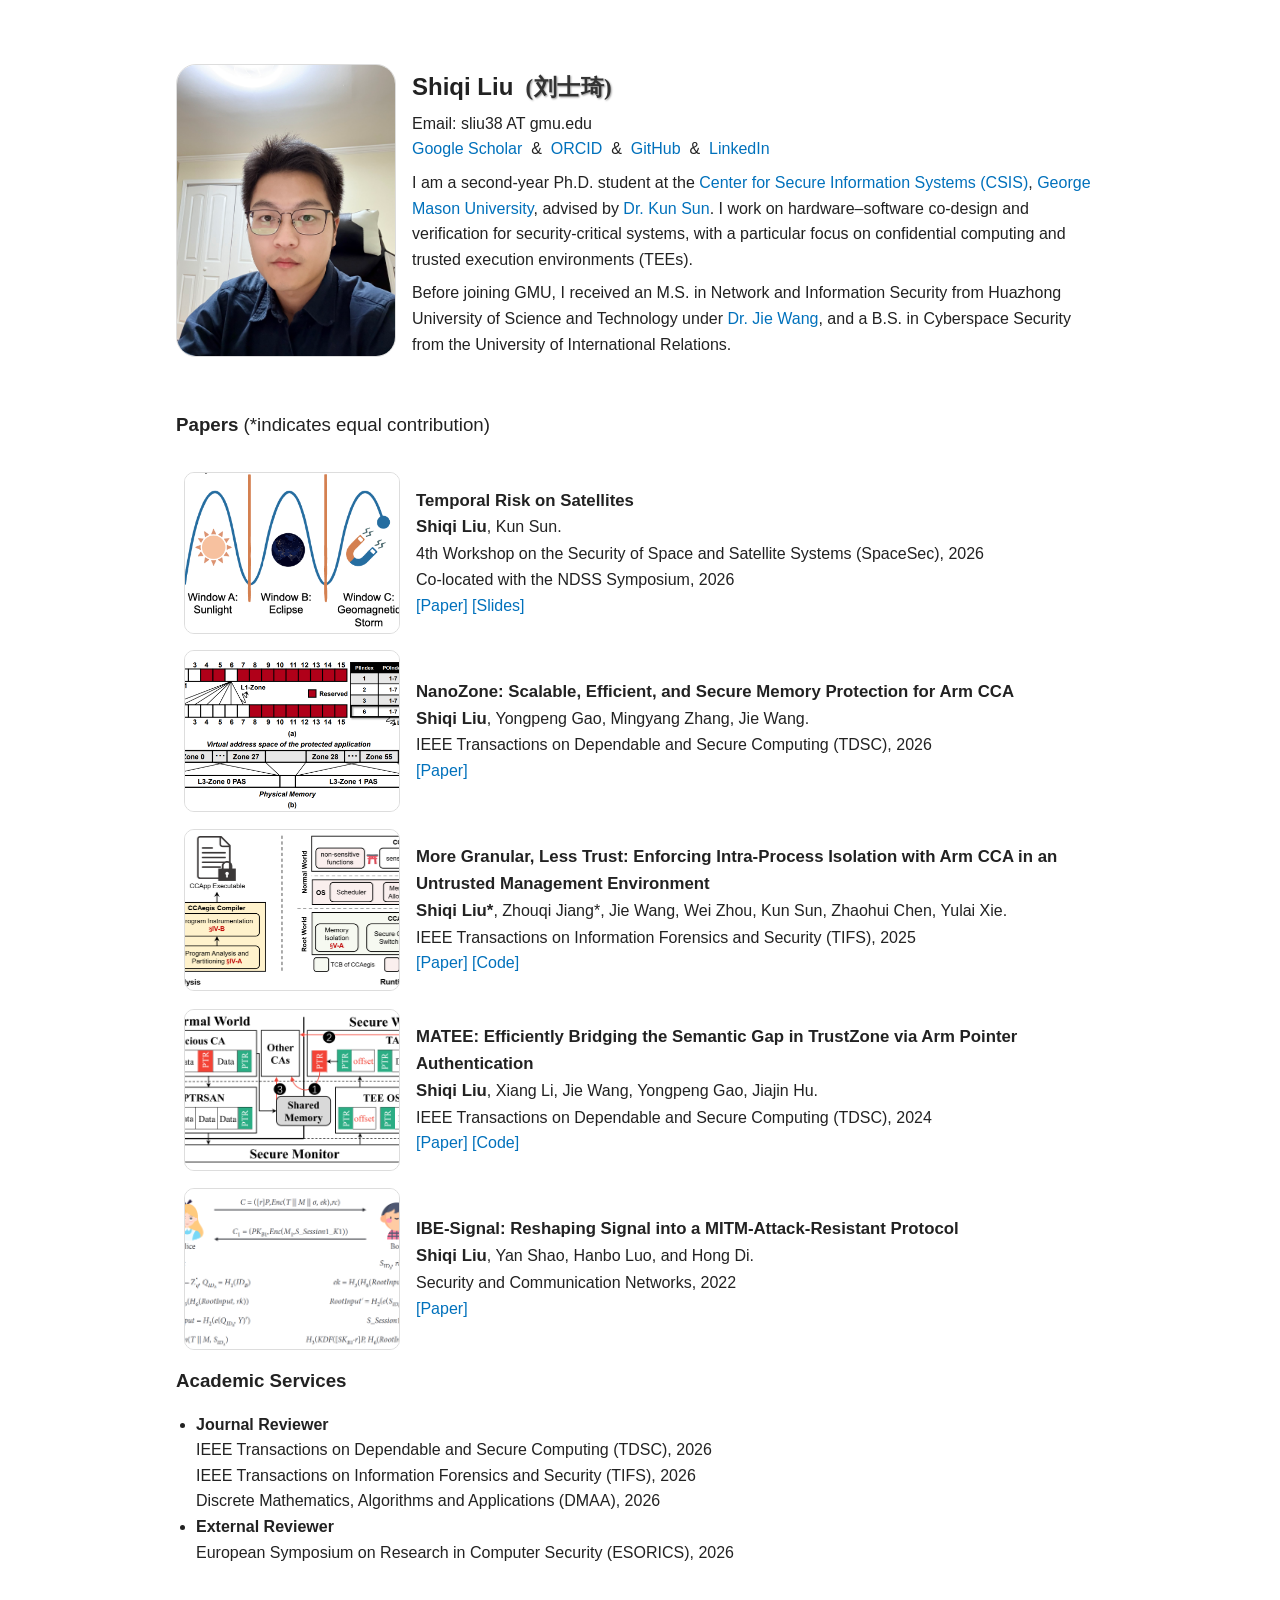
<file: index.html>
<!DOCTYPE html>
<html lang="en">

<head>
  <meta charset="utf-8">
  <title>Shiqi Liu's Homepage</title>
  <meta name="viewport" content="width=device-width, initial-scale=1">
  <meta name="description"
  content="Shiqi Liu — Ph.D. student at CSIS, George Mason University. Research focuses on program verification, with an emphasis on security patch verification, and interests in systems security, including confidential computing, trusted execution environments (TEEs), and software–hardware co-design.">
  <link href="res/css/site.css" rel="stylesheet">
</head>

<body>

  <div class="header">
    <div class="container">
      <div class="content-div"></div>
      <div class="row align-items-center">
        <div class="col-md-3 align-column-center">
          <img class="img-fluid avatar" src="res/figs/resume.jpg"
            style="border-radius:20px;border:1px solid #ddd;margin-bottom:5px" alt="profile" loading="lazy">
        </div>
        <div class="col-md-9">
          <h2> Shiqi Liu <span class="zh-name" lang="zh-Hans">(刘士琦)</span> </h2>
          Email: sliu38 AT gmu.edu<br>
          <a href="https://scholar.google.com/citations?user=Jdgy_5MAAAAJ&hl=en" target="_blank" rel="noopener"> Google
            Scholar </a>
          &nbsp;&amp;&nbsp; <a href="https://orcid.org/0000-0002-9164-8069" target="_blank" rel="noopener"> ORCID </a>
          &nbsp;&amp;&nbsp; <a href="https://github.com/erhade" target="_blank" rel="noopener"> GitHub </a>
          &nbsp;&amp;&nbsp; <a href="https://www.linkedin.com/in/shiqi-liu-83b3a9381/" target="_blank" rel="noopener">
            LinkedIn </a>

          <div class="small-div"></div>
          I am a second-year Ph.D. student at the <a href="https://csis.gmu.edu/" target="_blank" rel="noopener">Center
            for Secure
            Information Systems (CSIS)</a>, <a href="https://www.gmu.edu/" target="_blank" rel="noopener"> George Mason
            University</a>,
          advised by <a href="https://csis.gmu.edu/ksun/" target="_blank" rel="noopener"> Dr. Kun Sun</a>. 
          I work on hardware–software co-design and verification for security-critical systems, 
          with a particular focus on confidential computing and trusted execution environments (TEEs).

          <div class="small-div"></div>
          Before joining GMU, I received an M.S. in Network and Information Security from Huazhong University of Science
          and Technology under <a href="http://faculty.hust.edu.cn/wangjie123/zh_CN/index.htm" target="_blank"
            rel="noopener"> Dr. Jie
            Wang</a>, and a B.S. in Cyberspace Security from the University of International
          Relations.
        </div>
      </div>
    </div>
  </div>

  <!-- 
  <div class="container">
    <h3> Activities </h3>
    <ul>
      <li>Talk</li>
      <li class="no-bullet">
        <details>
          <summary>Show more...</summary>
          <ul>
            <li>Reviewing: XYZ.</li>
          </ul>
        </details>
      </li>
    </ul>
  </div> -->

  <div class="container">
    <h3> Papers <span class="" style="font-weight:normal">(*indicates equal contribution)</span></h3>
    <div class="small-div"></div>

    <div class="row align-items-center paper-wrap">
      <div class="col-md-3 align-column-center">
        <a href="res/files/temporal.pdf" target="_blank" rel="noopener">
          <img class="paper-thumb" src="res/figs/spacesec-temporal.png" alt="spacesec-temporal" loading="lazy">
        </a>
      </div>

      <div class="col-md-9">
        <div class="paper">
          <b>Temporal Risk on Satellites</b><br>
          <b>Shiqi Liu</b>, Kun Sun.<br>
          4th Workshop on the Security of Space and Satellite Systems (SpaceSec), 2026<br>
          Co-located with the NDSS Symposium, 2026<br>
          <a href="res/files/temporal.pdf">[Paper]</a>
          <a href="res/files/temporal-slide.pdf">[Slides]</a>
        </div>
      </div>
    </div>

    <div class="row align-items-center paper-wrap">
      <div class="col-md-3 align-column-center">
        <a href="res/files/NanoZone.pdf" target="_blank" rel="noopener">
          <img class="paper-thumb" src="res/figs/nanozone.png" alt="NanoZone" loading="lazy">
        </a>
      </div>

      <div class="col-md-9">
        <div class="paper">
          <b>NanoZone: Scalable, Efficient, and Secure Memory Protection for Arm CCA</b><br>
          <b>Shiqi Liu</b>, Yongpeng Gao, Mingyang Zhang, Jie Wang.<br>
          IEEE Transactions on Dependable and Secure Computing (TDSC), 2026<br>
          <a href="res/files/NanoZone.pdf">[Paper]</a>
        </div>
      </div>
    </div>

    <div class="row align-items-center paper-wrap">
      <div class="col-md-3 align-column-center">
        <a href="https://doi.org/10.1109/tifs.2025.3634981" target="_blank" rel="noopener">
          <img class="paper-thumb" src="res/figs/ccaegis.png" alt="CCAegis" loading="lazy">
        </a>
      </div>

      <div class="col-md-9">
        <div class="paper">
          <b>More Granular, Less Trust: Enforcing Intra-Process Isolation with Arm CCA in an Untrusted Management Environment</b><br>
          <b>Shiqi Liu*</b>, Zhouqi Jiang*, Jie Wang, Wei Zhou, Kun Sun, Zhaohui Chen, Yulai Xie.<br>
          IEEE Transactions on Information Forensics and Security (TIFS), 2025<br>
          <a href="res/files/CCAegis.pdf">[Paper]</a> <a
            href="https://github.com/erhade/CCAegis">[Code]</a>
        </div>
      </div>
    </div>

    <div class="row align-items-center paper-wrap">
      <div class="col-md-3 align-column-center">
        <a href="https://doi.org/10.1109/TDSC.2024.3445296" target="_blank" rel="noopener">
          <img class="paper-thumb" src="res/figs/matee.png" alt="MATEE" loading="lazy">
        </a>
      </div>

      <div class="col-md-9">
        <div class="paper">
          <b>MATEE: Efficiently Bridging the Semantic Gap in TrustZone via Arm Pointer Authentication</b><br>
          <b>Shiqi Liu</b>, Xiang Li, Jie Wang, Yongpeng Gao, Jiajin Hu.<br>
          IEEE Transactions on Dependable and Secure Computing (TDSC), 2024<br>
          <a href="res/files/MATEE.pdf">[Paper]</a> <a
            href="https://github.com/erhade/MaTEE">[Code]</a>
        </div>
      </div>
    </div>

    <div class="row align-items-center paper-wrap">
      <div class="col-md-3 align-column-center">
        <a href="https://onlinelibrary.wiley.com/doi/epdf/10.1155/2022/8653453" target="_blank" rel="noopener">
          <img class="paper-thumb" src="res/figs/ibe-signal.png" alt="IBE-Signal" loading="lazy">
        </a>
      </div>

      <div class="col-md-9">
        <div class="paper">
          <b>IBE-Signal: Reshaping Signal into a MITM-Attack-Resistant Protocol</b><br>
          <b>Shiqi Liu</b>, Yan Shao, Hanbo Luo, and Hong Di.<br>
          Security and Communication Networks, 2022<br>
          <a href="https://onlinelibrary.wiley.com/doi/epdf/10.1155/2022/8653453">[Paper]</a>
        </div>
      </div>
    </div>
  </div>

  <div class="container">
    <h3> Academic Services </h3>
    <ul>
      <li>
        <b>Journal Reviewer</b><br>
        IEEE Transactions on Dependable and Secure Computing (TDSC), 2026 <br>
        IEEE Transactions on Information Forensics and Security (TIFS), 2026 <br>
        Discrete Mathematics, Algorithms and Applications (DMAA), 2026 <br>
      </li>
      <li>
        <b>External Reviewer</b><br>
        European Symposium on Research in Computer Security (ESORICS), 2026 <br>
      </li>
    </ul>

    <div class="section-div"></div>
  </div>

</body>

</html>
</file>
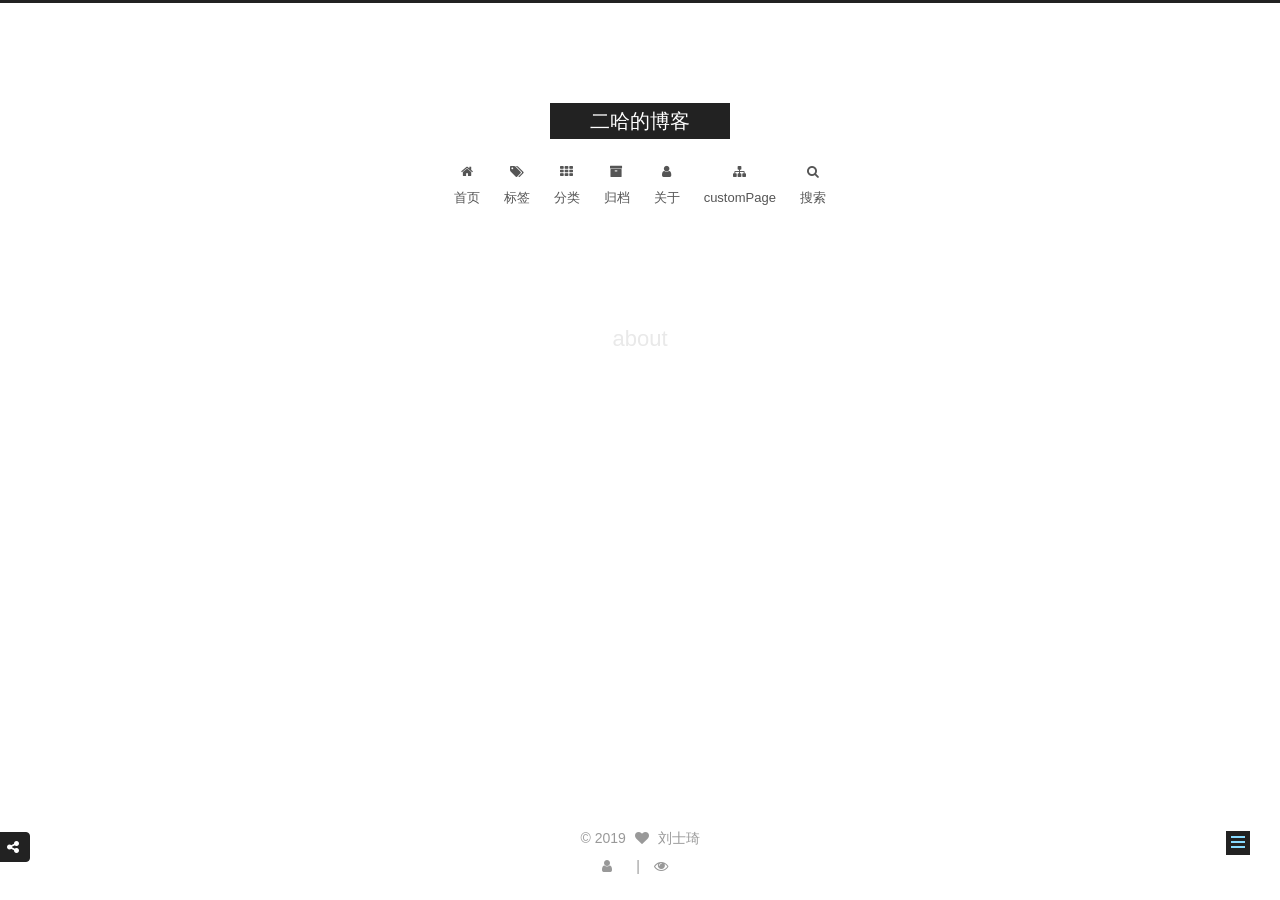
<file: about/index.html>
<!DOCTYPE html>



  


<html class="theme-next muse use-motion" lang="zh-Hans">
<head>
  <meta charset="UTF-8"/>
<meta http-equiv="X-UA-Compatible" content="IE=edge" />
<meta name="viewport" content="width=device-width, initial-scale=1, maximum-scale=1"/>
<meta name="theme-color" content="#222">









<meta http-equiv="Cache-Control" content="no-transform" />
<meta http-equiv="Cache-Control" content="no-siteapp" />
















  
  
  <link href="/lib/fancybox/source/jquery.fancybox.css?v=2.1.5" rel="stylesheet" type="text/css" />







<link href="/lib/font-awesome/css/font-awesome.min.css?v=4.6.2" rel="stylesheet" type="text/css" />

<link href="/css/main.css?v=5.1.4" rel="stylesheet" type="text/css" />


  <link rel="apple-touch-icon" sizes="180x180" href="/images/apple-touch-icon-next.png?v=5.1.4">


  <link rel="icon" type="image/png" sizes="32x32" href="/images/32bitbug_favicon.ico?v=5.1.4">


  <link rel="icon" type="image/png" sizes="16x16" href="/images/16bitbug_favicon.ico?v=5.1.4">


  <link rel="mask-icon" href="/images/logo.svg?v=5.1.4" color="#222">





  <meta name="keywords" content="Hexo, NexT" />





  <link rel="alternate" href="/atom.xml" title="二哈的博客" type="application/atom+xml" />






<meta property="og:type" content="website">
<meta property="og:title" content="about">
<meta property="og:url" content="http:&#x2F;&#x2F;www.liuerha.com&#x2F;about&#x2F;index.html">
<meta property="og:site_name" content="二哈的博客">
<meta property="og:locale" content="zh-Hans">
<meta property="og:updated_time" content="2019-11-03T12:18:12.390Z">
<meta name="twitter:card" content="summary">



<script type="text/javascript" id="hexo.configurations">
  var NexT = window.NexT || {};
  var CONFIG = {
    root: '/',
    scheme: 'Muse',
    version: '5.1.4',
    sidebar: {"position":"left","display":"post","offset":12,"b2t":false,"scrollpercent":false,"onmobile":false},
    fancybox: true,
    tabs: true,
    motion: {"enable":true,"async":false,"transition":{"post_block":"fadeIn","post_header":"slideDownIn","post_body":"slideDownIn","coll_header":"slideLeftIn","sidebar":"slideUpIn"}},
    duoshuo: {
      userId: '0',
      author: '博主'
    },
    algolia: {
      applicationID: '',
      apiKey: '',
      indexName: '',
      hits: {"per_page":10},
      labels: {"input_placeholder":"Search for Posts","hits_empty":"We didn't find any results for the search: ${query}","hits_stats":"${hits} results found in ${time} ms"}
    }
  };
</script>



  <link rel="canonical" href="http://www.liuerha.com/about/"/>





  <title>about | 二哈的博客</title>
  





  <script type="text/javascript">
    var _hmt = _hmt || [];
    (function() {
      var hm = document.createElement("script");
      hm.src = "https://hm.baidu.com/hm.js?0987e8380bbc6dc6765ae0ee131109b0";
      var s = document.getElementsByTagName("script")[0];
      s.parentNode.insertBefore(hm, s);
    })();
  </script>




</head>

<body itemscope itemtype="http://schema.org/WebPage" lang="zh-Hans">

  
  
    
  

  <div class="container sidebar-position-left page-post-detail">
    <div class="headband"></div>

    <header id="header" class="header" itemscope itemtype="http://schema.org/WPHeader">
      <div class="header-inner"><div class="site-brand-wrapper">
  <div class="site-meta ">
    

    <div class="custom-logo-site-title">
      <a href="/"  class="brand" rel="start">
        <span class="logo-line-before"><i></i></span>
        <span class="site-title">二哈的博客</span>
        <span class="logo-line-after"><i></i></span>
      </a>
    </div>
      
        <p class="site-subtitle"></p>
      
  </div>

  <div class="site-nav-toggle">
    <button>
      <span class="btn-bar"></span>
      <span class="btn-bar"></span>
      <span class="btn-bar"></span>
    </button>
  </div>
</div>

<nav class="site-nav">
  

  
    <ul id="menu" class="menu">
      
        
        <li class="menu-item menu-item-home">
          <a href="/%20" rel="section">
            
              <i class="menu-item-icon fa fa-fw fa-home"></i> <br />
            
            首页
          </a>
        </li>
      
        
        <li class="menu-item menu-item-tags">
          <a href="/tags/%20" rel="section">
            
              <i class="menu-item-icon fa fa-fw fa-tags"></i> <br />
            
            标签
          </a>
        </li>
      
        
        <li class="menu-item menu-item-categories">
          <a href="/categories/%20" rel="section">
            
              <i class="menu-item-icon fa fa-fw fa-th"></i> <br />
            
            分类
          </a>
        </li>
      
        
        <li class="menu-item menu-item-archives">
          <a href="/archives/%20" rel="section">
            
              <i class="menu-item-icon fa fa-fw fa-archive"></i> <br />
            
            归档
          </a>
        </li>
      
        
        <li class="menu-item menu-item-about">
          <a href="/about/%20" rel="section">
            
              <i class="menu-item-icon fa fa-fw fa-user"></i> <br />
            
            关于
          </a>
        </li>
      
        
        <li class="menu-item menu-item-custompage">
          <a href="/customPage%20" rel="section">
            
              <i class="menu-item-icon fa fa-fw fa-sitemap"></i> <br />
            
            customPage
          </a>
        </li>
      

      
        <li class="menu-item menu-item-search">
          
            <a href="javascript:;" class="popup-trigger">
          
            
              <i class="menu-item-icon fa fa-search fa-fw"></i> <br />
            
            搜索
          </a>
        </li>
      
    </ul>
  

  
    <div class="site-search">
      
  <div class="popup search-popup local-search-popup">
  <div class="local-search-header clearfix">
    <span class="search-icon">
      <i class="fa fa-search"></i>
    </span>
    <span class="popup-btn-close">
      <i class="fa fa-times-circle"></i>
    </span>
    <div class="local-search-input-wrapper">
      <input autocomplete="off"
             placeholder="搜索..." spellcheck="false"
             type="text" id="local-search-input">
    </div>
  </div>
  <div id="local-search-result"></div>
</div>



    </div>
  
</nav>



 </div>
    </header>

    <main id="main" class="main">
      <div class="main-inner">
        <div class="content-wrap">
          <div id="content" class="content">
            

  <div id="posts" class="posts-expand">
    
    
    
    <div class="post-block page">
      <header class="post-header">

	<h1 class="post-title" itemprop="name headline">about</h1>



</header>

      
      
      
      <div class="post-body">
        
        
          
        
      </div>
      
      
      
    </div>
    
    
    
  </div>


          </div>
          


          

  
    <div class="comments" id="comments">
      <div id="lv-container" data-id="city" data-uid="MTAyMC80NzM2OS8yMzg2OQ=="></div>
    </div>

  



        </div>
        
          
  
  <div class="sidebar-toggle">
    <div class="sidebar-toggle-line-wrap">
      <span class="sidebar-toggle-line sidebar-toggle-line-first"></span>
      <span class="sidebar-toggle-line sidebar-toggle-line-middle"></span>
      <span class="sidebar-toggle-line sidebar-toggle-line-last"></span>
    </div>
  </div>

  <aside id="sidebar" class="sidebar">
    
    <div class="sidebar-inner">

      

      

      <section class="site-overview-wrap sidebar-panel sidebar-panel-active">
        <div class="site-overview">
          <div class="site-author motion-element" itemprop="author" itemscope itemtype="http://schema.org/Person">
            
              <img class="site-author-image" itemprop="image"
                src="/images/avatar.jpeg"
                alt="刘士琦" />
            
              <p class="site-author-name" itemprop="name">刘士琦</p>
              <p class="site-description motion-element" itemprop="description"></p>
          </div>

          <nav class="site-state motion-element">

            
              <div class="site-state-item site-state-posts">
              
                <a href="/archives/%20%7C%7C%20archive">
              
                  <span class="site-state-item-count">1</span>
                  <span class="site-state-item-name">日志</span>
                </a>
              </div>
            

            

            

          </nav>

          
            <div class="feed-link motion-element">
              <a href="/atom.xml" rel="alternate">
                <i class="fa fa-rss"></i>
                RSS
              </a>
            </div>
          

          
            <div class="links-of-author motion-element">
                
                  <span class="links-of-author-item">
                    <a href="https://github.com/erhade" target="_blank" title="GitHub">
                      
                        <i class="fa fa-fw fa-github"></i>GitHub</a>
                  </span>
                
                  <span class="links-of-author-item">
                    <a href="mailto:702195917@qq.com" target="_blank" title="E-Mail">
                      
                        <i class="fa fa-fw fa-envelope"></i>E-Mail</a>
                  </span>
                
            </div>
          

          
          

          
          
            <div class="links-of-blogroll motion-element links-of-blogroll-block">
              <div class="links-of-blogroll-title">
                <i class="fa  fa-fw fa-link"></i>
                Links
              </div>
              <ul class="links-of-blogroll-list">
                
                  <li class="links-of-blogroll-item">
                    <a href="https://www.github.com" title="Github" target="_blank">Github</a>
                  </li>
                
                  <li class="links-of-blogroll-item">
                    <a href="https://www.zhihu.com" title="知乎" target="_blank">知乎</a>
                  </li>
                
              </ul>
            </div>
          

          

        </div>
      </section>

      

      

    </div>
  </aside>


        
      </div>
    </main>

    <footer id="footer" class="footer">
      <div class="footer-inner">
        

<div class="copyright">
  
  &copy; 
  <span itemprop="copyrightYear">2019</span>
  <span class="with-love">
    <i class="fa fa-heart"></i>
  </span>
  <span class="author" itemprop="copyrightHolder">刘士琦</span>
</div>

        
<div class="busuanzi-count">
  <script async src="https://dn-lbstatics.qbox.me/busuanzi/2.3/busuanzi.pure.mini.js"></script>

  
    <span class="site-uv">
      <i class="fa fa-user"></i>
      <span class="busuanzi-value" id="busuanzi_value_site_uv"></span>
      
    </span>
  

  
    <span class="site-pv">
      <i class="fa fa-eye"></i>
      <span class="busuanzi-value" id="busuanzi_value_site_pv"></span>
      
    </span>
  
</div>








        
      </div>
    </footer>

    
      <div class="back-to-top">
        <i class="fa fa-arrow-up"></i>
        
      </div>
    

    
      <div id="needsharebutton-float">
        <span class="btn">
          <i class="fa fa-share-alt" aria-hidden="true"></i>
        </span>
      </div>
    

  </div>

  

<script type="text/javascript">
  if (Object.prototype.toString.call(window.Promise) !== '[object Function]') {
    window.Promise = null;
  }
</script>









  












  
  
    <script type="text/javascript" src="/lib/jquery/index.js?v=2.1.3"></script>
  

  
  
    <script type="text/javascript" src="/lib/fastclick/lib/fastclick.min.js?v=1.0.6"></script>
  

  
  
    <script type="text/javascript" src="/lib/jquery_lazyload/jquery.lazyload.js?v=1.9.7"></script>
  

  
  
    <script type="text/javascript" src="/lib/velocity/velocity.min.js?v=1.2.1"></script>
  

  
  
    <script type="text/javascript" src="/lib/velocity/velocity.ui.min.js?v=1.2.1"></script>
  

  
  
    <script type="text/javascript" src="/lib/fancybox/source/jquery.fancybox.pack.js?v=2.1.5"></script>
  


  


  <script type="text/javascript" src="/js/src/utils.js?v=5.1.4"></script>

  <script type="text/javascript" src="/js/src/motion.js?v=5.1.4"></script>



  
  

  
  <script type="text/javascript" src="/js/src/scrollspy.js?v=5.1.4"></script>
<script type="text/javascript" src="/js/src/post-details.js?v=5.1.4"></script>



  


  <script type="text/javascript" src="/js/src/bootstrap.js?v=5.1.4"></script>



  


  




	





  





  
    <script type="text/javascript">
      (function(d, s) {
        var j, e = d.getElementsByTagName(s)[0];
        if (typeof LivereTower === 'function') { return; }
        j = d.createElement(s);
        j.src = 'https://cdn-city.livere.com/js/embed.dist.js';
        j.async = true;
        e.parentNode.insertBefore(j, e);
      })(document, 'script');
    </script>
  












  

  <script type="text/javascript">
    // Popup Window;
    var isfetched = false;
    var isXml = true;
    // Search DB path;
    var search_path = "search.xml";
    if (search_path.length === 0) {
      search_path = "search.xml";
    } else if (/json$/i.test(search_path)) {
      isXml = false;
    }
    var path = "/" + search_path;
    // monitor main search box;

    var onPopupClose = function (e) {
      $('.popup').hide();
      $('#local-search-input').val('');
      $('.search-result-list').remove();
      $('#no-result').remove();
      $(".local-search-pop-overlay").remove();
      $('body').css('overflow', '');
    }

    function proceedsearch() {
      $("body")
        .append('<div class="search-popup-overlay local-search-pop-overlay"></div>')
        .css('overflow', 'hidden');
      $('.search-popup-overlay').click(onPopupClose);
      $('.popup').toggle();
      var $localSearchInput = $('#local-search-input');
      $localSearchInput.attr("autocapitalize", "none");
      $localSearchInput.attr("autocorrect", "off");
      $localSearchInput.focus();
    }

    // search function;
    var searchFunc = function(path, search_id, content_id) {
      'use strict';

      // start loading animation
      $("body")
        .append('<div class="search-popup-overlay local-search-pop-overlay">' +
          '<div id="search-loading-icon">' +
          '<i class="fa fa-spinner fa-pulse fa-5x fa-fw"></i>' +
          '</div>' +
          '</div>')
        .css('overflow', 'hidden');
      $("#search-loading-icon").css('margin', '20% auto 0 auto').css('text-align', 'center');

      $.ajax({
        url: path,
        dataType: isXml ? "xml" : "json",
        async: true,
        success: function(res) {
          // get the contents from search data
          isfetched = true;
          $('.popup').detach().appendTo('.header-inner');
          var datas = isXml ? $("entry", res).map(function() {
            return {
              title: $("title", this).text(),
              content: $("content",this).text(),
              url: $("url" , this).text()
            };
          }).get() : res;
          var input = document.getElementById(search_id);
          var resultContent = document.getElementById(content_id);
          var inputEventFunction = function() {
            var searchText = input.value.trim().toLowerCase();
            var keywords = searchText.split(/[\s\-]+/);
            if (keywords.length > 1) {
              keywords.push(searchText);
            }
            var resultItems = [];
            if (searchText.length > 0) {
              // perform local searching
              datas.forEach(function(data) {
                var isMatch = false;
                var hitCount = 0;
                var searchTextCount = 0;
                var title = data.title.trim();
                var titleInLowerCase = title.toLowerCase();
                var content = data.content.trim().replace(/<[^>]+>/g,"");
                var contentInLowerCase = content.toLowerCase();
                var articleUrl = decodeURIComponent(data.url);
                var indexOfTitle = [];
                var indexOfContent = [];
                // only match articles with not empty titles
                if(title != '') {
                  keywords.forEach(function(keyword) {
                    function getIndexByWord(word, text, caseSensitive) {
                      var wordLen = word.length;
                      if (wordLen === 0) {
                        return [];
                      }
                      var startPosition = 0, position = [], index = [];
                      if (!caseSensitive) {
                        text = text.toLowerCase();
                        word = word.toLowerCase();
                      }
                      while ((position = text.indexOf(word, startPosition)) > -1) {
                        index.push({position: position, word: word});
                        startPosition = position + wordLen;
                      }
                      return index;
                    }

                    indexOfTitle = indexOfTitle.concat(getIndexByWord(keyword, titleInLowerCase, false));
                    indexOfContent = indexOfContent.concat(getIndexByWord(keyword, contentInLowerCase, false));
                  });
                  if (indexOfTitle.length > 0 || indexOfContent.length > 0) {
                    isMatch = true;
                    hitCount = indexOfTitle.length + indexOfContent.length;
                  }
                }

                // show search results

                if (isMatch) {
                  // sort index by position of keyword

                  [indexOfTitle, indexOfContent].forEach(function (index) {
                    index.sort(function (itemLeft, itemRight) {
                      if (itemRight.position !== itemLeft.position) {
                        return itemRight.position - itemLeft.position;
                      } else {
                        return itemLeft.word.length - itemRight.word.length;
                      }
                    });
                  });

                  // merge hits into slices

                  function mergeIntoSlice(text, start, end, index) {
                    var item = index[index.length - 1];
                    var position = item.position;
                    var word = item.word;
                    var hits = [];
                    var searchTextCountInSlice = 0;
                    while (position + word.length <= end && index.length != 0) {
                      if (word === searchText) {
                        searchTextCountInSlice++;
                      }
                      hits.push({position: position, length: word.length});
                      var wordEnd = position + word.length;

                      // move to next position of hit

                      index.pop();
                      while (index.length != 0) {
                        item = index[index.length - 1];
                        position = item.position;
                        word = item.word;
                        if (wordEnd > position) {
                          index.pop();
                        } else {
                          break;
                        }
                      }
                    }
                    searchTextCount += searchTextCountInSlice;
                    return {
                      hits: hits,
                      start: start,
                      end: end,
                      searchTextCount: searchTextCountInSlice
                    };
                  }

                  var slicesOfTitle = [];
                  if (indexOfTitle.length != 0) {
                    slicesOfTitle.push(mergeIntoSlice(title, 0, title.length, indexOfTitle));
                  }

                  var slicesOfContent = [];
                  while (indexOfContent.length != 0) {
                    var item = indexOfContent[indexOfContent.length - 1];
                    var position = item.position;
                    var word = item.word;
                    // cut out 100 characters
                    var start = position - 20;
                    var end = position + 80;
                    if(start < 0){
                      start = 0;
                    }
                    if (end < position + word.length) {
                      end = position + word.length;
                    }
                    if(end > content.length){
                      end = content.length;
                    }
                    slicesOfContent.push(mergeIntoSlice(content, start, end, indexOfContent));
                  }

                  // sort slices in content by search text's count and hits' count

                  slicesOfContent.sort(function (sliceLeft, sliceRight) {
                    if (sliceLeft.searchTextCount !== sliceRight.searchTextCount) {
                      return sliceRight.searchTextCount - sliceLeft.searchTextCount;
                    } else if (sliceLeft.hits.length !== sliceRight.hits.length) {
                      return sliceRight.hits.length - sliceLeft.hits.length;
                    } else {
                      return sliceLeft.start - sliceRight.start;
                    }
                  });

                  // select top N slices in content

                  var upperBound = parseInt('1');
                  if (upperBound >= 0) {
                    slicesOfContent = slicesOfContent.slice(0, upperBound);
                  }

                  // highlight title and content

                  function highlightKeyword(text, slice) {
                    var result = '';
                    var prevEnd = slice.start;
                    slice.hits.forEach(function (hit) {
                      result += text.substring(prevEnd, hit.position);
                      var end = hit.position + hit.length;
                      result += '<b class="search-keyword">' + text.substring(hit.position, end) + '</b>';
                      prevEnd = end;
                    });
                    result += text.substring(prevEnd, slice.end);
                    return result;
                  }

                  var resultItem = '';

                  if (slicesOfTitle.length != 0) {
                    resultItem += "<li><a href='" + articleUrl + "' class='search-result-title'>" + highlightKeyword(title, slicesOfTitle[0]) + "</a>";
                  } else {
                    resultItem += "<li><a href='" + articleUrl + "' class='search-result-title'>" + title + "</a>";
                  }

                  slicesOfContent.forEach(function (slice) {
                    resultItem += "<a href='" + articleUrl + "'>" +
                      "<p class=\"search-result\">" + highlightKeyword(content, slice) +
                      "...</p>" + "</a>";
                  });

                  resultItem += "</li>";
                  resultItems.push({
                    item: resultItem,
                    searchTextCount: searchTextCount,
                    hitCount: hitCount,
                    id: resultItems.length
                  });
                }
              })
            };
            if (keywords.length === 1 && keywords[0] === "") {
              resultContent.innerHTML = '<div id="no-result"><i class="fa fa-search fa-5x" /></div>'
            } else if (resultItems.length === 0) {
              resultContent.innerHTML = '<div id="no-result"><i class="fa fa-frown-o fa-5x" /></div>'
            } else {
              resultItems.sort(function (resultLeft, resultRight) {
                if (resultLeft.searchTextCount !== resultRight.searchTextCount) {
                  return resultRight.searchTextCount - resultLeft.searchTextCount;
                } else if (resultLeft.hitCount !== resultRight.hitCount) {
                  return resultRight.hitCount - resultLeft.hitCount;
                } else {
                  return resultRight.id - resultLeft.id;
                }
              });
              var searchResultList = '<ul class=\"search-result-list\">';
              resultItems.forEach(function (result) {
                searchResultList += result.item;
              })
              searchResultList += "</ul>";
              resultContent.innerHTML = searchResultList;
            }
          }

          if ('auto' === 'auto') {
            input.addEventListener('input', inputEventFunction);
          } else {
            $('.search-icon').click(inputEventFunction);
            input.addEventListener('keypress', function (event) {
              if (event.keyCode === 13) {
                inputEventFunction();
              }
            });
          }

          // remove loading animation
          $(".local-search-pop-overlay").remove();
          $('body').css('overflow', '');

          proceedsearch();
        }
      });
    }

    // handle and trigger popup window;
    $('.popup-trigger').click(function(e) {
      e.stopPropagation();
      if (isfetched === false) {
        searchFunc(path, 'local-search-input', 'local-search-result');
      } else {
        proceedsearch();
      };
    });

    $('.popup-btn-close').click(onPopupClose);
    $('.popup').click(function(e){
      e.stopPropagation();
    });
    $(document).on('keyup', function (event) {
      var shouldDismissSearchPopup = event.which === 27 &&
        $('.search-popup').is(':visible');
      if (shouldDismissSearchPopup) {
        onPopupClose();
      }
    });
  </script>





  

  

  

  
  
  
  <link rel="stylesheet" href="/lib/needsharebutton/needsharebutton.css">

  
  
  <script src="/lib/needsharebutton/needsharebutton.js"></script>

  <script>
    
      pbOptions = {};
      
          pbOptions.iconStyle = "box";
      
          pbOptions.boxForm = "horizontal";
      
          pbOptions.position = "bottomCenter";
      
          pbOptions.networks = "Weibo,Wechat,Douban,QQZone,Twitter,Facebook";
      
      new needShareButton('#needsharebutton-postbottom', pbOptions);
    
    
      flOptions = {};
      
          flOptions.iconStyle = "box";
      
          flOptions.boxForm = "horizontal";
      
          flOptions.position = "middleRight";
      
          flOptions.networks = "Weibo,Wechat,Douban,QQZone,Twitter,Facebook";
      
      new needShareButton('#needsharebutton-float', flOptions);
    
  </script>

  

  

  

  

</body>
</html>
</file>
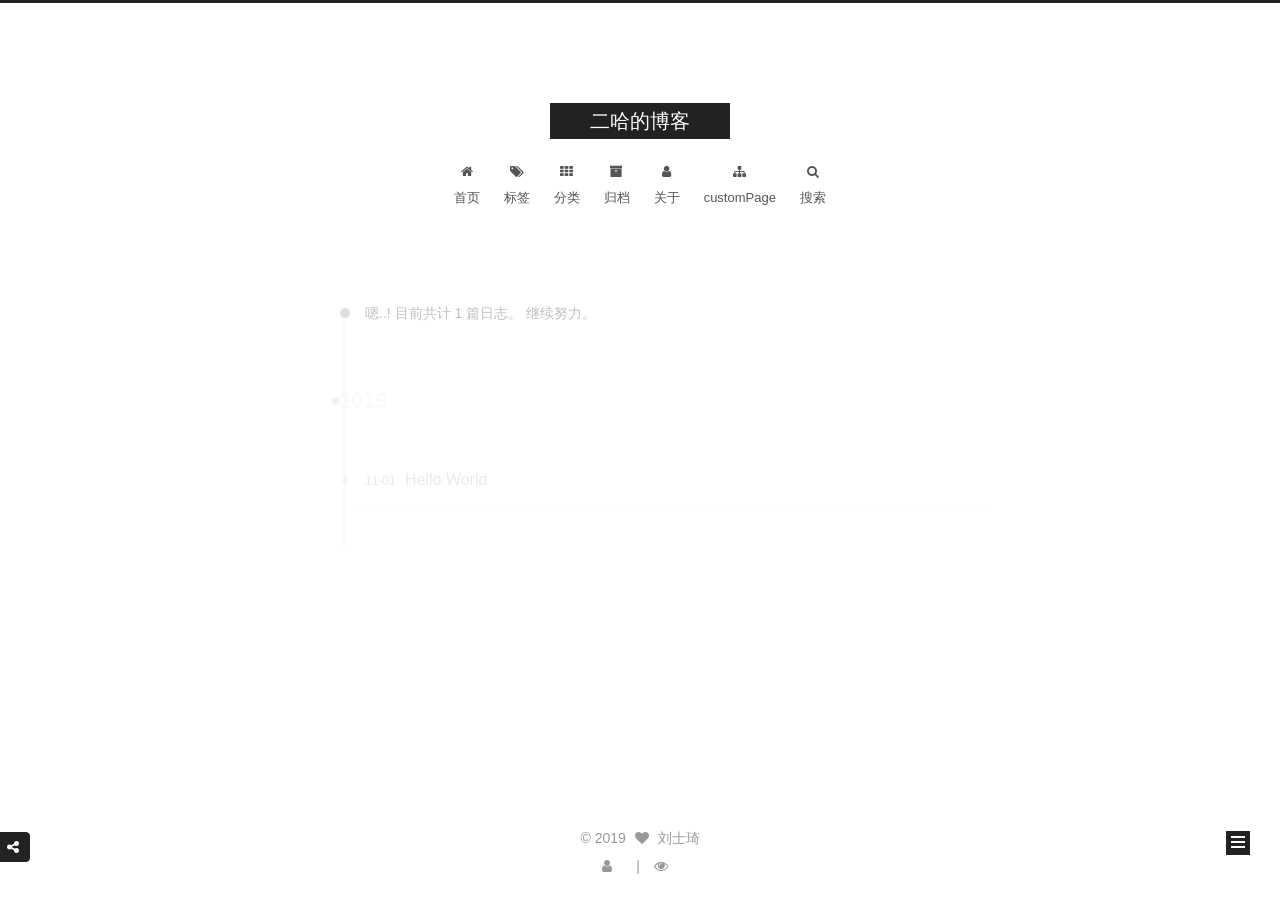
<file: archives/index.html>
<!DOCTYPE html>



  


<html class="theme-next muse use-motion" lang="zh-Hans">
<head>
  <meta charset="UTF-8"/>
<meta http-equiv="X-UA-Compatible" content="IE=edge" />
<meta name="viewport" content="width=device-width, initial-scale=1, maximum-scale=1"/>
<meta name="theme-color" content="#222">









<meta http-equiv="Cache-Control" content="no-transform" />
<meta http-equiv="Cache-Control" content="no-siteapp" />
















  
  
  <link href="/lib/fancybox/source/jquery.fancybox.css?v=2.1.5" rel="stylesheet" type="text/css" />







<link href="/lib/font-awesome/css/font-awesome.min.css?v=4.6.2" rel="stylesheet" type="text/css" />

<link href="/css/main.css?v=5.1.4" rel="stylesheet" type="text/css" />


  <link rel="apple-touch-icon" sizes="180x180" href="/images/apple-touch-icon-next.png?v=5.1.4">


  <link rel="icon" type="image/png" sizes="32x32" href="/images/32bitbug_favicon.ico?v=5.1.4">


  <link rel="icon" type="image/png" sizes="16x16" href="/images/16bitbug_favicon.ico?v=5.1.4">


  <link rel="mask-icon" href="/images/logo.svg?v=5.1.4" color="#222">





  <meta name="keywords" content="Hexo, NexT" />





  <link rel="alternate" href="/atom.xml" title="二哈的博客" type="application/atom+xml" />






<meta property="og:type" content="website">
<meta property="og:title" content="二哈的博客">
<meta property="og:url" content="http:&#x2F;&#x2F;www.liuerha.com&#x2F;archives&#x2F;index.html">
<meta property="og:site_name" content="二哈的博客">
<meta property="og:locale" content="zh-Hans">
<meta name="twitter:card" content="summary">



<script type="text/javascript" id="hexo.configurations">
  var NexT = window.NexT || {};
  var CONFIG = {
    root: '/',
    scheme: 'Muse',
    version: '5.1.4',
    sidebar: {"position":"left","display":"post","offset":12,"b2t":false,"scrollpercent":false,"onmobile":false},
    fancybox: true,
    tabs: true,
    motion: {"enable":true,"async":false,"transition":{"post_block":"fadeIn","post_header":"slideDownIn","post_body":"slideDownIn","coll_header":"slideLeftIn","sidebar":"slideUpIn"}},
    duoshuo: {
      userId: '0',
      author: '博主'
    },
    algolia: {
      applicationID: '',
      apiKey: '',
      indexName: '',
      hits: {"per_page":10},
      labels: {"input_placeholder":"Search for Posts","hits_empty":"We didn't find any results for the search: ${query}","hits_stats":"${hits} results found in ${time} ms"}
    }
  };
</script>



  <link rel="canonical" href="http://www.liuerha.com/archives/"/>





  <title>归档 | 二哈的博客</title>
  





  <script type="text/javascript">
    var _hmt = _hmt || [];
    (function() {
      var hm = document.createElement("script");
      hm.src = "https://hm.baidu.com/hm.js?0987e8380bbc6dc6765ae0ee131109b0";
      var s = document.getElementsByTagName("script")[0];
      s.parentNode.insertBefore(hm, s);
    })();
  </script>




</head>

<body itemscope itemtype="http://schema.org/WebPage" lang="zh-Hans">

  
  
    
  

  <div class="container sidebar-position-left page-archive">
    <div class="headband"></div>

    <header id="header" class="header" itemscope itemtype="http://schema.org/WPHeader">
      <div class="header-inner"><div class="site-brand-wrapper">
  <div class="site-meta ">
    

    <div class="custom-logo-site-title">
      <a href="/"  class="brand" rel="start">
        <span class="logo-line-before"><i></i></span>
        <span class="site-title">二哈的博客</span>
        <span class="logo-line-after"><i></i></span>
      </a>
    </div>
      
        <p class="site-subtitle"></p>
      
  </div>

  <div class="site-nav-toggle">
    <button>
      <span class="btn-bar"></span>
      <span class="btn-bar"></span>
      <span class="btn-bar"></span>
    </button>
  </div>
</div>

<nav class="site-nav">
  

  
    <ul id="menu" class="menu">
      
        
        <li class="menu-item menu-item-home">
          <a href="/%20" rel="section">
            
              <i class="menu-item-icon fa fa-fw fa-home"></i> <br />
            
            首页
          </a>
        </li>
      
        
        <li class="menu-item menu-item-tags">
          <a href="/tags/%20" rel="section">
            
              <i class="menu-item-icon fa fa-fw fa-tags"></i> <br />
            
            标签
          </a>
        </li>
      
        
        <li class="menu-item menu-item-categories">
          <a href="/categories/%20" rel="section">
            
              <i class="menu-item-icon fa fa-fw fa-th"></i> <br />
            
            分类
          </a>
        </li>
      
        
        <li class="menu-item menu-item-archives">
          <a href="/archives/%20" rel="section">
            
              <i class="menu-item-icon fa fa-fw fa-archive"></i> <br />
            
            归档
          </a>
        </li>
      
        
        <li class="menu-item menu-item-about">
          <a href="/about/%20" rel="section">
            
              <i class="menu-item-icon fa fa-fw fa-user"></i> <br />
            
            关于
          </a>
        </li>
      
        
        <li class="menu-item menu-item-custompage">
          <a href="/customPage%20" rel="section">
            
              <i class="menu-item-icon fa fa-fw fa-sitemap"></i> <br />
            
            customPage
          </a>
        </li>
      

      
        <li class="menu-item menu-item-search">
          
            <a href="javascript:;" class="popup-trigger">
          
            
              <i class="menu-item-icon fa fa-search fa-fw"></i> <br />
            
            搜索
          </a>
        </li>
      
    </ul>
  

  
    <div class="site-search">
      
  <div class="popup search-popup local-search-popup">
  <div class="local-search-header clearfix">
    <span class="search-icon">
      <i class="fa fa-search"></i>
    </span>
    <span class="popup-btn-close">
      <i class="fa fa-times-circle"></i>
    </span>
    <div class="local-search-input-wrapper">
      <input autocomplete="off"
             placeholder="搜索..." spellcheck="false"
             type="text" id="local-search-input">
    </div>
  </div>
  <div id="local-search-result"></div>
</div>



    </div>
  
</nav>



 </div>
    </header>

    <main id="main" class="main">
      <div class="main-inner">
        <div class="content-wrap">
          <div id="content" class="content">
            

  
  
  
  <div class="post-block archive">
    <div id="posts" class="posts-collapse">
      <span class="archive-move-on"></span>

      <span class="archive-page-counter">
        
        
        
          
        
        嗯..! 目前共计 1 篇日志。 继续努力。
      </span>

      

        
        
        

        
          
          <div class="collection-title">
            <h1 class="archive-year" id="archive-year-2019">2019</h1>
          </div>
        
        

        

  <article class="post post-type-normal" itemscope itemtype="http://schema.org/Article">
    <header class="post-header">

      <h2 class="post-title">
        
            <a class="post-title-link" href="/2019/11/01/hello-world/" itemprop="url">
              
                <span itemprop="name">Hello World</span>
              
            </a>
        
      </h2>

      <div class="post-meta">
        <time class="post-time" itemprop="dateCreated"
              datetime="2019-11-01T00:04:39+08:00"
              content="2019-11-01" >
          11-01
        </time>
      </div>

    </header>
  </article>



      

    </div>
  </div>
  
  
  

  



          </div>
          


          

        </div>
        
          
  
  <div class="sidebar-toggle">
    <div class="sidebar-toggle-line-wrap">
      <span class="sidebar-toggle-line sidebar-toggle-line-first"></span>
      <span class="sidebar-toggle-line sidebar-toggle-line-middle"></span>
      <span class="sidebar-toggle-line sidebar-toggle-line-last"></span>
    </div>
  </div>

  <aside id="sidebar" class="sidebar">
    
    <div class="sidebar-inner">

      

      

      <section class="site-overview-wrap sidebar-panel sidebar-panel-active">
        <div class="site-overview">
          <div class="site-author motion-element" itemprop="author" itemscope itemtype="http://schema.org/Person">
            
              <img class="site-author-image" itemprop="image"
                src="/images/avatar.jpeg"
                alt="刘士琦" />
            
              <p class="site-author-name" itemprop="name">刘士琦</p>
              <p class="site-description motion-element" itemprop="description"></p>
          </div>

          <nav class="site-state motion-element">

            
              <div class="site-state-item site-state-posts">
              
                <a href="/archives/%20%7C%7C%20archive">
              
                  <span class="site-state-item-count">1</span>
                  <span class="site-state-item-name">日志</span>
                </a>
              </div>
            

            

            

          </nav>

          
            <div class="feed-link motion-element">
              <a href="/atom.xml" rel="alternate">
                <i class="fa fa-rss"></i>
                RSS
              </a>
            </div>
          

          
            <div class="links-of-author motion-element">
                
                  <span class="links-of-author-item">
                    <a href="https://github.com/erhade" target="_blank" title="GitHub">
                      
                        <i class="fa fa-fw fa-github"></i>GitHub</a>
                  </span>
                
                  <span class="links-of-author-item">
                    <a href="mailto:702195917@qq.com" target="_blank" title="E-Mail">
                      
                        <i class="fa fa-fw fa-envelope"></i>E-Mail</a>
                  </span>
                
            </div>
          

          
          

          
          
            <div class="links-of-blogroll motion-element links-of-blogroll-block">
              <div class="links-of-blogroll-title">
                <i class="fa  fa-fw fa-link"></i>
                Links
              </div>
              <ul class="links-of-blogroll-list">
                
                  <li class="links-of-blogroll-item">
                    <a href="https://www.github.com" title="Github" target="_blank">Github</a>
                  </li>
                
                  <li class="links-of-blogroll-item">
                    <a href="https://www.zhihu.com" title="知乎" target="_blank">知乎</a>
                  </li>
                
              </ul>
            </div>
          

          

        </div>
      </section>

      

      

    </div>
  </aside>


        
      </div>
    </main>

    <footer id="footer" class="footer">
      <div class="footer-inner">
        

<div class="copyright">
  
  &copy; 
  <span itemprop="copyrightYear">2019</span>
  <span class="with-love">
    <i class="fa fa-heart"></i>
  </span>
  <span class="author" itemprop="copyrightHolder">刘士琦</span>
</div>

        
<div class="busuanzi-count">
  <script async src="https://dn-lbstatics.qbox.me/busuanzi/2.3/busuanzi.pure.mini.js"></script>

  
    <span class="site-uv">
      <i class="fa fa-user"></i>
      <span class="busuanzi-value" id="busuanzi_value_site_uv"></span>
      
    </span>
  

  
    <span class="site-pv">
      <i class="fa fa-eye"></i>
      <span class="busuanzi-value" id="busuanzi_value_site_pv"></span>
      
    </span>
  
</div>








        
      </div>
    </footer>

    
      <div class="back-to-top">
        <i class="fa fa-arrow-up"></i>
        
      </div>
    

    
      <div id="needsharebutton-float">
        <span class="btn">
          <i class="fa fa-share-alt" aria-hidden="true"></i>
        </span>
      </div>
    

  </div>

  

<script type="text/javascript">
  if (Object.prototype.toString.call(window.Promise) !== '[object Function]') {
    window.Promise = null;
  }
</script>









  












  
  
    <script type="text/javascript" src="/lib/jquery/index.js?v=2.1.3"></script>
  

  
  
    <script type="text/javascript" src="/lib/fastclick/lib/fastclick.min.js?v=1.0.6"></script>
  

  
  
    <script type="text/javascript" src="/lib/jquery_lazyload/jquery.lazyload.js?v=1.9.7"></script>
  

  
  
    <script type="text/javascript" src="/lib/velocity/velocity.min.js?v=1.2.1"></script>
  

  
  
    <script type="text/javascript" src="/lib/velocity/velocity.ui.min.js?v=1.2.1"></script>
  

  
  
    <script type="text/javascript" src="/lib/fancybox/source/jquery.fancybox.pack.js?v=2.1.5"></script>
  


  


  <script type="text/javascript" src="/js/src/utils.js?v=5.1.4"></script>

  <script type="text/javascript" src="/js/src/motion.js?v=5.1.4"></script>



  
  

  

  


  <script type="text/javascript" src="/js/src/bootstrap.js?v=5.1.4"></script>



  


  




	





  





  












  

  <script type="text/javascript">
    // Popup Window;
    var isfetched = false;
    var isXml = true;
    // Search DB path;
    var search_path = "search.xml";
    if (search_path.length === 0) {
      search_path = "search.xml";
    } else if (/json$/i.test(search_path)) {
      isXml = false;
    }
    var path = "/" + search_path;
    // monitor main search box;

    var onPopupClose = function (e) {
      $('.popup').hide();
      $('#local-search-input').val('');
      $('.search-result-list').remove();
      $('#no-result').remove();
      $(".local-search-pop-overlay").remove();
      $('body').css('overflow', '');
    }

    function proceedsearch() {
      $("body")
        .append('<div class="search-popup-overlay local-search-pop-overlay"></div>')
        .css('overflow', 'hidden');
      $('.search-popup-overlay').click(onPopupClose);
      $('.popup').toggle();
      var $localSearchInput = $('#local-search-input');
      $localSearchInput.attr("autocapitalize", "none");
      $localSearchInput.attr("autocorrect", "off");
      $localSearchInput.focus();
    }

    // search function;
    var searchFunc = function(path, search_id, content_id) {
      'use strict';

      // start loading animation
      $("body")
        .append('<div class="search-popup-overlay local-search-pop-overlay">' +
          '<div id="search-loading-icon">' +
          '<i class="fa fa-spinner fa-pulse fa-5x fa-fw"></i>' +
          '</div>' +
          '</div>')
        .css('overflow', 'hidden');
      $("#search-loading-icon").css('margin', '20% auto 0 auto').css('text-align', 'center');

      $.ajax({
        url: path,
        dataType: isXml ? "xml" : "json",
        async: true,
        success: function(res) {
          // get the contents from search data
          isfetched = true;
          $('.popup').detach().appendTo('.header-inner');
          var datas = isXml ? $("entry", res).map(function() {
            return {
              title: $("title", this).text(),
              content: $("content",this).text(),
              url: $("url" , this).text()
            };
          }).get() : res;
          var input = document.getElementById(search_id);
          var resultContent = document.getElementById(content_id);
          var inputEventFunction = function() {
            var searchText = input.value.trim().toLowerCase();
            var keywords = searchText.split(/[\s\-]+/);
            if (keywords.length > 1) {
              keywords.push(searchText);
            }
            var resultItems = [];
            if (searchText.length > 0) {
              // perform local searching
              datas.forEach(function(data) {
                var isMatch = false;
                var hitCount = 0;
                var searchTextCount = 0;
                var title = data.title.trim();
                var titleInLowerCase = title.toLowerCase();
                var content = data.content.trim().replace(/<[^>]+>/g,"");
                var contentInLowerCase = content.toLowerCase();
                var articleUrl = decodeURIComponent(data.url);
                var indexOfTitle = [];
                var indexOfContent = [];
                // only match articles with not empty titles
                if(title != '') {
                  keywords.forEach(function(keyword) {
                    function getIndexByWord(word, text, caseSensitive) {
                      var wordLen = word.length;
                      if (wordLen === 0) {
                        return [];
                      }
                      var startPosition = 0, position = [], index = [];
                      if (!caseSensitive) {
                        text = text.toLowerCase();
                        word = word.toLowerCase();
                      }
                      while ((position = text.indexOf(word, startPosition)) > -1) {
                        index.push({position: position, word: word});
                        startPosition = position + wordLen;
                      }
                      return index;
                    }

                    indexOfTitle = indexOfTitle.concat(getIndexByWord(keyword, titleInLowerCase, false));
                    indexOfContent = indexOfContent.concat(getIndexByWord(keyword, contentInLowerCase, false));
                  });
                  if (indexOfTitle.length > 0 || indexOfContent.length > 0) {
                    isMatch = true;
                    hitCount = indexOfTitle.length + indexOfContent.length;
                  }
                }

                // show search results

                if (isMatch) {
                  // sort index by position of keyword

                  [indexOfTitle, indexOfContent].forEach(function (index) {
                    index.sort(function (itemLeft, itemRight) {
                      if (itemRight.position !== itemLeft.position) {
                        return itemRight.position - itemLeft.position;
                      } else {
                        return itemLeft.word.length - itemRight.word.length;
                      }
                    });
                  });

                  // merge hits into slices

                  function mergeIntoSlice(text, start, end, index) {
                    var item = index[index.length - 1];
                    var position = item.position;
                    var word = item.word;
                    var hits = [];
                    var searchTextCountInSlice = 0;
                    while (position + word.length <= end && index.length != 0) {
                      if (word === searchText) {
                        searchTextCountInSlice++;
                      }
                      hits.push({position: position, length: word.length});
                      var wordEnd = position + word.length;

                      // move to next position of hit

                      index.pop();
                      while (index.length != 0) {
                        item = index[index.length - 1];
                        position = item.position;
                        word = item.word;
                        if (wordEnd > position) {
                          index.pop();
                        } else {
                          break;
                        }
                      }
                    }
                    searchTextCount += searchTextCountInSlice;
                    return {
                      hits: hits,
                      start: start,
                      end: end,
                      searchTextCount: searchTextCountInSlice
                    };
                  }

                  var slicesOfTitle = [];
                  if (indexOfTitle.length != 0) {
                    slicesOfTitle.push(mergeIntoSlice(title, 0, title.length, indexOfTitle));
                  }

                  var slicesOfContent = [];
                  while (indexOfContent.length != 0) {
                    var item = indexOfContent[indexOfContent.length - 1];
                    var position = item.position;
                    var word = item.word;
                    // cut out 100 characters
                    var start = position - 20;
                    var end = position + 80;
                    if(start < 0){
                      start = 0;
                    }
                    if (end < position + word.length) {
                      end = position + word.length;
                    }
                    if(end > content.length){
                      end = content.length;
                    }
                    slicesOfContent.push(mergeIntoSlice(content, start, end, indexOfContent));
                  }

                  // sort slices in content by search text's count and hits' count

                  slicesOfContent.sort(function (sliceLeft, sliceRight) {
                    if (sliceLeft.searchTextCount !== sliceRight.searchTextCount) {
                      return sliceRight.searchTextCount - sliceLeft.searchTextCount;
                    } else if (sliceLeft.hits.length !== sliceRight.hits.length) {
                      return sliceRight.hits.length - sliceLeft.hits.length;
                    } else {
                      return sliceLeft.start - sliceRight.start;
                    }
                  });

                  // select top N slices in content

                  var upperBound = parseInt('1');
                  if (upperBound >= 0) {
                    slicesOfContent = slicesOfContent.slice(0, upperBound);
                  }

                  // highlight title and content

                  function highlightKeyword(text, slice) {
                    var result = '';
                    var prevEnd = slice.start;
                    slice.hits.forEach(function (hit) {
                      result += text.substring(prevEnd, hit.position);
                      var end = hit.position + hit.length;
                      result += '<b class="search-keyword">' + text.substring(hit.position, end) + '</b>';
                      prevEnd = end;
                    });
                    result += text.substring(prevEnd, slice.end);
                    return result;
                  }

                  var resultItem = '';

                  if (slicesOfTitle.length != 0) {
                    resultItem += "<li><a href='" + articleUrl + "' class='search-result-title'>" + highlightKeyword(title, slicesOfTitle[0]) + "</a>";
                  } else {
                    resultItem += "<li><a href='" + articleUrl + "' class='search-result-title'>" + title + "</a>";
                  }

                  slicesOfContent.forEach(function (slice) {
                    resultItem += "<a href='" + articleUrl + "'>" +
                      "<p class=\"search-result\">" + highlightKeyword(content, slice) +
                      "...</p>" + "</a>";
                  });

                  resultItem += "</li>";
                  resultItems.push({
                    item: resultItem,
                    searchTextCount: searchTextCount,
                    hitCount: hitCount,
                    id: resultItems.length
                  });
                }
              })
            };
            if (keywords.length === 1 && keywords[0] === "") {
              resultContent.innerHTML = '<div id="no-result"><i class="fa fa-search fa-5x" /></div>'
            } else if (resultItems.length === 0) {
              resultContent.innerHTML = '<div id="no-result"><i class="fa fa-frown-o fa-5x" /></div>'
            } else {
              resultItems.sort(function (resultLeft, resultRight) {
                if (resultLeft.searchTextCount !== resultRight.searchTextCount) {
                  return resultRight.searchTextCount - resultLeft.searchTextCount;
                } else if (resultLeft.hitCount !== resultRight.hitCount) {
                  return resultRight.hitCount - resultLeft.hitCount;
                } else {
                  return resultRight.id - resultLeft.id;
                }
              });
              var searchResultList = '<ul class=\"search-result-list\">';
              resultItems.forEach(function (result) {
                searchResultList += result.item;
              })
              searchResultList += "</ul>";
              resultContent.innerHTML = searchResultList;
            }
          }

          if ('auto' === 'auto') {
            input.addEventListener('input', inputEventFunction);
          } else {
            $('.search-icon').click(inputEventFunction);
            input.addEventListener('keypress', function (event) {
              if (event.keyCode === 13) {
                inputEventFunction();
              }
            });
          }

          // remove loading animation
          $(".local-search-pop-overlay").remove();
          $('body').css('overflow', '');

          proceedsearch();
        }
      });
    }

    // handle and trigger popup window;
    $('.popup-trigger').click(function(e) {
      e.stopPropagation();
      if (isfetched === false) {
        searchFunc(path, 'local-search-input', 'local-search-result');
      } else {
        proceedsearch();
      };
    });

    $('.popup-btn-close').click(onPopupClose);
    $('.popup').click(function(e){
      e.stopPropagation();
    });
    $(document).on('keyup', function (event) {
      var shouldDismissSearchPopup = event.which === 27 &&
        $('.search-popup').is(':visible');
      if (shouldDismissSearchPopup) {
        onPopupClose();
      }
    });
  </script>





  

  

  

  
  
  
  <link rel="stylesheet" href="/lib/needsharebutton/needsharebutton.css">

  
  
  <script src="/lib/needsharebutton/needsharebutton.js"></script>

  <script>
    
      pbOptions = {};
      
          pbOptions.iconStyle = "box";
      
          pbOptions.boxForm = "horizontal";
      
          pbOptions.position = "bottomCenter";
      
          pbOptions.networks = "Weibo,Wechat,Douban,QQZone,Twitter,Facebook";
      
      new needShareButton('#needsharebutton-postbottom', pbOptions);
    
    
      flOptions = {};
      
          flOptions.iconStyle = "box";
      
          flOptions.boxForm = "horizontal";
      
          flOptions.position = "middleRight";
      
          flOptions.networks = "Weibo,Wechat,Douban,QQZone,Twitter,Facebook";
      
      new needShareButton('#needsharebutton-float', flOptions);
    
  </script>

  

  

  

  

</body>
</html>
</file>
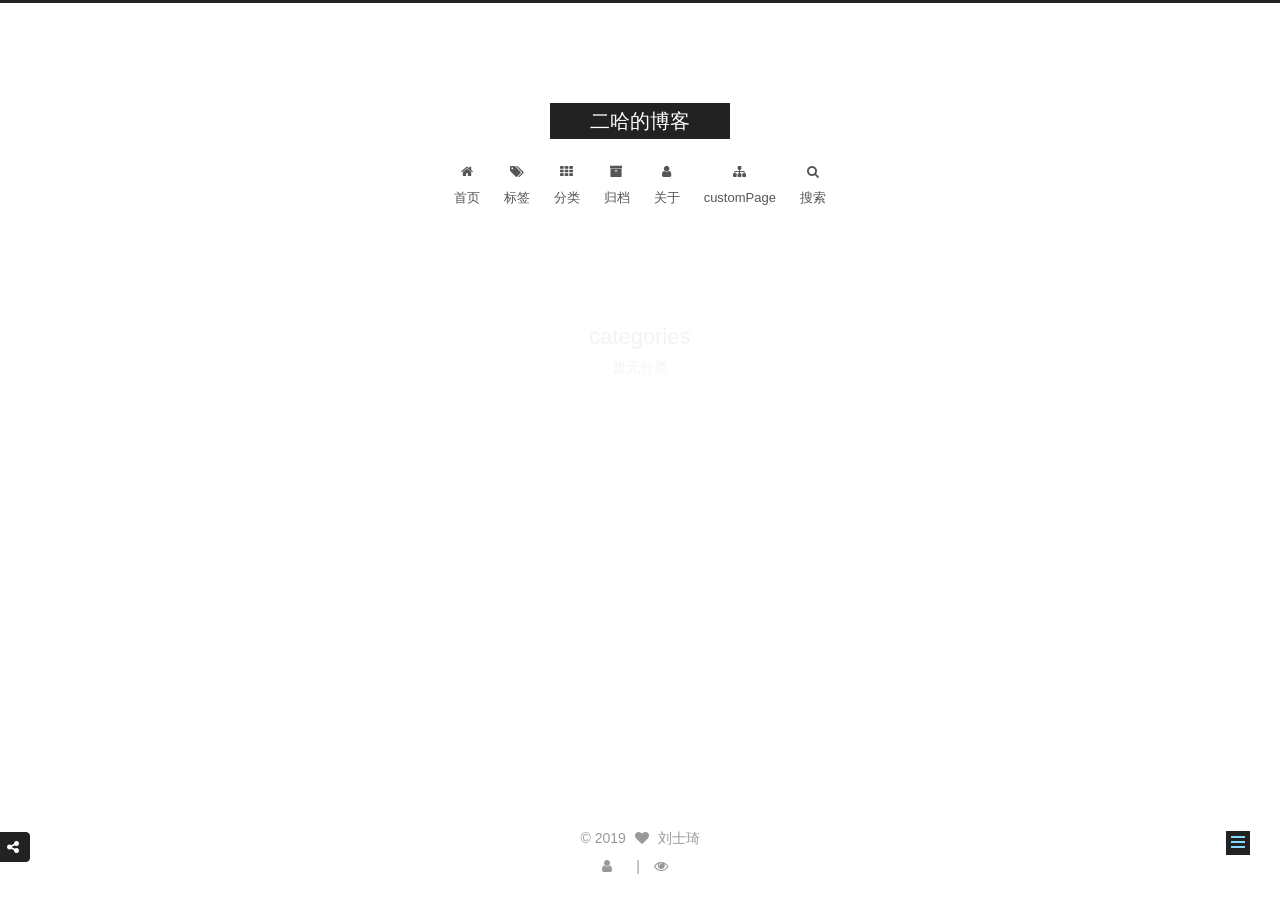
<file: categories/index.html>
<!DOCTYPE html>



  


<html class="theme-next muse use-motion" lang="zh-Hans">
<head>
  <meta charset="UTF-8"/>
<meta http-equiv="X-UA-Compatible" content="IE=edge" />
<meta name="viewport" content="width=device-width, initial-scale=1, maximum-scale=1"/>
<meta name="theme-color" content="#222">









<meta http-equiv="Cache-Control" content="no-transform" />
<meta http-equiv="Cache-Control" content="no-siteapp" />
















  
  
  <link href="/lib/fancybox/source/jquery.fancybox.css?v=2.1.5" rel="stylesheet" type="text/css" />







<link href="/lib/font-awesome/css/font-awesome.min.css?v=4.6.2" rel="stylesheet" type="text/css" />

<link href="/css/main.css?v=5.1.4" rel="stylesheet" type="text/css" />


  <link rel="apple-touch-icon" sizes="180x180" href="/images/apple-touch-icon-next.png?v=5.1.4">


  <link rel="icon" type="image/png" sizes="32x32" href="/images/32bitbug_favicon.ico?v=5.1.4">


  <link rel="icon" type="image/png" sizes="16x16" href="/images/16bitbug_favicon.ico?v=5.1.4">


  <link rel="mask-icon" href="/images/logo.svg?v=5.1.4" color="#222">





  <meta name="keywords" content="Hexo, NexT" />





  <link rel="alternate" href="/atom.xml" title="二哈的博客" type="application/atom+xml" />






<meta property="og:type" content="website">
<meta property="og:title" content="categories">
<meta property="og:url" content="http:&#x2F;&#x2F;www.liuerha.com&#x2F;categories&#x2F;index.html">
<meta property="og:site_name" content="二哈的博客">
<meta property="og:locale" content="zh-Hans">
<meta property="og:updated_time" content="2019-11-04T02:05:00.251Z">
<meta name="twitter:card" content="summary">



<script type="text/javascript" id="hexo.configurations">
  var NexT = window.NexT || {};
  var CONFIG = {
    root: '/',
    scheme: 'Muse',
    version: '5.1.4',
    sidebar: {"position":"left","display":"post","offset":12,"b2t":false,"scrollpercent":false,"onmobile":false},
    fancybox: true,
    tabs: true,
    motion: {"enable":true,"async":false,"transition":{"post_block":"fadeIn","post_header":"slideDownIn","post_body":"slideDownIn","coll_header":"slideLeftIn","sidebar":"slideUpIn"}},
    duoshuo: {
      userId: '0',
      author: '博主'
    },
    algolia: {
      applicationID: '',
      apiKey: '',
      indexName: '',
      hits: {"per_page":10},
      labels: {"input_placeholder":"Search for Posts","hits_empty":"We didn't find any results for the search: ${query}","hits_stats":"${hits} results found in ${time} ms"}
    }
  };
</script>



  <link rel="canonical" href="http://www.liuerha.com/categories/"/>





  <title>categories | 二哈的博客</title>
  





  <script type="text/javascript">
    var _hmt = _hmt || [];
    (function() {
      var hm = document.createElement("script");
      hm.src = "https://hm.baidu.com/hm.js?0987e8380bbc6dc6765ae0ee131109b0";
      var s = document.getElementsByTagName("script")[0];
      s.parentNode.insertBefore(hm, s);
    })();
  </script>




</head>

<body itemscope itemtype="http://schema.org/WebPage" lang="zh-Hans">

  
  
    
  

  <div class="container sidebar-position-left page-post-detail">
    <div class="headband"></div>

    <header id="header" class="header" itemscope itemtype="http://schema.org/WPHeader">
      <div class="header-inner"><div class="site-brand-wrapper">
  <div class="site-meta ">
    

    <div class="custom-logo-site-title">
      <a href="/"  class="brand" rel="start">
        <span class="logo-line-before"><i></i></span>
        <span class="site-title">二哈的博客</span>
        <span class="logo-line-after"><i></i></span>
      </a>
    </div>
      
        <p class="site-subtitle"></p>
      
  </div>

  <div class="site-nav-toggle">
    <button>
      <span class="btn-bar"></span>
      <span class="btn-bar"></span>
      <span class="btn-bar"></span>
    </button>
  </div>
</div>

<nav class="site-nav">
  

  
    <ul id="menu" class="menu">
      
        
        <li class="menu-item menu-item-home">
          <a href="/%20" rel="section">
            
              <i class="menu-item-icon fa fa-fw fa-home"></i> <br />
            
            首页
          </a>
        </li>
      
        
        <li class="menu-item menu-item-tags">
          <a href="/tags/%20" rel="section">
            
              <i class="menu-item-icon fa fa-fw fa-tags"></i> <br />
            
            标签
          </a>
        </li>
      
        
        <li class="menu-item menu-item-categories">
          <a href="/categories/%20" rel="section">
            
              <i class="menu-item-icon fa fa-fw fa-th"></i> <br />
            
            分类
          </a>
        </li>
      
        
        <li class="menu-item menu-item-archives">
          <a href="/archives/%20" rel="section">
            
              <i class="menu-item-icon fa fa-fw fa-archive"></i> <br />
            
            归档
          </a>
        </li>
      
        
        <li class="menu-item menu-item-about">
          <a href="/about/%20" rel="section">
            
              <i class="menu-item-icon fa fa-fw fa-user"></i> <br />
            
            关于
          </a>
        </li>
      
        
        <li class="menu-item menu-item-custompage">
          <a href="/customPage%20" rel="section">
            
              <i class="menu-item-icon fa fa-fw fa-sitemap"></i> <br />
            
            customPage
          </a>
        </li>
      

      
        <li class="menu-item menu-item-search">
          
            <a href="javascript:;" class="popup-trigger">
          
            
              <i class="menu-item-icon fa fa-search fa-fw"></i> <br />
            
            搜索
          </a>
        </li>
      
    </ul>
  

  
    <div class="site-search">
      
  <div class="popup search-popup local-search-popup">
  <div class="local-search-header clearfix">
    <span class="search-icon">
      <i class="fa fa-search"></i>
    </span>
    <span class="popup-btn-close">
      <i class="fa fa-times-circle"></i>
    </span>
    <div class="local-search-input-wrapper">
      <input autocomplete="off"
             placeholder="搜索..." spellcheck="false"
             type="text" id="local-search-input">
    </div>
  </div>
  <div id="local-search-result"></div>
</div>



    </div>
  
</nav>



 </div>
    </header>

    <main id="main" class="main">
      <div class="main-inner">
        <div class="content-wrap">
          <div id="content" class="content">
            

  <div id="posts" class="posts-expand">
    
    
    
    <div class="post-block page">
      <header class="post-header">

	<h1 class="post-title" itemprop="name headline">categories</h1>



</header>

      
      
      
      <div class="post-body">
        
        
          <div class="category-all-page">
            <div class="category-all-title">
                暂无分类
            </div>
            <div class="category-all">
              
            </div>
          </div>
        
      </div>
      
      
      
    </div>
    
    
    
  </div>


          </div>
          


          

  
    <div class="comments" id="comments">
      <div id="lv-container" data-id="city" data-uid="MTAyMC80NzM2OS8yMzg2OQ=="></div>
    </div>

  



        </div>
        
          
  
  <div class="sidebar-toggle">
    <div class="sidebar-toggle-line-wrap">
      <span class="sidebar-toggle-line sidebar-toggle-line-first"></span>
      <span class="sidebar-toggle-line sidebar-toggle-line-middle"></span>
      <span class="sidebar-toggle-line sidebar-toggle-line-last"></span>
    </div>
  </div>

  <aside id="sidebar" class="sidebar">
    
    <div class="sidebar-inner">

      

      

      <section class="site-overview-wrap sidebar-panel sidebar-panel-active">
        <div class="site-overview">
          <div class="site-author motion-element" itemprop="author" itemscope itemtype="http://schema.org/Person">
            
              <img class="site-author-image" itemprop="image"
                src="/images/avatar.jpeg"
                alt="刘士琦" />
            
              <p class="site-author-name" itemprop="name">刘士琦</p>
              <p class="site-description motion-element" itemprop="description"></p>
          </div>

          <nav class="site-state motion-element">

            
              <div class="site-state-item site-state-posts">
              
                <a href="/archives/%20%7C%7C%20archive">
              
                  <span class="site-state-item-count">1</span>
                  <span class="site-state-item-name">日志</span>
                </a>
              </div>
            

            

            

          </nav>

          
            <div class="feed-link motion-element">
              <a href="/atom.xml" rel="alternate">
                <i class="fa fa-rss"></i>
                RSS
              </a>
            </div>
          

          
            <div class="links-of-author motion-element">
                
                  <span class="links-of-author-item">
                    <a href="https://github.com/erhade" target="_blank" title="GitHub">
                      
                        <i class="fa fa-fw fa-github"></i>GitHub</a>
                  </span>
                
                  <span class="links-of-author-item">
                    <a href="mailto:702195917@qq.com" target="_blank" title="E-Mail">
                      
                        <i class="fa fa-fw fa-envelope"></i>E-Mail</a>
                  </span>
                
            </div>
          

          
          

          
          
            <div class="links-of-blogroll motion-element links-of-blogroll-block">
              <div class="links-of-blogroll-title">
                <i class="fa  fa-fw fa-link"></i>
                Links
              </div>
              <ul class="links-of-blogroll-list">
                
                  <li class="links-of-blogroll-item">
                    <a href="https://www.github.com" title="Github" target="_blank">Github</a>
                  </li>
                
                  <li class="links-of-blogroll-item">
                    <a href="https://www.zhihu.com" title="知乎" target="_blank">知乎</a>
                  </li>
                
              </ul>
            </div>
          

          

        </div>
      </section>

      

      

    </div>
  </aside>


        
      </div>
    </main>

    <footer id="footer" class="footer">
      <div class="footer-inner">
        

<div class="copyright">
  
  &copy; 
  <span itemprop="copyrightYear">2019</span>
  <span class="with-love">
    <i class="fa fa-heart"></i>
  </span>
  <span class="author" itemprop="copyrightHolder">刘士琦</span>
</div>

        
<div class="busuanzi-count">
  <script async src="https://dn-lbstatics.qbox.me/busuanzi/2.3/busuanzi.pure.mini.js"></script>

  
    <span class="site-uv">
      <i class="fa fa-user"></i>
      <span class="busuanzi-value" id="busuanzi_value_site_uv"></span>
      
    </span>
  

  
    <span class="site-pv">
      <i class="fa fa-eye"></i>
      <span class="busuanzi-value" id="busuanzi_value_site_pv"></span>
      
    </span>
  
</div>








        
      </div>
    </footer>

    
      <div class="back-to-top">
        <i class="fa fa-arrow-up"></i>
        
      </div>
    

    
      <div id="needsharebutton-float">
        <span class="btn">
          <i class="fa fa-share-alt" aria-hidden="true"></i>
        </span>
      </div>
    

  </div>

  

<script type="text/javascript">
  if (Object.prototype.toString.call(window.Promise) !== '[object Function]') {
    window.Promise = null;
  }
</script>









  












  
  
    <script type="text/javascript" src="/lib/jquery/index.js?v=2.1.3"></script>
  

  
  
    <script type="text/javascript" src="/lib/fastclick/lib/fastclick.min.js?v=1.0.6"></script>
  

  
  
    <script type="text/javascript" src="/lib/jquery_lazyload/jquery.lazyload.js?v=1.9.7"></script>
  

  
  
    <script type="text/javascript" src="/lib/velocity/velocity.min.js?v=1.2.1"></script>
  

  
  
    <script type="text/javascript" src="/lib/velocity/velocity.ui.min.js?v=1.2.1"></script>
  

  
  
    <script type="text/javascript" src="/lib/fancybox/source/jquery.fancybox.pack.js?v=2.1.5"></script>
  


  


  <script type="text/javascript" src="/js/src/utils.js?v=5.1.4"></script>

  <script type="text/javascript" src="/js/src/motion.js?v=5.1.4"></script>



  
  

  
  <script type="text/javascript" src="/js/src/scrollspy.js?v=5.1.4"></script>
<script type="text/javascript" src="/js/src/post-details.js?v=5.1.4"></script>



  


  <script type="text/javascript" src="/js/src/bootstrap.js?v=5.1.4"></script>



  


  




	





  





  
    <script type="text/javascript">
      (function(d, s) {
        var j, e = d.getElementsByTagName(s)[0];
        if (typeof LivereTower === 'function') { return; }
        j = d.createElement(s);
        j.src = 'https://cdn-city.livere.com/js/embed.dist.js';
        j.async = true;
        e.parentNode.insertBefore(j, e);
      })(document, 'script');
    </script>
  












  

  <script type="text/javascript">
    // Popup Window;
    var isfetched = false;
    var isXml = true;
    // Search DB path;
    var search_path = "search.xml";
    if (search_path.length === 0) {
      search_path = "search.xml";
    } else if (/json$/i.test(search_path)) {
      isXml = false;
    }
    var path = "/" + search_path;
    // monitor main search box;

    var onPopupClose = function (e) {
      $('.popup').hide();
      $('#local-search-input').val('');
      $('.search-result-list').remove();
      $('#no-result').remove();
      $(".local-search-pop-overlay").remove();
      $('body').css('overflow', '');
    }

    function proceedsearch() {
      $("body")
        .append('<div class="search-popup-overlay local-search-pop-overlay"></div>')
        .css('overflow', 'hidden');
      $('.search-popup-overlay').click(onPopupClose);
      $('.popup').toggle();
      var $localSearchInput = $('#local-search-input');
      $localSearchInput.attr("autocapitalize", "none");
      $localSearchInput.attr("autocorrect", "off");
      $localSearchInput.focus();
    }

    // search function;
    var searchFunc = function(path, search_id, content_id) {
      'use strict';

      // start loading animation
      $("body")
        .append('<div class="search-popup-overlay local-search-pop-overlay">' +
          '<div id="search-loading-icon">' +
          '<i class="fa fa-spinner fa-pulse fa-5x fa-fw"></i>' +
          '</div>' +
          '</div>')
        .css('overflow', 'hidden');
      $("#search-loading-icon").css('margin', '20% auto 0 auto').css('text-align', 'center');

      $.ajax({
        url: path,
        dataType: isXml ? "xml" : "json",
        async: true,
        success: function(res) {
          // get the contents from search data
          isfetched = true;
          $('.popup').detach().appendTo('.header-inner');
          var datas = isXml ? $("entry", res).map(function() {
            return {
              title: $("title", this).text(),
              content: $("content",this).text(),
              url: $("url" , this).text()
            };
          }).get() : res;
          var input = document.getElementById(search_id);
          var resultContent = document.getElementById(content_id);
          var inputEventFunction = function() {
            var searchText = input.value.trim().toLowerCase();
            var keywords = searchText.split(/[\s\-]+/);
            if (keywords.length > 1) {
              keywords.push(searchText);
            }
            var resultItems = [];
            if (searchText.length > 0) {
              // perform local searching
              datas.forEach(function(data) {
                var isMatch = false;
                var hitCount = 0;
                var searchTextCount = 0;
                var title = data.title.trim();
                var titleInLowerCase = title.toLowerCase();
                var content = data.content.trim().replace(/<[^>]+>/g,"");
                var contentInLowerCase = content.toLowerCase();
                var articleUrl = decodeURIComponent(data.url);
                var indexOfTitle = [];
                var indexOfContent = [];
                // only match articles with not empty titles
                if(title != '') {
                  keywords.forEach(function(keyword) {
                    function getIndexByWord(word, text, caseSensitive) {
                      var wordLen = word.length;
                      if (wordLen === 0) {
                        return [];
                      }
                      var startPosition = 0, position = [], index = [];
                      if (!caseSensitive) {
                        text = text.toLowerCase();
                        word = word.toLowerCase();
                      }
                      while ((position = text.indexOf(word, startPosition)) > -1) {
                        index.push({position: position, word: word});
                        startPosition = position + wordLen;
                      }
                      return index;
                    }

                    indexOfTitle = indexOfTitle.concat(getIndexByWord(keyword, titleInLowerCase, false));
                    indexOfContent = indexOfContent.concat(getIndexByWord(keyword, contentInLowerCase, false));
                  });
                  if (indexOfTitle.length > 0 || indexOfContent.length > 0) {
                    isMatch = true;
                    hitCount = indexOfTitle.length + indexOfContent.length;
                  }
                }

                // show search results

                if (isMatch) {
                  // sort index by position of keyword

                  [indexOfTitle, indexOfContent].forEach(function (index) {
                    index.sort(function (itemLeft, itemRight) {
                      if (itemRight.position !== itemLeft.position) {
                        return itemRight.position - itemLeft.position;
                      } else {
                        return itemLeft.word.length - itemRight.word.length;
                      }
                    });
                  });

                  // merge hits into slices

                  function mergeIntoSlice(text, start, end, index) {
                    var item = index[index.length - 1];
                    var position = item.position;
                    var word = item.word;
                    var hits = [];
                    var searchTextCountInSlice = 0;
                    while (position + word.length <= end && index.length != 0) {
                      if (word === searchText) {
                        searchTextCountInSlice++;
                      }
                      hits.push({position: position, length: word.length});
                      var wordEnd = position + word.length;

                      // move to next position of hit

                      index.pop();
                      while (index.length != 0) {
                        item = index[index.length - 1];
                        position = item.position;
                        word = item.word;
                        if (wordEnd > position) {
                          index.pop();
                        } else {
                          break;
                        }
                      }
                    }
                    searchTextCount += searchTextCountInSlice;
                    return {
                      hits: hits,
                      start: start,
                      end: end,
                      searchTextCount: searchTextCountInSlice
                    };
                  }

                  var slicesOfTitle = [];
                  if (indexOfTitle.length != 0) {
                    slicesOfTitle.push(mergeIntoSlice(title, 0, title.length, indexOfTitle));
                  }

                  var slicesOfContent = [];
                  while (indexOfContent.length != 0) {
                    var item = indexOfContent[indexOfContent.length - 1];
                    var position = item.position;
                    var word = item.word;
                    // cut out 100 characters
                    var start = position - 20;
                    var end = position + 80;
                    if(start < 0){
                      start = 0;
                    }
                    if (end < position + word.length) {
                      end = position + word.length;
                    }
                    if(end > content.length){
                      end = content.length;
                    }
                    slicesOfContent.push(mergeIntoSlice(content, start, end, indexOfContent));
                  }

                  // sort slices in content by search text's count and hits' count

                  slicesOfContent.sort(function (sliceLeft, sliceRight) {
                    if (sliceLeft.searchTextCount !== sliceRight.searchTextCount) {
                      return sliceRight.searchTextCount - sliceLeft.searchTextCount;
                    } else if (sliceLeft.hits.length !== sliceRight.hits.length) {
                      return sliceRight.hits.length - sliceLeft.hits.length;
                    } else {
                      return sliceLeft.start - sliceRight.start;
                    }
                  });

                  // select top N slices in content

                  var upperBound = parseInt('1');
                  if (upperBound >= 0) {
                    slicesOfContent = slicesOfContent.slice(0, upperBound);
                  }

                  // highlight title and content

                  function highlightKeyword(text, slice) {
                    var result = '';
                    var prevEnd = slice.start;
                    slice.hits.forEach(function (hit) {
                      result += text.substring(prevEnd, hit.position);
                      var end = hit.position + hit.length;
                      result += '<b class="search-keyword">' + text.substring(hit.position, end) + '</b>';
                      prevEnd = end;
                    });
                    result += text.substring(prevEnd, slice.end);
                    return result;
                  }

                  var resultItem = '';

                  if (slicesOfTitle.length != 0) {
                    resultItem += "<li><a href='" + articleUrl + "' class='search-result-title'>" + highlightKeyword(title, slicesOfTitle[0]) + "</a>";
                  } else {
                    resultItem += "<li><a href='" + articleUrl + "' class='search-result-title'>" + title + "</a>";
                  }

                  slicesOfContent.forEach(function (slice) {
                    resultItem += "<a href='" + articleUrl + "'>" +
                      "<p class=\"search-result\">" + highlightKeyword(content, slice) +
                      "...</p>" + "</a>";
                  });

                  resultItem += "</li>";
                  resultItems.push({
                    item: resultItem,
                    searchTextCount: searchTextCount,
                    hitCount: hitCount,
                    id: resultItems.length
                  });
                }
              })
            };
            if (keywords.length === 1 && keywords[0] === "") {
              resultContent.innerHTML = '<div id="no-result"><i class="fa fa-search fa-5x" /></div>'
            } else if (resultItems.length === 0) {
              resultContent.innerHTML = '<div id="no-result"><i class="fa fa-frown-o fa-5x" /></div>'
            } else {
              resultItems.sort(function (resultLeft, resultRight) {
                if (resultLeft.searchTextCount !== resultRight.searchTextCount) {
                  return resultRight.searchTextCount - resultLeft.searchTextCount;
                } else if (resultLeft.hitCount !== resultRight.hitCount) {
                  return resultRight.hitCount - resultLeft.hitCount;
                } else {
                  return resultRight.id - resultLeft.id;
                }
              });
              var searchResultList = '<ul class=\"search-result-list\">';
              resultItems.forEach(function (result) {
                searchResultList += result.item;
              })
              searchResultList += "</ul>";
              resultContent.innerHTML = searchResultList;
            }
          }

          if ('auto' === 'auto') {
            input.addEventListener('input', inputEventFunction);
          } else {
            $('.search-icon').click(inputEventFunction);
            input.addEventListener('keypress', function (event) {
              if (event.keyCode === 13) {
                inputEventFunction();
              }
            });
          }

          // remove loading animation
          $(".local-search-pop-overlay").remove();
          $('body').css('overflow', '');

          proceedsearch();
        }
      });
    }

    // handle and trigger popup window;
    $('.popup-trigger').click(function(e) {
      e.stopPropagation();
      if (isfetched === false) {
        searchFunc(path, 'local-search-input', 'local-search-result');
      } else {
        proceedsearch();
      };
    });

    $('.popup-btn-close').click(onPopupClose);
    $('.popup').click(function(e){
      e.stopPropagation();
    });
    $(document).on('keyup', function (event) {
      var shouldDismissSearchPopup = event.which === 27 &&
        $('.search-popup').is(':visible');
      if (shouldDismissSearchPopup) {
        onPopupClose();
      }
    });
  </script>





  

  

  

  
  
  
  <link rel="stylesheet" href="/lib/needsharebutton/needsharebutton.css">

  
  
  <script src="/lib/needsharebutton/needsharebutton.js"></script>

  <script>
    
      pbOptions = {};
      
          pbOptions.iconStyle = "box";
      
          pbOptions.boxForm = "horizontal";
      
          pbOptions.position = "bottomCenter";
      
          pbOptions.networks = "Weibo,Wechat,Douban,QQZone,Twitter,Facebook";
      
      new needShareButton('#needsharebutton-postbottom', pbOptions);
    
    
      flOptions = {};
      
          flOptions.iconStyle = "box";
      
          flOptions.boxForm = "horizontal";
      
          flOptions.position = "middleRight";
      
          flOptions.networks = "Weibo,Wechat,Douban,QQZone,Twitter,Facebook";
      
      new needShareButton('#needsharebutton-float', flOptions);
    
  </script>

  

  

  

  

</body>
</html>
</file>
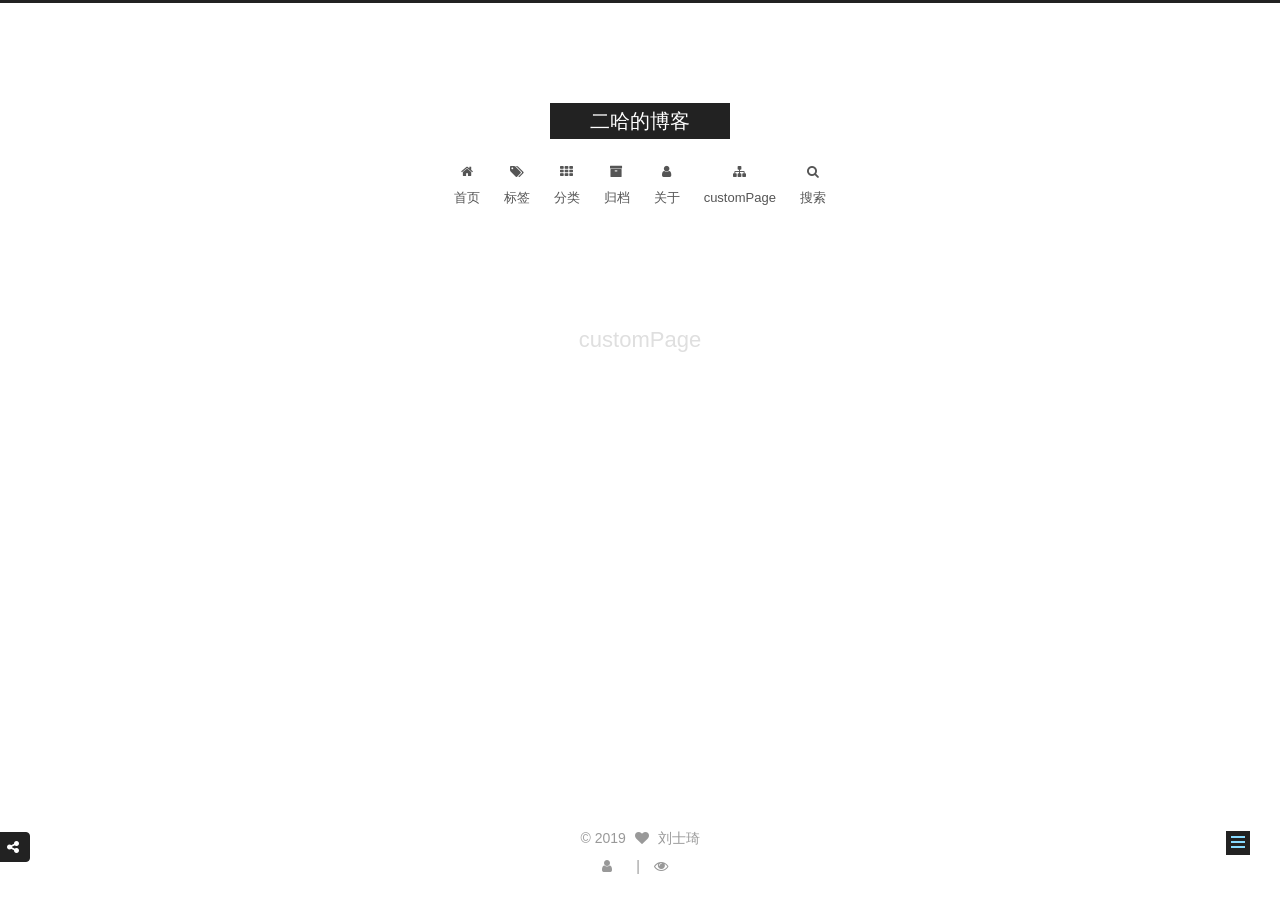
<file: customPage/index.html>
<!DOCTYPE html>



  


<html class="theme-next muse use-motion" lang="zh-Hans">
<head>
  <meta charset="UTF-8"/>
<meta http-equiv="X-UA-Compatible" content="IE=edge" />
<meta name="viewport" content="width=device-width, initial-scale=1, maximum-scale=1"/>
<meta name="theme-color" content="#222">









<meta http-equiv="Cache-Control" content="no-transform" />
<meta http-equiv="Cache-Control" content="no-siteapp" />
















  
  
  <link href="/lib/fancybox/source/jquery.fancybox.css?v=2.1.5" rel="stylesheet" type="text/css" />







<link href="/lib/font-awesome/css/font-awesome.min.css?v=4.6.2" rel="stylesheet" type="text/css" />

<link href="/css/main.css?v=5.1.4" rel="stylesheet" type="text/css" />


  <link rel="apple-touch-icon" sizes="180x180" href="/images/apple-touch-icon-next.png?v=5.1.4">


  <link rel="icon" type="image/png" sizes="32x32" href="/images/32bitbug_favicon.ico?v=5.1.4">


  <link rel="icon" type="image/png" sizes="16x16" href="/images/16bitbug_favicon.ico?v=5.1.4">


  <link rel="mask-icon" href="/images/logo.svg?v=5.1.4" color="#222">





  <meta name="keywords" content="Hexo, NexT" />





  <link rel="alternate" href="/atom.xml" title="二哈的博客" type="application/atom+xml" />






<meta property="og:type" content="website">
<meta property="og:title" content="customPage">
<meta property="og:url" content="http:&#x2F;&#x2F;www.liuerha.com&#x2F;customPage&#x2F;index.html">
<meta property="og:site_name" content="二哈的博客">
<meta property="og:locale" content="zh-Hans">
<meta property="og:updated_time" content="2019-11-03T12:33:21.533Z">
<meta name="twitter:card" content="summary">



<script type="text/javascript" id="hexo.configurations">
  var NexT = window.NexT || {};
  var CONFIG = {
    root: '/',
    scheme: 'Muse',
    version: '5.1.4',
    sidebar: {"position":"left","display":"post","offset":12,"b2t":false,"scrollpercent":false,"onmobile":false},
    fancybox: true,
    tabs: true,
    motion: {"enable":true,"async":false,"transition":{"post_block":"fadeIn","post_header":"slideDownIn","post_body":"slideDownIn","coll_header":"slideLeftIn","sidebar":"slideUpIn"}},
    duoshuo: {
      userId: '0',
      author: '博主'
    },
    algolia: {
      applicationID: '',
      apiKey: '',
      indexName: '',
      hits: {"per_page":10},
      labels: {"input_placeholder":"Search for Posts","hits_empty":"We didn't find any results for the search: ${query}","hits_stats":"${hits} results found in ${time} ms"}
    }
  };
</script>



  <link rel="canonical" href="http://www.liuerha.com/customPage/"/>





  <title>customPage | 二哈的博客</title>
  





  <script type="text/javascript">
    var _hmt = _hmt || [];
    (function() {
      var hm = document.createElement("script");
      hm.src = "https://hm.baidu.com/hm.js?0987e8380bbc6dc6765ae0ee131109b0";
      var s = document.getElementsByTagName("script")[0];
      s.parentNode.insertBefore(hm, s);
    })();
  </script>




</head>

<body itemscope itemtype="http://schema.org/WebPage" lang="zh-Hans">

  
  
    
  

  <div class="container sidebar-position-left page-post-detail">
    <div class="headband"></div>

    <header id="header" class="header" itemscope itemtype="http://schema.org/WPHeader">
      <div class="header-inner"><div class="site-brand-wrapper">
  <div class="site-meta ">
    

    <div class="custom-logo-site-title">
      <a href="/"  class="brand" rel="start">
        <span class="logo-line-before"><i></i></span>
        <span class="site-title">二哈的博客</span>
        <span class="logo-line-after"><i></i></span>
      </a>
    </div>
      
        <p class="site-subtitle"></p>
      
  </div>

  <div class="site-nav-toggle">
    <button>
      <span class="btn-bar"></span>
      <span class="btn-bar"></span>
      <span class="btn-bar"></span>
    </button>
  </div>
</div>

<nav class="site-nav">
  

  
    <ul id="menu" class="menu">
      
        
        <li class="menu-item menu-item-home">
          <a href="/%20" rel="section">
            
              <i class="menu-item-icon fa fa-fw fa-home"></i> <br />
            
            首页
          </a>
        </li>
      
        
        <li class="menu-item menu-item-tags">
          <a href="/tags/%20" rel="section">
            
              <i class="menu-item-icon fa fa-fw fa-tags"></i> <br />
            
            标签
          </a>
        </li>
      
        
        <li class="menu-item menu-item-categories">
          <a href="/categories/%20" rel="section">
            
              <i class="menu-item-icon fa fa-fw fa-th"></i> <br />
            
            分类
          </a>
        </li>
      
        
        <li class="menu-item menu-item-archives">
          <a href="/archives/%20" rel="section">
            
              <i class="menu-item-icon fa fa-fw fa-archive"></i> <br />
            
            归档
          </a>
        </li>
      
        
        <li class="menu-item menu-item-about">
          <a href="/about/%20" rel="section">
            
              <i class="menu-item-icon fa fa-fw fa-user"></i> <br />
            
            关于
          </a>
        </li>
      
        
        <li class="menu-item menu-item-custompage">
          <a href="/customPage%20" rel="section">
            
              <i class="menu-item-icon fa fa-fw fa-sitemap"></i> <br />
            
            customPage
          </a>
        </li>
      

      
        <li class="menu-item menu-item-search">
          
            <a href="javascript:;" class="popup-trigger">
          
            
              <i class="menu-item-icon fa fa-search fa-fw"></i> <br />
            
            搜索
          </a>
        </li>
      
    </ul>
  

  
    <div class="site-search">
      
  <div class="popup search-popup local-search-popup">
  <div class="local-search-header clearfix">
    <span class="search-icon">
      <i class="fa fa-search"></i>
    </span>
    <span class="popup-btn-close">
      <i class="fa fa-times-circle"></i>
    </span>
    <div class="local-search-input-wrapper">
      <input autocomplete="off"
             placeholder="搜索..." spellcheck="false"
             type="text" id="local-search-input">
    </div>
  </div>
  <div id="local-search-result"></div>
</div>



    </div>
  
</nav>



 </div>
    </header>

    <main id="main" class="main">
      <div class="main-inner">
        <div class="content-wrap">
          <div id="content" class="content">
            

  <div id="posts" class="posts-expand">
    
    
    
    <div class="post-block page">
      <header class="post-header">

	<h1 class="post-title" itemprop="name headline">customPage</h1>



</header>

      
      
      
      <div class="post-body">
        
        
          
        
      </div>
      
      
      
    </div>
    
    
    
  </div>


          </div>
          


          

  
    <div class="comments" id="comments">
      <div id="lv-container" data-id="city" data-uid="MTAyMC80NzM2OS8yMzg2OQ=="></div>
    </div>

  



        </div>
        
          
  
  <div class="sidebar-toggle">
    <div class="sidebar-toggle-line-wrap">
      <span class="sidebar-toggle-line sidebar-toggle-line-first"></span>
      <span class="sidebar-toggle-line sidebar-toggle-line-middle"></span>
      <span class="sidebar-toggle-line sidebar-toggle-line-last"></span>
    </div>
  </div>

  <aside id="sidebar" class="sidebar">
    
    <div class="sidebar-inner">

      

      

      <section class="site-overview-wrap sidebar-panel sidebar-panel-active">
        <div class="site-overview">
          <div class="site-author motion-element" itemprop="author" itemscope itemtype="http://schema.org/Person">
            
              <img class="site-author-image" itemprop="image"
                src="/images/avatar.jpeg"
                alt="刘士琦" />
            
              <p class="site-author-name" itemprop="name">刘士琦</p>
              <p class="site-description motion-element" itemprop="description"></p>
          </div>

          <nav class="site-state motion-element">

            
              <div class="site-state-item site-state-posts">
              
                <a href="/archives/%20%7C%7C%20archive">
              
                  <span class="site-state-item-count">1</span>
                  <span class="site-state-item-name">日志</span>
                </a>
              </div>
            

            

            

          </nav>

          
            <div class="feed-link motion-element">
              <a href="/atom.xml" rel="alternate">
                <i class="fa fa-rss"></i>
                RSS
              </a>
            </div>
          

          
            <div class="links-of-author motion-element">
                
                  <span class="links-of-author-item">
                    <a href="https://github.com/erhade" target="_blank" title="GitHub">
                      
                        <i class="fa fa-fw fa-github"></i>GitHub</a>
                  </span>
                
                  <span class="links-of-author-item">
                    <a href="mailto:702195917@qq.com" target="_blank" title="E-Mail">
                      
                        <i class="fa fa-fw fa-envelope"></i>E-Mail</a>
                  </span>
                
            </div>
          

          
          

          
          
            <div class="links-of-blogroll motion-element links-of-blogroll-block">
              <div class="links-of-blogroll-title">
                <i class="fa  fa-fw fa-link"></i>
                Links
              </div>
              <ul class="links-of-blogroll-list">
                
                  <li class="links-of-blogroll-item">
                    <a href="https://www.github.com" title="Github" target="_blank">Github</a>
                  </li>
                
                  <li class="links-of-blogroll-item">
                    <a href="https://www.zhihu.com" title="知乎" target="_blank">知乎</a>
                  </li>
                
              </ul>
            </div>
          

          

        </div>
      </section>

      

      

    </div>
  </aside>


        
      </div>
    </main>

    <footer id="footer" class="footer">
      <div class="footer-inner">
        

<div class="copyright">
  
  &copy; 
  <span itemprop="copyrightYear">2019</span>
  <span class="with-love">
    <i class="fa fa-heart"></i>
  </span>
  <span class="author" itemprop="copyrightHolder">刘士琦</span>
</div>

        
<div class="busuanzi-count">
  <script async src="https://dn-lbstatics.qbox.me/busuanzi/2.3/busuanzi.pure.mini.js"></script>

  
    <span class="site-uv">
      <i class="fa fa-user"></i>
      <span class="busuanzi-value" id="busuanzi_value_site_uv"></span>
      
    </span>
  

  
    <span class="site-pv">
      <i class="fa fa-eye"></i>
      <span class="busuanzi-value" id="busuanzi_value_site_pv"></span>
      
    </span>
  
</div>








        
      </div>
    </footer>

    
      <div class="back-to-top">
        <i class="fa fa-arrow-up"></i>
        
      </div>
    

    
      <div id="needsharebutton-float">
        <span class="btn">
          <i class="fa fa-share-alt" aria-hidden="true"></i>
        </span>
      </div>
    

  </div>

  

<script type="text/javascript">
  if (Object.prototype.toString.call(window.Promise) !== '[object Function]') {
    window.Promise = null;
  }
</script>









  












  
  
    <script type="text/javascript" src="/lib/jquery/index.js?v=2.1.3"></script>
  

  
  
    <script type="text/javascript" src="/lib/fastclick/lib/fastclick.min.js?v=1.0.6"></script>
  

  
  
    <script type="text/javascript" src="/lib/jquery_lazyload/jquery.lazyload.js?v=1.9.7"></script>
  

  
  
    <script type="text/javascript" src="/lib/velocity/velocity.min.js?v=1.2.1"></script>
  

  
  
    <script type="text/javascript" src="/lib/velocity/velocity.ui.min.js?v=1.2.1"></script>
  

  
  
    <script type="text/javascript" src="/lib/fancybox/source/jquery.fancybox.pack.js?v=2.1.5"></script>
  


  


  <script type="text/javascript" src="/js/src/utils.js?v=5.1.4"></script>

  <script type="text/javascript" src="/js/src/motion.js?v=5.1.4"></script>



  
  

  
  <script type="text/javascript" src="/js/src/scrollspy.js?v=5.1.4"></script>
<script type="text/javascript" src="/js/src/post-details.js?v=5.1.4"></script>



  


  <script type="text/javascript" src="/js/src/bootstrap.js?v=5.1.4"></script>



  


  




	





  





  
    <script type="text/javascript">
      (function(d, s) {
        var j, e = d.getElementsByTagName(s)[0];
        if (typeof LivereTower === 'function') { return; }
        j = d.createElement(s);
        j.src = 'https://cdn-city.livere.com/js/embed.dist.js';
        j.async = true;
        e.parentNode.insertBefore(j, e);
      })(document, 'script');
    </script>
  












  

  <script type="text/javascript">
    // Popup Window;
    var isfetched = false;
    var isXml = true;
    // Search DB path;
    var search_path = "search.xml";
    if (search_path.length === 0) {
      search_path = "search.xml";
    } else if (/json$/i.test(search_path)) {
      isXml = false;
    }
    var path = "/" + search_path;
    // monitor main search box;

    var onPopupClose = function (e) {
      $('.popup').hide();
      $('#local-search-input').val('');
      $('.search-result-list').remove();
      $('#no-result').remove();
      $(".local-search-pop-overlay").remove();
      $('body').css('overflow', '');
    }

    function proceedsearch() {
      $("body")
        .append('<div class="search-popup-overlay local-search-pop-overlay"></div>')
        .css('overflow', 'hidden');
      $('.search-popup-overlay').click(onPopupClose);
      $('.popup').toggle();
      var $localSearchInput = $('#local-search-input');
      $localSearchInput.attr("autocapitalize", "none");
      $localSearchInput.attr("autocorrect", "off");
      $localSearchInput.focus();
    }

    // search function;
    var searchFunc = function(path, search_id, content_id) {
      'use strict';

      // start loading animation
      $("body")
        .append('<div class="search-popup-overlay local-search-pop-overlay">' +
          '<div id="search-loading-icon">' +
          '<i class="fa fa-spinner fa-pulse fa-5x fa-fw"></i>' +
          '</div>' +
          '</div>')
        .css('overflow', 'hidden');
      $("#search-loading-icon").css('margin', '20% auto 0 auto').css('text-align', 'center');

      $.ajax({
        url: path,
        dataType: isXml ? "xml" : "json",
        async: true,
        success: function(res) {
          // get the contents from search data
          isfetched = true;
          $('.popup').detach().appendTo('.header-inner');
          var datas = isXml ? $("entry", res).map(function() {
            return {
              title: $("title", this).text(),
              content: $("content",this).text(),
              url: $("url" , this).text()
            };
          }).get() : res;
          var input = document.getElementById(search_id);
          var resultContent = document.getElementById(content_id);
          var inputEventFunction = function() {
            var searchText = input.value.trim().toLowerCase();
            var keywords = searchText.split(/[\s\-]+/);
            if (keywords.length > 1) {
              keywords.push(searchText);
            }
            var resultItems = [];
            if (searchText.length > 0) {
              // perform local searching
              datas.forEach(function(data) {
                var isMatch = false;
                var hitCount = 0;
                var searchTextCount = 0;
                var title = data.title.trim();
                var titleInLowerCase = title.toLowerCase();
                var content = data.content.trim().replace(/<[^>]+>/g,"");
                var contentInLowerCase = content.toLowerCase();
                var articleUrl = decodeURIComponent(data.url);
                var indexOfTitle = [];
                var indexOfContent = [];
                // only match articles with not empty titles
                if(title != '') {
                  keywords.forEach(function(keyword) {
                    function getIndexByWord(word, text, caseSensitive) {
                      var wordLen = word.length;
                      if (wordLen === 0) {
                        return [];
                      }
                      var startPosition = 0, position = [], index = [];
                      if (!caseSensitive) {
                        text = text.toLowerCase();
                        word = word.toLowerCase();
                      }
                      while ((position = text.indexOf(word, startPosition)) > -1) {
                        index.push({position: position, word: word});
                        startPosition = position + wordLen;
                      }
                      return index;
                    }

                    indexOfTitle = indexOfTitle.concat(getIndexByWord(keyword, titleInLowerCase, false));
                    indexOfContent = indexOfContent.concat(getIndexByWord(keyword, contentInLowerCase, false));
                  });
                  if (indexOfTitle.length > 0 || indexOfContent.length > 0) {
                    isMatch = true;
                    hitCount = indexOfTitle.length + indexOfContent.length;
                  }
                }

                // show search results

                if (isMatch) {
                  // sort index by position of keyword

                  [indexOfTitle, indexOfContent].forEach(function (index) {
                    index.sort(function (itemLeft, itemRight) {
                      if (itemRight.position !== itemLeft.position) {
                        return itemRight.position - itemLeft.position;
                      } else {
                        return itemLeft.word.length - itemRight.word.length;
                      }
                    });
                  });

                  // merge hits into slices

                  function mergeIntoSlice(text, start, end, index) {
                    var item = index[index.length - 1];
                    var position = item.position;
                    var word = item.word;
                    var hits = [];
                    var searchTextCountInSlice = 0;
                    while (position + word.length <= end && index.length != 0) {
                      if (word === searchText) {
                        searchTextCountInSlice++;
                      }
                      hits.push({position: position, length: word.length});
                      var wordEnd = position + word.length;

                      // move to next position of hit

                      index.pop();
                      while (index.length != 0) {
                        item = index[index.length - 1];
                        position = item.position;
                        word = item.word;
                        if (wordEnd > position) {
                          index.pop();
                        } else {
                          break;
                        }
                      }
                    }
                    searchTextCount += searchTextCountInSlice;
                    return {
                      hits: hits,
                      start: start,
                      end: end,
                      searchTextCount: searchTextCountInSlice
                    };
                  }

                  var slicesOfTitle = [];
                  if (indexOfTitle.length != 0) {
                    slicesOfTitle.push(mergeIntoSlice(title, 0, title.length, indexOfTitle));
                  }

                  var slicesOfContent = [];
                  while (indexOfContent.length != 0) {
                    var item = indexOfContent[indexOfContent.length - 1];
                    var position = item.position;
                    var word = item.word;
                    // cut out 100 characters
                    var start = position - 20;
                    var end = position + 80;
                    if(start < 0){
                      start = 0;
                    }
                    if (end < position + word.length) {
                      end = position + word.length;
                    }
                    if(end > content.length){
                      end = content.length;
                    }
                    slicesOfContent.push(mergeIntoSlice(content, start, end, indexOfContent));
                  }

                  // sort slices in content by search text's count and hits' count

                  slicesOfContent.sort(function (sliceLeft, sliceRight) {
                    if (sliceLeft.searchTextCount !== sliceRight.searchTextCount) {
                      return sliceRight.searchTextCount - sliceLeft.searchTextCount;
                    } else if (sliceLeft.hits.length !== sliceRight.hits.length) {
                      return sliceRight.hits.length - sliceLeft.hits.length;
                    } else {
                      return sliceLeft.start - sliceRight.start;
                    }
                  });

                  // select top N slices in content

                  var upperBound = parseInt('1');
                  if (upperBound >= 0) {
                    slicesOfContent = slicesOfContent.slice(0, upperBound);
                  }

                  // highlight title and content

                  function highlightKeyword(text, slice) {
                    var result = '';
                    var prevEnd = slice.start;
                    slice.hits.forEach(function (hit) {
                      result += text.substring(prevEnd, hit.position);
                      var end = hit.position + hit.length;
                      result += '<b class="search-keyword">' + text.substring(hit.position, end) + '</b>';
                      prevEnd = end;
                    });
                    result += text.substring(prevEnd, slice.end);
                    return result;
                  }

                  var resultItem = '';

                  if (slicesOfTitle.length != 0) {
                    resultItem += "<li><a href='" + articleUrl + "' class='search-result-title'>" + highlightKeyword(title, slicesOfTitle[0]) + "</a>";
                  } else {
                    resultItem += "<li><a href='" + articleUrl + "' class='search-result-title'>" + title + "</a>";
                  }

                  slicesOfContent.forEach(function (slice) {
                    resultItem += "<a href='" + articleUrl + "'>" +
                      "<p class=\"search-result\">" + highlightKeyword(content, slice) +
                      "...</p>" + "</a>";
                  });

                  resultItem += "</li>";
                  resultItems.push({
                    item: resultItem,
                    searchTextCount: searchTextCount,
                    hitCount: hitCount,
                    id: resultItems.length
                  });
                }
              })
            };
            if (keywords.length === 1 && keywords[0] === "") {
              resultContent.innerHTML = '<div id="no-result"><i class="fa fa-search fa-5x" /></div>'
            } else if (resultItems.length === 0) {
              resultContent.innerHTML = '<div id="no-result"><i class="fa fa-frown-o fa-5x" /></div>'
            } else {
              resultItems.sort(function (resultLeft, resultRight) {
                if (resultLeft.searchTextCount !== resultRight.searchTextCount) {
                  return resultRight.searchTextCount - resultLeft.searchTextCount;
                } else if (resultLeft.hitCount !== resultRight.hitCount) {
                  return resultRight.hitCount - resultLeft.hitCount;
                } else {
                  return resultRight.id - resultLeft.id;
                }
              });
              var searchResultList = '<ul class=\"search-result-list\">';
              resultItems.forEach(function (result) {
                searchResultList += result.item;
              })
              searchResultList += "</ul>";
              resultContent.innerHTML = searchResultList;
            }
          }

          if ('auto' === 'auto') {
            input.addEventListener('input', inputEventFunction);
          } else {
            $('.search-icon').click(inputEventFunction);
            input.addEventListener('keypress', function (event) {
              if (event.keyCode === 13) {
                inputEventFunction();
              }
            });
          }

          // remove loading animation
          $(".local-search-pop-overlay").remove();
          $('body').css('overflow', '');

          proceedsearch();
        }
      });
    }

    // handle and trigger popup window;
    $('.popup-trigger').click(function(e) {
      e.stopPropagation();
      if (isfetched === false) {
        searchFunc(path, 'local-search-input', 'local-search-result');
      } else {
        proceedsearch();
      };
    });

    $('.popup-btn-close').click(onPopupClose);
    $('.popup').click(function(e){
      e.stopPropagation();
    });
    $(document).on('keyup', function (event) {
      var shouldDismissSearchPopup = event.which === 27 &&
        $('.search-popup').is(':visible');
      if (shouldDismissSearchPopup) {
        onPopupClose();
      }
    });
  </script>





  

  

  

  
  
  
  <link rel="stylesheet" href="/lib/needsharebutton/needsharebutton.css">

  
  
  <script src="/lib/needsharebutton/needsharebutton.js"></script>

  <script>
    
      pbOptions = {};
      
          pbOptions.iconStyle = "box";
      
          pbOptions.boxForm = "horizontal";
      
          pbOptions.position = "bottomCenter";
      
          pbOptions.networks = "Weibo,Wechat,Douban,QQZone,Twitter,Facebook";
      
      new needShareButton('#needsharebutton-postbottom', pbOptions);
    
    
      flOptions = {};
      
          flOptions.iconStyle = "box";
      
          flOptions.boxForm = "horizontal";
      
          flOptions.position = "middleRight";
      
          flOptions.networks = "Weibo,Wechat,Douban,QQZone,Twitter,Facebook";
      
      new needShareButton('#needsharebutton-float', flOptions);
    
  </script>

  

  

  

  

</body>
</html>
</file>
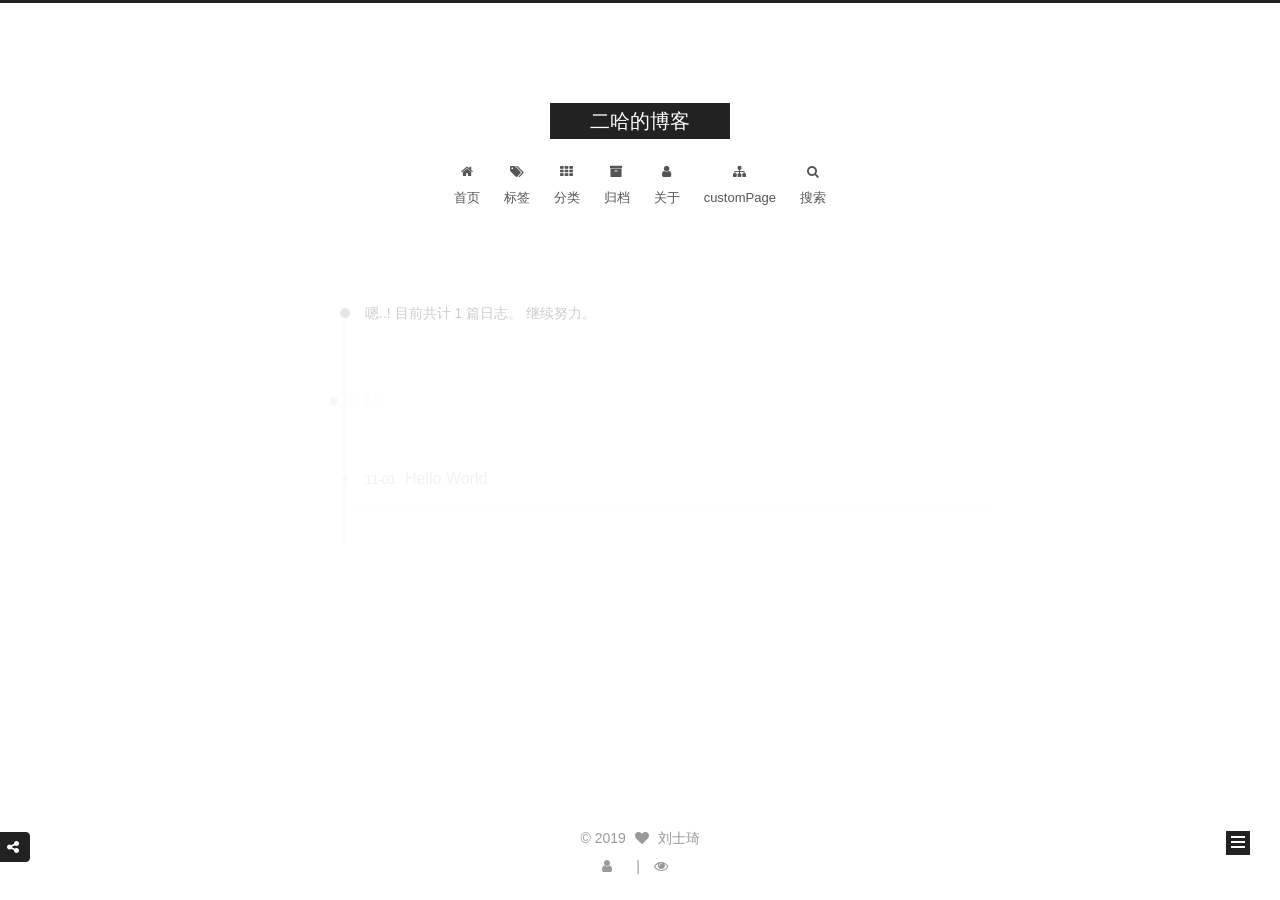
<file: archives/2019/index.html>
<!DOCTYPE html>



  


<html class="theme-next muse use-motion" lang="zh-Hans">
<head>
  <meta charset="UTF-8"/>
<meta http-equiv="X-UA-Compatible" content="IE=edge" />
<meta name="viewport" content="width=device-width, initial-scale=1, maximum-scale=1"/>
<meta name="theme-color" content="#222">









<meta http-equiv="Cache-Control" content="no-transform" />
<meta http-equiv="Cache-Control" content="no-siteapp" />
















  
  
  <link href="/lib/fancybox/source/jquery.fancybox.css?v=2.1.5" rel="stylesheet" type="text/css" />







<link href="/lib/font-awesome/css/font-awesome.min.css?v=4.6.2" rel="stylesheet" type="text/css" />

<link href="/css/main.css?v=5.1.4" rel="stylesheet" type="text/css" />


  <link rel="apple-touch-icon" sizes="180x180" href="/images/apple-touch-icon-next.png?v=5.1.4">


  <link rel="icon" type="image/png" sizes="32x32" href="/images/32bitbug_favicon.ico?v=5.1.4">


  <link rel="icon" type="image/png" sizes="16x16" href="/images/16bitbug_favicon.ico?v=5.1.4">


  <link rel="mask-icon" href="/images/logo.svg?v=5.1.4" color="#222">





  <meta name="keywords" content="Hexo, NexT" />





  <link rel="alternate" href="/atom.xml" title="二哈的博客" type="application/atom+xml" />






<meta property="og:type" content="website">
<meta property="og:title" content="二哈的博客">
<meta property="og:url" content="http:&#x2F;&#x2F;www.liuerha.com&#x2F;archives&#x2F;2019&#x2F;index.html">
<meta property="og:site_name" content="二哈的博客">
<meta property="og:locale" content="zh-Hans">
<meta name="twitter:card" content="summary">



<script type="text/javascript" id="hexo.configurations">
  var NexT = window.NexT || {};
  var CONFIG = {
    root: '/',
    scheme: 'Muse',
    version: '5.1.4',
    sidebar: {"position":"left","display":"post","offset":12,"b2t":false,"scrollpercent":false,"onmobile":false},
    fancybox: true,
    tabs: true,
    motion: {"enable":true,"async":false,"transition":{"post_block":"fadeIn","post_header":"slideDownIn","post_body":"slideDownIn","coll_header":"slideLeftIn","sidebar":"slideUpIn"}},
    duoshuo: {
      userId: '0',
      author: '博主'
    },
    algolia: {
      applicationID: '',
      apiKey: '',
      indexName: '',
      hits: {"per_page":10},
      labels: {"input_placeholder":"Search for Posts","hits_empty":"We didn't find any results for the search: ${query}","hits_stats":"${hits} results found in ${time} ms"}
    }
  };
</script>



  <link rel="canonical" href="http://www.liuerha.com/archives/2019/"/>





  <title>归档 | 二哈的博客</title>
  





  <script type="text/javascript">
    var _hmt = _hmt || [];
    (function() {
      var hm = document.createElement("script");
      hm.src = "https://hm.baidu.com/hm.js?0987e8380bbc6dc6765ae0ee131109b0";
      var s = document.getElementsByTagName("script")[0];
      s.parentNode.insertBefore(hm, s);
    })();
  </script>




</head>

<body itemscope itemtype="http://schema.org/WebPage" lang="zh-Hans">

  
  
    
  

  <div class="container sidebar-position-left page-archive">
    <div class="headband"></div>

    <header id="header" class="header" itemscope itemtype="http://schema.org/WPHeader">
      <div class="header-inner"><div class="site-brand-wrapper">
  <div class="site-meta ">
    

    <div class="custom-logo-site-title">
      <a href="/"  class="brand" rel="start">
        <span class="logo-line-before"><i></i></span>
        <span class="site-title">二哈的博客</span>
        <span class="logo-line-after"><i></i></span>
      </a>
    </div>
      
        <p class="site-subtitle"></p>
      
  </div>

  <div class="site-nav-toggle">
    <button>
      <span class="btn-bar"></span>
      <span class="btn-bar"></span>
      <span class="btn-bar"></span>
    </button>
  </div>
</div>

<nav class="site-nav">
  

  
    <ul id="menu" class="menu">
      
        
        <li class="menu-item menu-item-home">
          <a href="/%20" rel="section">
            
              <i class="menu-item-icon fa fa-fw fa-home"></i> <br />
            
            首页
          </a>
        </li>
      
        
        <li class="menu-item menu-item-tags">
          <a href="/tags/%20" rel="section">
            
              <i class="menu-item-icon fa fa-fw fa-tags"></i> <br />
            
            标签
          </a>
        </li>
      
        
        <li class="menu-item menu-item-categories">
          <a href="/categories/%20" rel="section">
            
              <i class="menu-item-icon fa fa-fw fa-th"></i> <br />
            
            分类
          </a>
        </li>
      
        
        <li class="menu-item menu-item-archives">
          <a href="/archives/%20" rel="section">
            
              <i class="menu-item-icon fa fa-fw fa-archive"></i> <br />
            
            归档
          </a>
        </li>
      
        
        <li class="menu-item menu-item-about">
          <a href="/about/%20" rel="section">
            
              <i class="menu-item-icon fa fa-fw fa-user"></i> <br />
            
            关于
          </a>
        </li>
      
        
        <li class="menu-item menu-item-custompage">
          <a href="/customPage%20" rel="section">
            
              <i class="menu-item-icon fa fa-fw fa-sitemap"></i> <br />
            
            customPage
          </a>
        </li>
      

      
        <li class="menu-item menu-item-search">
          
            <a href="javascript:;" class="popup-trigger">
          
            
              <i class="menu-item-icon fa fa-search fa-fw"></i> <br />
            
            搜索
          </a>
        </li>
      
    </ul>
  

  
    <div class="site-search">
      
  <div class="popup search-popup local-search-popup">
  <div class="local-search-header clearfix">
    <span class="search-icon">
      <i class="fa fa-search"></i>
    </span>
    <span class="popup-btn-close">
      <i class="fa fa-times-circle"></i>
    </span>
    <div class="local-search-input-wrapper">
      <input autocomplete="off"
             placeholder="搜索..." spellcheck="false"
             type="text" id="local-search-input">
    </div>
  </div>
  <div id="local-search-result"></div>
</div>



    </div>
  
</nav>



 </div>
    </header>

    <main id="main" class="main">
      <div class="main-inner">
        <div class="content-wrap">
          <div id="content" class="content">
            

  
  
  
  <div class="post-block archive">
    <div id="posts" class="posts-collapse">
      <span class="archive-move-on"></span>

      <span class="archive-page-counter">
        
        
        
          
        
        嗯..! 目前共计 1 篇日志。 继续努力。
      </span>

      

        
        
        

        
          
          <div class="collection-title">
            <h1 class="archive-year" id="archive-year-2019">2019</h1>
          </div>
        
        

        

  <article class="post post-type-normal" itemscope itemtype="http://schema.org/Article">
    <header class="post-header">

      <h2 class="post-title">
        
            <a class="post-title-link" href="/2019/11/01/hello-world/" itemprop="url">
              
                <span itemprop="name">Hello World</span>
              
            </a>
        
      </h2>

      <div class="post-meta">
        <time class="post-time" itemprop="dateCreated"
              datetime="2019-11-01T00:04:39+08:00"
              content="2019-11-01" >
          11-01
        </time>
      </div>

    </header>
  </article>



      

    </div>
  </div>
  
  
  

  



          </div>
          


          

        </div>
        
          
  
  <div class="sidebar-toggle">
    <div class="sidebar-toggle-line-wrap">
      <span class="sidebar-toggle-line sidebar-toggle-line-first"></span>
      <span class="sidebar-toggle-line sidebar-toggle-line-middle"></span>
      <span class="sidebar-toggle-line sidebar-toggle-line-last"></span>
    </div>
  </div>

  <aside id="sidebar" class="sidebar">
    
    <div class="sidebar-inner">

      

      

      <section class="site-overview-wrap sidebar-panel sidebar-panel-active">
        <div class="site-overview">
          <div class="site-author motion-element" itemprop="author" itemscope itemtype="http://schema.org/Person">
            
              <img class="site-author-image" itemprop="image"
                src="/images/avatar.jpeg"
                alt="刘士琦" />
            
              <p class="site-author-name" itemprop="name">刘士琦</p>
              <p class="site-description motion-element" itemprop="description"></p>
          </div>

          <nav class="site-state motion-element">

            
              <div class="site-state-item site-state-posts">
              
                <a href="/archives/%20%7C%7C%20archive">
              
                  <span class="site-state-item-count">1</span>
                  <span class="site-state-item-name">日志</span>
                </a>
              </div>
            

            

            

          </nav>

          
            <div class="feed-link motion-element">
              <a href="/atom.xml" rel="alternate">
                <i class="fa fa-rss"></i>
                RSS
              </a>
            </div>
          

          
            <div class="links-of-author motion-element">
                
                  <span class="links-of-author-item">
                    <a href="https://github.com/erhade" target="_blank" title="GitHub">
                      
                        <i class="fa fa-fw fa-github"></i>GitHub</a>
                  </span>
                
                  <span class="links-of-author-item">
                    <a href="mailto:702195917@qq.com" target="_blank" title="E-Mail">
                      
                        <i class="fa fa-fw fa-envelope"></i>E-Mail</a>
                  </span>
                
            </div>
          

          
          

          
          
            <div class="links-of-blogroll motion-element links-of-blogroll-block">
              <div class="links-of-blogroll-title">
                <i class="fa  fa-fw fa-link"></i>
                Links
              </div>
              <ul class="links-of-blogroll-list">
                
                  <li class="links-of-blogroll-item">
                    <a href="https://www.github.com" title="Github" target="_blank">Github</a>
                  </li>
                
                  <li class="links-of-blogroll-item">
                    <a href="https://www.zhihu.com" title="知乎" target="_blank">知乎</a>
                  </li>
                
              </ul>
            </div>
          

          

        </div>
      </section>

      

      

    </div>
  </aside>


        
      </div>
    </main>

    <footer id="footer" class="footer">
      <div class="footer-inner">
        

<div class="copyright">
  
  &copy; 
  <span itemprop="copyrightYear">2019</span>
  <span class="with-love">
    <i class="fa fa-heart"></i>
  </span>
  <span class="author" itemprop="copyrightHolder">刘士琦</span>
</div>

        
<div class="busuanzi-count">
  <script async src="https://dn-lbstatics.qbox.me/busuanzi/2.3/busuanzi.pure.mini.js"></script>

  
    <span class="site-uv">
      <i class="fa fa-user"></i>
      <span class="busuanzi-value" id="busuanzi_value_site_uv"></span>
      
    </span>
  

  
    <span class="site-pv">
      <i class="fa fa-eye"></i>
      <span class="busuanzi-value" id="busuanzi_value_site_pv"></span>
      
    </span>
  
</div>








        
      </div>
    </footer>

    
      <div class="back-to-top">
        <i class="fa fa-arrow-up"></i>
        
      </div>
    

    
      <div id="needsharebutton-float">
        <span class="btn">
          <i class="fa fa-share-alt" aria-hidden="true"></i>
        </span>
      </div>
    

  </div>

  

<script type="text/javascript">
  if (Object.prototype.toString.call(window.Promise) !== '[object Function]') {
    window.Promise = null;
  }
</script>









  












  
  
    <script type="text/javascript" src="/lib/jquery/index.js?v=2.1.3"></script>
  

  
  
    <script type="text/javascript" src="/lib/fastclick/lib/fastclick.min.js?v=1.0.6"></script>
  

  
  
    <script type="text/javascript" src="/lib/jquery_lazyload/jquery.lazyload.js?v=1.9.7"></script>
  

  
  
    <script type="text/javascript" src="/lib/velocity/velocity.min.js?v=1.2.1"></script>
  

  
  
    <script type="text/javascript" src="/lib/velocity/velocity.ui.min.js?v=1.2.1"></script>
  

  
  
    <script type="text/javascript" src="/lib/fancybox/source/jquery.fancybox.pack.js?v=2.1.5"></script>
  


  


  <script type="text/javascript" src="/js/src/utils.js?v=5.1.4"></script>

  <script type="text/javascript" src="/js/src/motion.js?v=5.1.4"></script>



  
  

  

  


  <script type="text/javascript" src="/js/src/bootstrap.js?v=5.1.4"></script>



  


  




	





  





  












  

  <script type="text/javascript">
    // Popup Window;
    var isfetched = false;
    var isXml = true;
    // Search DB path;
    var search_path = "search.xml";
    if (search_path.length === 0) {
      search_path = "search.xml";
    } else if (/json$/i.test(search_path)) {
      isXml = false;
    }
    var path = "/" + search_path;
    // monitor main search box;

    var onPopupClose = function (e) {
      $('.popup').hide();
      $('#local-search-input').val('');
      $('.search-result-list').remove();
      $('#no-result').remove();
      $(".local-search-pop-overlay").remove();
      $('body').css('overflow', '');
    }

    function proceedsearch() {
      $("body")
        .append('<div class="search-popup-overlay local-search-pop-overlay"></div>')
        .css('overflow', 'hidden');
      $('.search-popup-overlay').click(onPopupClose);
      $('.popup').toggle();
      var $localSearchInput = $('#local-search-input');
      $localSearchInput.attr("autocapitalize", "none");
      $localSearchInput.attr("autocorrect", "off");
      $localSearchInput.focus();
    }

    // search function;
    var searchFunc = function(path, search_id, content_id) {
      'use strict';

      // start loading animation
      $("body")
        .append('<div class="search-popup-overlay local-search-pop-overlay">' +
          '<div id="search-loading-icon">' +
          '<i class="fa fa-spinner fa-pulse fa-5x fa-fw"></i>' +
          '</div>' +
          '</div>')
        .css('overflow', 'hidden');
      $("#search-loading-icon").css('margin', '20% auto 0 auto').css('text-align', 'center');

      $.ajax({
        url: path,
        dataType: isXml ? "xml" : "json",
        async: true,
        success: function(res) {
          // get the contents from search data
          isfetched = true;
          $('.popup').detach().appendTo('.header-inner');
          var datas = isXml ? $("entry", res).map(function() {
            return {
              title: $("title", this).text(),
              content: $("content",this).text(),
              url: $("url" , this).text()
            };
          }).get() : res;
          var input = document.getElementById(search_id);
          var resultContent = document.getElementById(content_id);
          var inputEventFunction = function() {
            var searchText = input.value.trim().toLowerCase();
            var keywords = searchText.split(/[\s\-]+/);
            if (keywords.length > 1) {
              keywords.push(searchText);
            }
            var resultItems = [];
            if (searchText.length > 0) {
              // perform local searching
              datas.forEach(function(data) {
                var isMatch = false;
                var hitCount = 0;
                var searchTextCount = 0;
                var title = data.title.trim();
                var titleInLowerCase = title.toLowerCase();
                var content = data.content.trim().replace(/<[^>]+>/g,"");
                var contentInLowerCase = content.toLowerCase();
                var articleUrl = decodeURIComponent(data.url);
                var indexOfTitle = [];
                var indexOfContent = [];
                // only match articles with not empty titles
                if(title != '') {
                  keywords.forEach(function(keyword) {
                    function getIndexByWord(word, text, caseSensitive) {
                      var wordLen = word.length;
                      if (wordLen === 0) {
                        return [];
                      }
                      var startPosition = 0, position = [], index = [];
                      if (!caseSensitive) {
                        text = text.toLowerCase();
                        word = word.toLowerCase();
                      }
                      while ((position = text.indexOf(word, startPosition)) > -1) {
                        index.push({position: position, word: word});
                        startPosition = position + wordLen;
                      }
                      return index;
                    }

                    indexOfTitle = indexOfTitle.concat(getIndexByWord(keyword, titleInLowerCase, false));
                    indexOfContent = indexOfContent.concat(getIndexByWord(keyword, contentInLowerCase, false));
                  });
                  if (indexOfTitle.length > 0 || indexOfContent.length > 0) {
                    isMatch = true;
                    hitCount = indexOfTitle.length + indexOfContent.length;
                  }
                }

                // show search results

                if (isMatch) {
                  // sort index by position of keyword

                  [indexOfTitle, indexOfContent].forEach(function (index) {
                    index.sort(function (itemLeft, itemRight) {
                      if (itemRight.position !== itemLeft.position) {
                        return itemRight.position - itemLeft.position;
                      } else {
                        return itemLeft.word.length - itemRight.word.length;
                      }
                    });
                  });

                  // merge hits into slices

                  function mergeIntoSlice(text, start, end, index) {
                    var item = index[index.length - 1];
                    var position = item.position;
                    var word = item.word;
                    var hits = [];
                    var searchTextCountInSlice = 0;
                    while (position + word.length <= end && index.length != 0) {
                      if (word === searchText) {
                        searchTextCountInSlice++;
                      }
                      hits.push({position: position, length: word.length});
                      var wordEnd = position + word.length;

                      // move to next position of hit

                      index.pop();
                      while (index.length != 0) {
                        item = index[index.length - 1];
                        position = item.position;
                        word = item.word;
                        if (wordEnd > position) {
                          index.pop();
                        } else {
                          break;
                        }
                      }
                    }
                    searchTextCount += searchTextCountInSlice;
                    return {
                      hits: hits,
                      start: start,
                      end: end,
                      searchTextCount: searchTextCountInSlice
                    };
                  }

                  var slicesOfTitle = [];
                  if (indexOfTitle.length != 0) {
                    slicesOfTitle.push(mergeIntoSlice(title, 0, title.length, indexOfTitle));
                  }

                  var slicesOfContent = [];
                  while (indexOfContent.length != 0) {
                    var item = indexOfContent[indexOfContent.length - 1];
                    var position = item.position;
                    var word = item.word;
                    // cut out 100 characters
                    var start = position - 20;
                    var end = position + 80;
                    if(start < 0){
                      start = 0;
                    }
                    if (end < position + word.length) {
                      end = position + word.length;
                    }
                    if(end > content.length){
                      end = content.length;
                    }
                    slicesOfContent.push(mergeIntoSlice(content, start, end, indexOfContent));
                  }

                  // sort slices in content by search text's count and hits' count

                  slicesOfContent.sort(function (sliceLeft, sliceRight) {
                    if (sliceLeft.searchTextCount !== sliceRight.searchTextCount) {
                      return sliceRight.searchTextCount - sliceLeft.searchTextCount;
                    } else if (sliceLeft.hits.length !== sliceRight.hits.length) {
                      return sliceRight.hits.length - sliceLeft.hits.length;
                    } else {
                      return sliceLeft.start - sliceRight.start;
                    }
                  });

                  // select top N slices in content

                  var upperBound = parseInt('1');
                  if (upperBound >= 0) {
                    slicesOfContent = slicesOfContent.slice(0, upperBound);
                  }

                  // highlight title and content

                  function highlightKeyword(text, slice) {
                    var result = '';
                    var prevEnd = slice.start;
                    slice.hits.forEach(function (hit) {
                      result += text.substring(prevEnd, hit.position);
                      var end = hit.position + hit.length;
                      result += '<b class="search-keyword">' + text.substring(hit.position, end) + '</b>';
                      prevEnd = end;
                    });
                    result += text.substring(prevEnd, slice.end);
                    return result;
                  }

                  var resultItem = '';

                  if (slicesOfTitle.length != 0) {
                    resultItem += "<li><a href='" + articleUrl + "' class='search-result-title'>" + highlightKeyword(title, slicesOfTitle[0]) + "</a>";
                  } else {
                    resultItem += "<li><a href='" + articleUrl + "' class='search-result-title'>" + title + "</a>";
                  }

                  slicesOfContent.forEach(function (slice) {
                    resultItem += "<a href='" + articleUrl + "'>" +
                      "<p class=\"search-result\">" + highlightKeyword(content, slice) +
                      "...</p>" + "</a>";
                  });

                  resultItem += "</li>";
                  resultItems.push({
                    item: resultItem,
                    searchTextCount: searchTextCount,
                    hitCount: hitCount,
                    id: resultItems.length
                  });
                }
              })
            };
            if (keywords.length === 1 && keywords[0] === "") {
              resultContent.innerHTML = '<div id="no-result"><i class="fa fa-search fa-5x" /></div>'
            } else if (resultItems.length === 0) {
              resultContent.innerHTML = '<div id="no-result"><i class="fa fa-frown-o fa-5x" /></div>'
            } else {
              resultItems.sort(function (resultLeft, resultRight) {
                if (resultLeft.searchTextCount !== resultRight.searchTextCount) {
                  return resultRight.searchTextCount - resultLeft.searchTextCount;
                } else if (resultLeft.hitCount !== resultRight.hitCount) {
                  return resultRight.hitCount - resultLeft.hitCount;
                } else {
                  return resultRight.id - resultLeft.id;
                }
              });
              var searchResultList = '<ul class=\"search-result-list\">';
              resultItems.forEach(function (result) {
                searchResultList += result.item;
              })
              searchResultList += "</ul>";
              resultContent.innerHTML = searchResultList;
            }
          }

          if ('auto' === 'auto') {
            input.addEventListener('input', inputEventFunction);
          } else {
            $('.search-icon').click(inputEventFunction);
            input.addEventListener('keypress', function (event) {
              if (event.keyCode === 13) {
                inputEventFunction();
              }
            });
          }

          // remove loading animation
          $(".local-search-pop-overlay").remove();
          $('body').css('overflow', '');

          proceedsearch();
        }
      });
    }

    // handle and trigger popup window;
    $('.popup-trigger').click(function(e) {
      e.stopPropagation();
      if (isfetched === false) {
        searchFunc(path, 'local-search-input', 'local-search-result');
      } else {
        proceedsearch();
      };
    });

    $('.popup-btn-close').click(onPopupClose);
    $('.popup').click(function(e){
      e.stopPropagation();
    });
    $(document).on('keyup', function (event) {
      var shouldDismissSearchPopup = event.which === 27 &&
        $('.search-popup').is(':visible');
      if (shouldDismissSearchPopup) {
        onPopupClose();
      }
    });
  </script>





  

  

  

  
  
  
  <link rel="stylesheet" href="/lib/needsharebutton/needsharebutton.css">

  
  
  <script src="/lib/needsharebutton/needsharebutton.js"></script>

  <script>
    
      pbOptions = {};
      
          pbOptions.iconStyle = "box";
      
          pbOptions.boxForm = "horizontal";
      
          pbOptions.position = "bottomCenter";
      
          pbOptions.networks = "Weibo,Wechat,Douban,QQZone,Twitter,Facebook";
      
      new needShareButton('#needsharebutton-postbottom', pbOptions);
    
    
      flOptions = {};
      
          flOptions.iconStyle = "box";
      
          flOptions.boxForm = "horizontal";
      
          flOptions.position = "middleRight";
      
          flOptions.networks = "Weibo,Wechat,Douban,QQZone,Twitter,Facebook";
      
      new needShareButton('#needsharebutton-float', flOptions);
    
  </script>

  

  

  

  

</body>
</html>
</file>
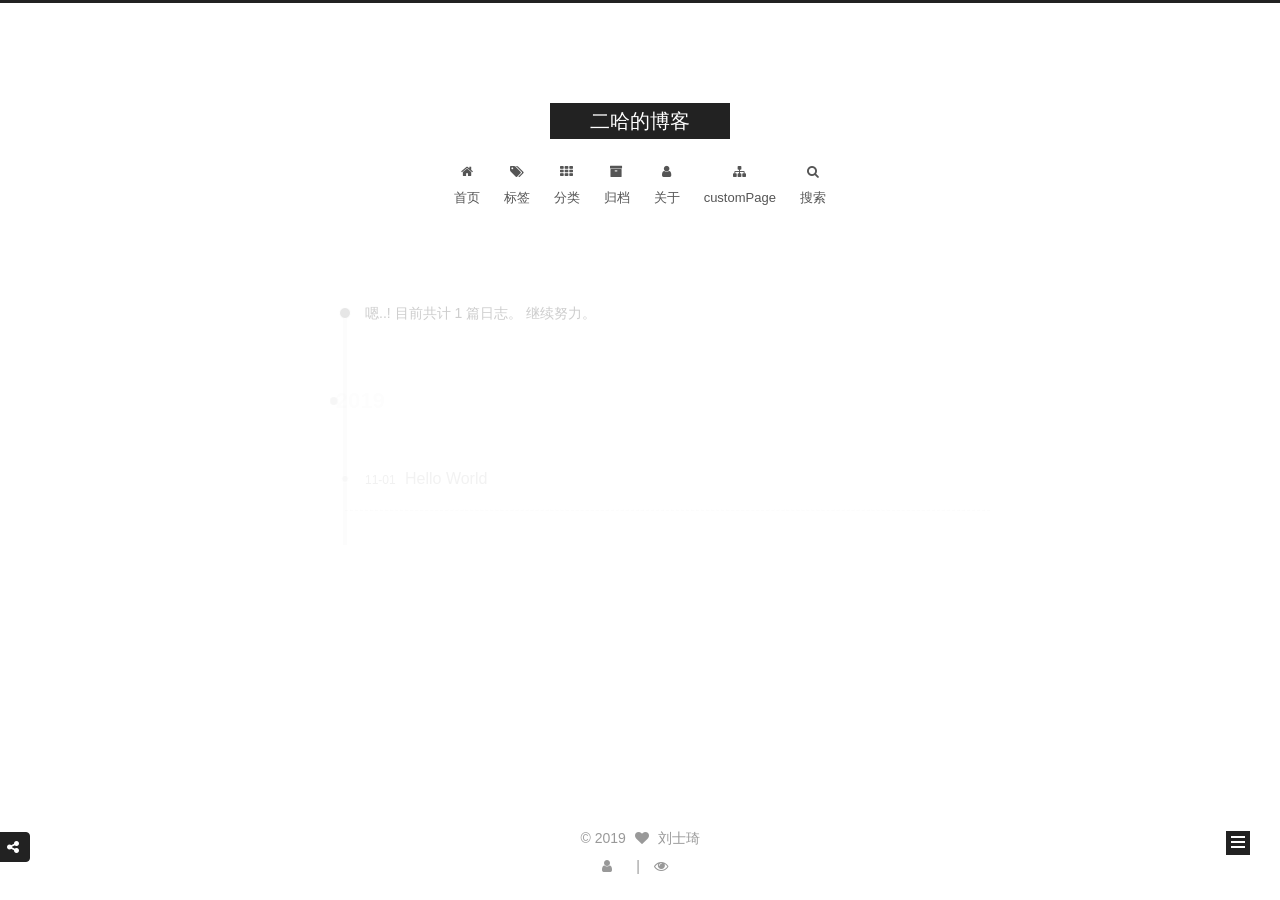
<file: archives/2019/11/index.html>
<!DOCTYPE html>



  


<html class="theme-next muse use-motion" lang="zh-Hans">
<head>
  <meta charset="UTF-8"/>
<meta http-equiv="X-UA-Compatible" content="IE=edge" />
<meta name="viewport" content="width=device-width, initial-scale=1, maximum-scale=1"/>
<meta name="theme-color" content="#222">









<meta http-equiv="Cache-Control" content="no-transform" />
<meta http-equiv="Cache-Control" content="no-siteapp" />
















  
  
  <link href="/lib/fancybox/source/jquery.fancybox.css?v=2.1.5" rel="stylesheet" type="text/css" />







<link href="/lib/font-awesome/css/font-awesome.min.css?v=4.6.2" rel="stylesheet" type="text/css" />

<link href="/css/main.css?v=5.1.4" rel="stylesheet" type="text/css" />


  <link rel="apple-touch-icon" sizes="180x180" href="/images/apple-touch-icon-next.png?v=5.1.4">


  <link rel="icon" type="image/png" sizes="32x32" href="/images/32bitbug_favicon.ico?v=5.1.4">


  <link rel="icon" type="image/png" sizes="16x16" href="/images/16bitbug_favicon.ico?v=5.1.4">


  <link rel="mask-icon" href="/images/logo.svg?v=5.1.4" color="#222">





  <meta name="keywords" content="Hexo, NexT" />





  <link rel="alternate" href="/atom.xml" title="二哈的博客" type="application/atom+xml" />






<meta property="og:type" content="website">
<meta property="og:title" content="二哈的博客">
<meta property="og:url" content="http:&#x2F;&#x2F;www.liuerha.com&#x2F;archives&#x2F;2019&#x2F;11&#x2F;index.html">
<meta property="og:site_name" content="二哈的博客">
<meta property="og:locale" content="zh-Hans">
<meta name="twitter:card" content="summary">



<script type="text/javascript" id="hexo.configurations">
  var NexT = window.NexT || {};
  var CONFIG = {
    root: '/',
    scheme: 'Muse',
    version: '5.1.4',
    sidebar: {"position":"left","display":"post","offset":12,"b2t":false,"scrollpercent":false,"onmobile":false},
    fancybox: true,
    tabs: true,
    motion: {"enable":true,"async":false,"transition":{"post_block":"fadeIn","post_header":"slideDownIn","post_body":"slideDownIn","coll_header":"slideLeftIn","sidebar":"slideUpIn"}},
    duoshuo: {
      userId: '0',
      author: '博主'
    },
    algolia: {
      applicationID: '',
      apiKey: '',
      indexName: '',
      hits: {"per_page":10},
      labels: {"input_placeholder":"Search for Posts","hits_empty":"We didn't find any results for the search: ${query}","hits_stats":"${hits} results found in ${time} ms"}
    }
  };
</script>



  <link rel="canonical" href="http://www.liuerha.com/archives/2019/11/"/>





  <title>归档 | 二哈的博客</title>
  





  <script type="text/javascript">
    var _hmt = _hmt || [];
    (function() {
      var hm = document.createElement("script");
      hm.src = "https://hm.baidu.com/hm.js?0987e8380bbc6dc6765ae0ee131109b0";
      var s = document.getElementsByTagName("script")[0];
      s.parentNode.insertBefore(hm, s);
    })();
  </script>




</head>

<body itemscope itemtype="http://schema.org/WebPage" lang="zh-Hans">

  
  
    
  

  <div class="container sidebar-position-left page-archive">
    <div class="headband"></div>

    <header id="header" class="header" itemscope itemtype="http://schema.org/WPHeader">
      <div class="header-inner"><div class="site-brand-wrapper">
  <div class="site-meta ">
    

    <div class="custom-logo-site-title">
      <a href="/"  class="brand" rel="start">
        <span class="logo-line-before"><i></i></span>
        <span class="site-title">二哈的博客</span>
        <span class="logo-line-after"><i></i></span>
      </a>
    </div>
      
        <p class="site-subtitle"></p>
      
  </div>

  <div class="site-nav-toggle">
    <button>
      <span class="btn-bar"></span>
      <span class="btn-bar"></span>
      <span class="btn-bar"></span>
    </button>
  </div>
</div>

<nav class="site-nav">
  

  
    <ul id="menu" class="menu">
      
        
        <li class="menu-item menu-item-home">
          <a href="/%20" rel="section">
            
              <i class="menu-item-icon fa fa-fw fa-home"></i> <br />
            
            首页
          </a>
        </li>
      
        
        <li class="menu-item menu-item-tags">
          <a href="/tags/%20" rel="section">
            
              <i class="menu-item-icon fa fa-fw fa-tags"></i> <br />
            
            标签
          </a>
        </li>
      
        
        <li class="menu-item menu-item-categories">
          <a href="/categories/%20" rel="section">
            
              <i class="menu-item-icon fa fa-fw fa-th"></i> <br />
            
            分类
          </a>
        </li>
      
        
        <li class="menu-item menu-item-archives">
          <a href="/archives/%20" rel="section">
            
              <i class="menu-item-icon fa fa-fw fa-archive"></i> <br />
            
            归档
          </a>
        </li>
      
        
        <li class="menu-item menu-item-about">
          <a href="/about/%20" rel="section">
            
              <i class="menu-item-icon fa fa-fw fa-user"></i> <br />
            
            关于
          </a>
        </li>
      
        
        <li class="menu-item menu-item-custompage">
          <a href="/customPage%20" rel="section">
            
              <i class="menu-item-icon fa fa-fw fa-sitemap"></i> <br />
            
            customPage
          </a>
        </li>
      

      
        <li class="menu-item menu-item-search">
          
            <a href="javascript:;" class="popup-trigger">
          
            
              <i class="menu-item-icon fa fa-search fa-fw"></i> <br />
            
            搜索
          </a>
        </li>
      
    </ul>
  

  
    <div class="site-search">
      
  <div class="popup search-popup local-search-popup">
  <div class="local-search-header clearfix">
    <span class="search-icon">
      <i class="fa fa-search"></i>
    </span>
    <span class="popup-btn-close">
      <i class="fa fa-times-circle"></i>
    </span>
    <div class="local-search-input-wrapper">
      <input autocomplete="off"
             placeholder="搜索..." spellcheck="false"
             type="text" id="local-search-input">
    </div>
  </div>
  <div id="local-search-result"></div>
</div>



    </div>
  
</nav>



 </div>
    </header>

    <main id="main" class="main">
      <div class="main-inner">
        <div class="content-wrap">
          <div id="content" class="content">
            

  
  
  
  <div class="post-block archive">
    <div id="posts" class="posts-collapse">
      <span class="archive-move-on"></span>

      <span class="archive-page-counter">
        
        
        
          
        
        嗯..! 目前共计 1 篇日志。 继续努力。
      </span>

      

        
        
        

        
          
          <div class="collection-title">
            <h1 class="archive-year" id="archive-year-2019">2019</h1>
          </div>
        
        

        

  <article class="post post-type-normal" itemscope itemtype="http://schema.org/Article">
    <header class="post-header">

      <h2 class="post-title">
        
            <a class="post-title-link" href="/2019/11/01/hello-world/" itemprop="url">
              
                <span itemprop="name">Hello World</span>
              
            </a>
        
      </h2>

      <div class="post-meta">
        <time class="post-time" itemprop="dateCreated"
              datetime="2019-11-01T00:04:39+08:00"
              content="2019-11-01" >
          11-01
        </time>
      </div>

    </header>
  </article>



      

    </div>
  </div>
  
  
  

  



          </div>
          


          

        </div>
        
          
  
  <div class="sidebar-toggle">
    <div class="sidebar-toggle-line-wrap">
      <span class="sidebar-toggle-line sidebar-toggle-line-first"></span>
      <span class="sidebar-toggle-line sidebar-toggle-line-middle"></span>
      <span class="sidebar-toggle-line sidebar-toggle-line-last"></span>
    </div>
  </div>

  <aside id="sidebar" class="sidebar">
    
    <div class="sidebar-inner">

      

      

      <section class="site-overview-wrap sidebar-panel sidebar-panel-active">
        <div class="site-overview">
          <div class="site-author motion-element" itemprop="author" itemscope itemtype="http://schema.org/Person">
            
              <img class="site-author-image" itemprop="image"
                src="/images/avatar.jpeg"
                alt="刘士琦" />
            
              <p class="site-author-name" itemprop="name">刘士琦</p>
              <p class="site-description motion-element" itemprop="description"></p>
          </div>

          <nav class="site-state motion-element">

            
              <div class="site-state-item site-state-posts">
              
                <a href="/archives/%20%7C%7C%20archive">
              
                  <span class="site-state-item-count">1</span>
                  <span class="site-state-item-name">日志</span>
                </a>
              </div>
            

            

            

          </nav>

          
            <div class="feed-link motion-element">
              <a href="/atom.xml" rel="alternate">
                <i class="fa fa-rss"></i>
                RSS
              </a>
            </div>
          

          
            <div class="links-of-author motion-element">
                
                  <span class="links-of-author-item">
                    <a href="https://github.com/erhade" target="_blank" title="GitHub">
                      
                        <i class="fa fa-fw fa-github"></i>GitHub</a>
                  </span>
                
                  <span class="links-of-author-item">
                    <a href="mailto:702195917@qq.com" target="_blank" title="E-Mail">
                      
                        <i class="fa fa-fw fa-envelope"></i>E-Mail</a>
                  </span>
                
            </div>
          

          
          

          
          
            <div class="links-of-blogroll motion-element links-of-blogroll-block">
              <div class="links-of-blogroll-title">
                <i class="fa  fa-fw fa-link"></i>
                Links
              </div>
              <ul class="links-of-blogroll-list">
                
                  <li class="links-of-blogroll-item">
                    <a href="https://www.github.com" title="Github" target="_blank">Github</a>
                  </li>
                
                  <li class="links-of-blogroll-item">
                    <a href="https://www.zhihu.com" title="知乎" target="_blank">知乎</a>
                  </li>
                
              </ul>
            </div>
          

          

        </div>
      </section>

      

      

    </div>
  </aside>


        
      </div>
    </main>

    <footer id="footer" class="footer">
      <div class="footer-inner">
        

<div class="copyright">
  
  &copy; 
  <span itemprop="copyrightYear">2019</span>
  <span class="with-love">
    <i class="fa fa-heart"></i>
  </span>
  <span class="author" itemprop="copyrightHolder">刘士琦</span>
</div>

        
<div class="busuanzi-count">
  <script async src="https://dn-lbstatics.qbox.me/busuanzi/2.3/busuanzi.pure.mini.js"></script>

  
    <span class="site-uv">
      <i class="fa fa-user"></i>
      <span class="busuanzi-value" id="busuanzi_value_site_uv"></span>
      
    </span>
  

  
    <span class="site-pv">
      <i class="fa fa-eye"></i>
      <span class="busuanzi-value" id="busuanzi_value_site_pv"></span>
      
    </span>
  
</div>








        
      </div>
    </footer>

    
      <div class="back-to-top">
        <i class="fa fa-arrow-up"></i>
        
      </div>
    

    
      <div id="needsharebutton-float">
        <span class="btn">
          <i class="fa fa-share-alt" aria-hidden="true"></i>
        </span>
      </div>
    

  </div>

  

<script type="text/javascript">
  if (Object.prototype.toString.call(window.Promise) !== '[object Function]') {
    window.Promise = null;
  }
</script>









  












  
  
    <script type="text/javascript" src="/lib/jquery/index.js?v=2.1.3"></script>
  

  
  
    <script type="text/javascript" src="/lib/fastclick/lib/fastclick.min.js?v=1.0.6"></script>
  

  
  
    <script type="text/javascript" src="/lib/jquery_lazyload/jquery.lazyload.js?v=1.9.7"></script>
  

  
  
    <script type="text/javascript" src="/lib/velocity/velocity.min.js?v=1.2.1"></script>
  

  
  
    <script type="text/javascript" src="/lib/velocity/velocity.ui.min.js?v=1.2.1"></script>
  

  
  
    <script type="text/javascript" src="/lib/fancybox/source/jquery.fancybox.pack.js?v=2.1.5"></script>
  


  


  <script type="text/javascript" src="/js/src/utils.js?v=5.1.4"></script>

  <script type="text/javascript" src="/js/src/motion.js?v=5.1.4"></script>



  
  

  

  


  <script type="text/javascript" src="/js/src/bootstrap.js?v=5.1.4"></script>



  


  




	





  





  












  

  <script type="text/javascript">
    // Popup Window;
    var isfetched = false;
    var isXml = true;
    // Search DB path;
    var search_path = "search.xml";
    if (search_path.length === 0) {
      search_path = "search.xml";
    } else if (/json$/i.test(search_path)) {
      isXml = false;
    }
    var path = "/" + search_path;
    // monitor main search box;

    var onPopupClose = function (e) {
      $('.popup').hide();
      $('#local-search-input').val('');
      $('.search-result-list').remove();
      $('#no-result').remove();
      $(".local-search-pop-overlay").remove();
      $('body').css('overflow', '');
    }

    function proceedsearch() {
      $("body")
        .append('<div class="search-popup-overlay local-search-pop-overlay"></div>')
        .css('overflow', 'hidden');
      $('.search-popup-overlay').click(onPopupClose);
      $('.popup').toggle();
      var $localSearchInput = $('#local-search-input');
      $localSearchInput.attr("autocapitalize", "none");
      $localSearchInput.attr("autocorrect", "off");
      $localSearchInput.focus();
    }

    // search function;
    var searchFunc = function(path, search_id, content_id) {
      'use strict';

      // start loading animation
      $("body")
        .append('<div class="search-popup-overlay local-search-pop-overlay">' +
          '<div id="search-loading-icon">' +
          '<i class="fa fa-spinner fa-pulse fa-5x fa-fw"></i>' +
          '</div>' +
          '</div>')
        .css('overflow', 'hidden');
      $("#search-loading-icon").css('margin', '20% auto 0 auto').css('text-align', 'center');

      $.ajax({
        url: path,
        dataType: isXml ? "xml" : "json",
        async: true,
        success: function(res) {
          // get the contents from search data
          isfetched = true;
          $('.popup').detach().appendTo('.header-inner');
          var datas = isXml ? $("entry", res).map(function() {
            return {
              title: $("title", this).text(),
              content: $("content",this).text(),
              url: $("url" , this).text()
            };
          }).get() : res;
          var input = document.getElementById(search_id);
          var resultContent = document.getElementById(content_id);
          var inputEventFunction = function() {
            var searchText = input.value.trim().toLowerCase();
            var keywords = searchText.split(/[\s\-]+/);
            if (keywords.length > 1) {
              keywords.push(searchText);
            }
            var resultItems = [];
            if (searchText.length > 0) {
              // perform local searching
              datas.forEach(function(data) {
                var isMatch = false;
                var hitCount = 0;
                var searchTextCount = 0;
                var title = data.title.trim();
                var titleInLowerCase = title.toLowerCase();
                var content = data.content.trim().replace(/<[^>]+>/g,"");
                var contentInLowerCase = content.toLowerCase();
                var articleUrl = decodeURIComponent(data.url);
                var indexOfTitle = [];
                var indexOfContent = [];
                // only match articles with not empty titles
                if(title != '') {
                  keywords.forEach(function(keyword) {
                    function getIndexByWord(word, text, caseSensitive) {
                      var wordLen = word.length;
                      if (wordLen === 0) {
                        return [];
                      }
                      var startPosition = 0, position = [], index = [];
                      if (!caseSensitive) {
                        text = text.toLowerCase();
                        word = word.toLowerCase();
                      }
                      while ((position = text.indexOf(word, startPosition)) > -1) {
                        index.push({position: position, word: word});
                        startPosition = position + wordLen;
                      }
                      return index;
                    }

                    indexOfTitle = indexOfTitle.concat(getIndexByWord(keyword, titleInLowerCase, false));
                    indexOfContent = indexOfContent.concat(getIndexByWord(keyword, contentInLowerCase, false));
                  });
                  if (indexOfTitle.length > 0 || indexOfContent.length > 0) {
                    isMatch = true;
                    hitCount = indexOfTitle.length + indexOfContent.length;
                  }
                }

                // show search results

                if (isMatch) {
                  // sort index by position of keyword

                  [indexOfTitle, indexOfContent].forEach(function (index) {
                    index.sort(function (itemLeft, itemRight) {
                      if (itemRight.position !== itemLeft.position) {
                        return itemRight.position - itemLeft.position;
                      } else {
                        return itemLeft.word.length - itemRight.word.length;
                      }
                    });
                  });

                  // merge hits into slices

                  function mergeIntoSlice(text, start, end, index) {
                    var item = index[index.length - 1];
                    var position = item.position;
                    var word = item.word;
                    var hits = [];
                    var searchTextCountInSlice = 0;
                    while (position + word.length <= end && index.length != 0) {
                      if (word === searchText) {
                        searchTextCountInSlice++;
                      }
                      hits.push({position: position, length: word.length});
                      var wordEnd = position + word.length;

                      // move to next position of hit

                      index.pop();
                      while (index.length != 0) {
                        item = index[index.length - 1];
                        position = item.position;
                        word = item.word;
                        if (wordEnd > position) {
                          index.pop();
                        } else {
                          break;
                        }
                      }
                    }
                    searchTextCount += searchTextCountInSlice;
                    return {
                      hits: hits,
                      start: start,
                      end: end,
                      searchTextCount: searchTextCountInSlice
                    };
                  }

                  var slicesOfTitle = [];
                  if (indexOfTitle.length != 0) {
                    slicesOfTitle.push(mergeIntoSlice(title, 0, title.length, indexOfTitle));
                  }

                  var slicesOfContent = [];
                  while (indexOfContent.length != 0) {
                    var item = indexOfContent[indexOfContent.length - 1];
                    var position = item.position;
                    var word = item.word;
                    // cut out 100 characters
                    var start = position - 20;
                    var end = position + 80;
                    if(start < 0){
                      start = 0;
                    }
                    if (end < position + word.length) {
                      end = position + word.length;
                    }
                    if(end > content.length){
                      end = content.length;
                    }
                    slicesOfContent.push(mergeIntoSlice(content, start, end, indexOfContent));
                  }

                  // sort slices in content by search text's count and hits' count

                  slicesOfContent.sort(function (sliceLeft, sliceRight) {
                    if (sliceLeft.searchTextCount !== sliceRight.searchTextCount) {
                      return sliceRight.searchTextCount - sliceLeft.searchTextCount;
                    } else if (sliceLeft.hits.length !== sliceRight.hits.length) {
                      return sliceRight.hits.length - sliceLeft.hits.length;
                    } else {
                      return sliceLeft.start - sliceRight.start;
                    }
                  });

                  // select top N slices in content

                  var upperBound = parseInt('1');
                  if (upperBound >= 0) {
                    slicesOfContent = slicesOfContent.slice(0, upperBound);
                  }

                  // highlight title and content

                  function highlightKeyword(text, slice) {
                    var result = '';
                    var prevEnd = slice.start;
                    slice.hits.forEach(function (hit) {
                      result += text.substring(prevEnd, hit.position);
                      var end = hit.position + hit.length;
                      result += '<b class="search-keyword">' + text.substring(hit.position, end) + '</b>';
                      prevEnd = end;
                    });
                    result += text.substring(prevEnd, slice.end);
                    return result;
                  }

                  var resultItem = '';

                  if (slicesOfTitle.length != 0) {
                    resultItem += "<li><a href='" + articleUrl + "' class='search-result-title'>" + highlightKeyword(title, slicesOfTitle[0]) + "</a>";
                  } else {
                    resultItem += "<li><a href='" + articleUrl + "' class='search-result-title'>" + title + "</a>";
                  }

                  slicesOfContent.forEach(function (slice) {
                    resultItem += "<a href='" + articleUrl + "'>" +
                      "<p class=\"search-result\">" + highlightKeyword(content, slice) +
                      "...</p>" + "</a>";
                  });

                  resultItem += "</li>";
                  resultItems.push({
                    item: resultItem,
                    searchTextCount: searchTextCount,
                    hitCount: hitCount,
                    id: resultItems.length
                  });
                }
              })
            };
            if (keywords.length === 1 && keywords[0] === "") {
              resultContent.innerHTML = '<div id="no-result"><i class="fa fa-search fa-5x" /></div>'
            } else if (resultItems.length === 0) {
              resultContent.innerHTML = '<div id="no-result"><i class="fa fa-frown-o fa-5x" /></div>'
            } else {
              resultItems.sort(function (resultLeft, resultRight) {
                if (resultLeft.searchTextCount !== resultRight.searchTextCount) {
                  return resultRight.searchTextCount - resultLeft.searchTextCount;
                } else if (resultLeft.hitCount !== resultRight.hitCount) {
                  return resultRight.hitCount - resultLeft.hitCount;
                } else {
                  return resultRight.id - resultLeft.id;
                }
              });
              var searchResultList = '<ul class=\"search-result-list\">';
              resultItems.forEach(function (result) {
                searchResultList += result.item;
              })
              searchResultList += "</ul>";
              resultContent.innerHTML = searchResultList;
            }
          }

          if ('auto' === 'auto') {
            input.addEventListener('input', inputEventFunction);
          } else {
            $('.search-icon').click(inputEventFunction);
            input.addEventListener('keypress', function (event) {
              if (event.keyCode === 13) {
                inputEventFunction();
              }
            });
          }

          // remove loading animation
          $(".local-search-pop-overlay").remove();
          $('body').css('overflow', '');

          proceedsearch();
        }
      });
    }

    // handle and trigger popup window;
    $('.popup-trigger').click(function(e) {
      e.stopPropagation();
      if (isfetched === false) {
        searchFunc(path, 'local-search-input', 'local-search-result');
      } else {
        proceedsearch();
      };
    });

    $('.popup-btn-close').click(onPopupClose);
    $('.popup').click(function(e){
      e.stopPropagation();
    });
    $(document).on('keyup', function (event) {
      var shouldDismissSearchPopup = event.which === 27 &&
        $('.search-popup').is(':visible');
      if (shouldDismissSearchPopup) {
        onPopupClose();
      }
    });
  </script>





  

  

  

  
  
  
  <link rel="stylesheet" href="/lib/needsharebutton/needsharebutton.css">

  
  
  <script src="/lib/needsharebutton/needsharebutton.js"></script>

  <script>
    
      pbOptions = {};
      
          pbOptions.iconStyle = "box";
      
          pbOptions.boxForm = "horizontal";
      
          pbOptions.position = "bottomCenter";
      
          pbOptions.networks = "Weibo,Wechat,Douban,QQZone,Twitter,Facebook";
      
      new needShareButton('#needsharebutton-postbottom', pbOptions);
    
    
      flOptions = {};
      
          flOptions.iconStyle = "box";
      
          flOptions.boxForm = "horizontal";
      
          flOptions.position = "middleRight";
      
          flOptions.networks = "Weibo,Wechat,Douban,QQZone,Twitter,Facebook";
      
      new needShareButton('#needsharebutton-float', flOptions);
    
  </script>

  

  

  

  

</body>
</html>
</file>
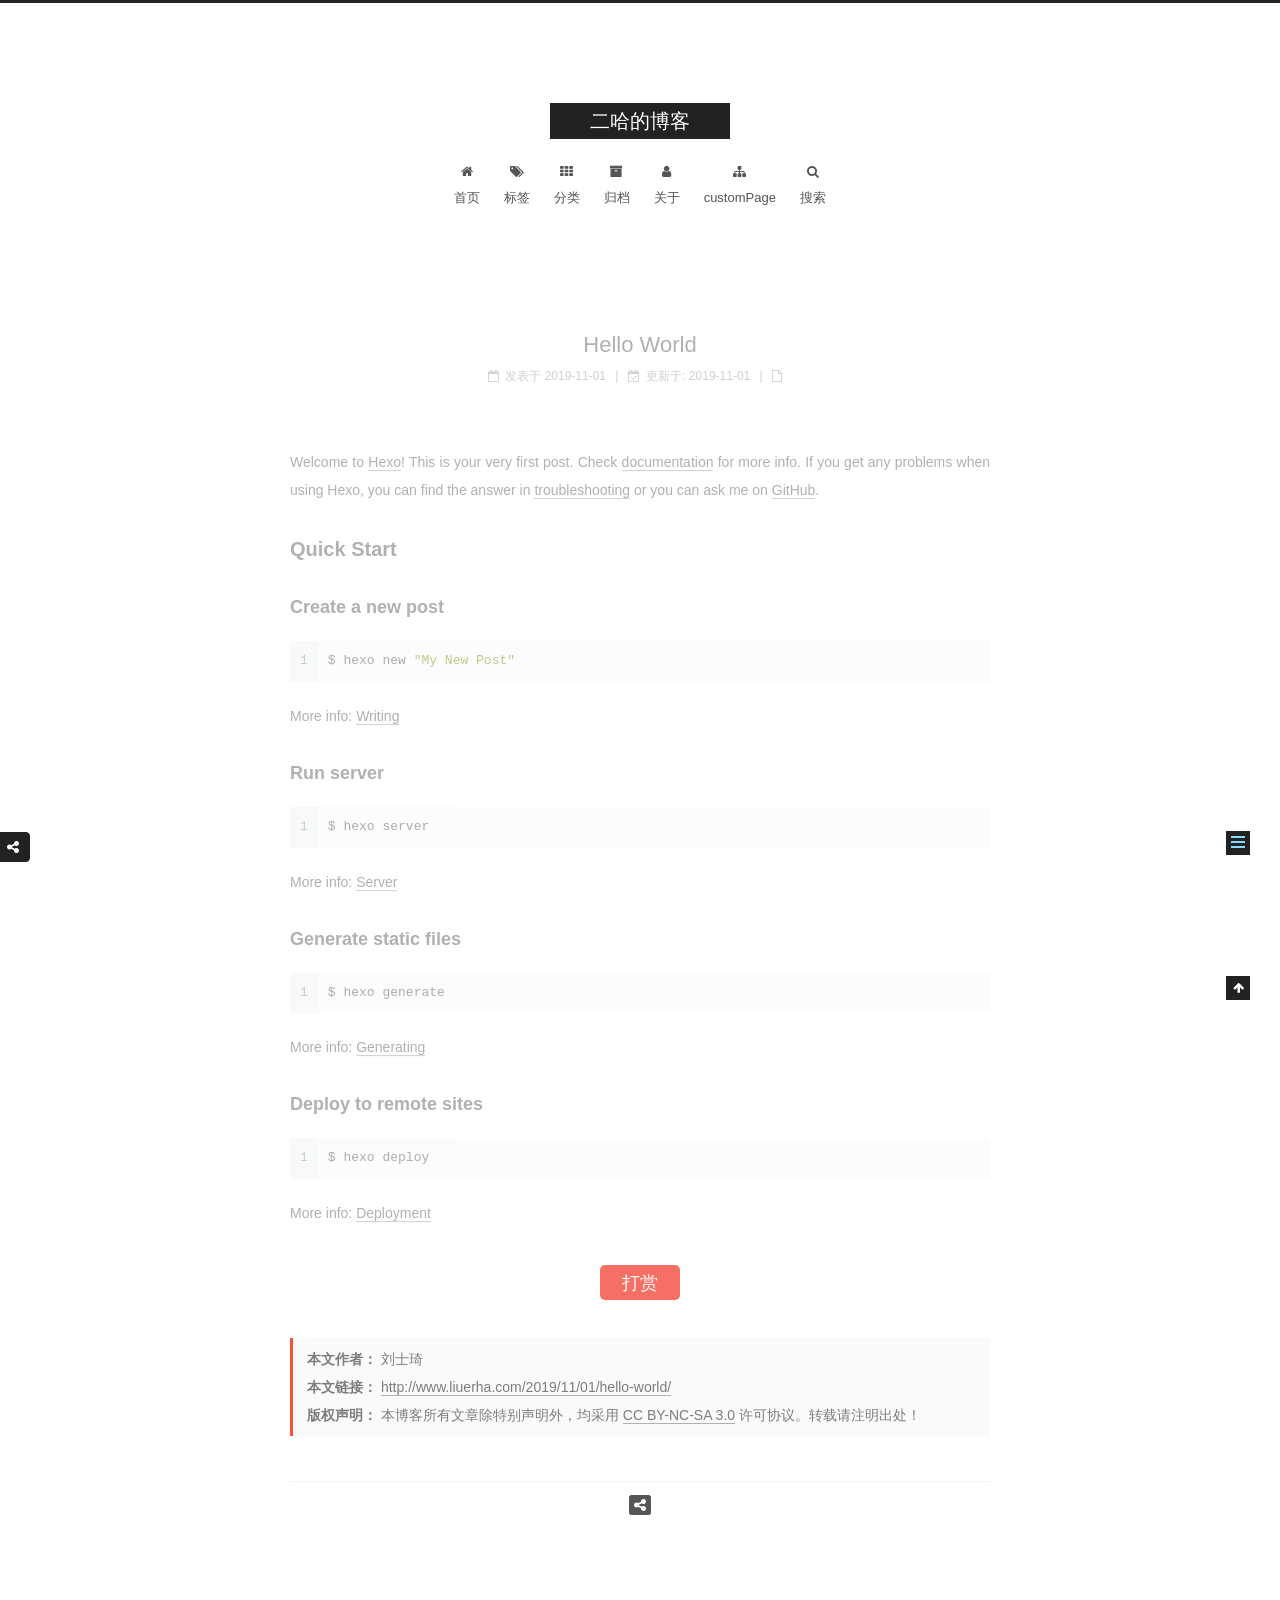
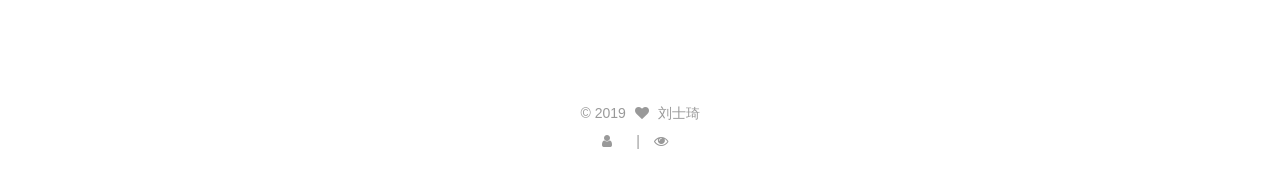
<file: 2019/11/01/hello-world/index.html>
<!DOCTYPE html>



  


<html class="theme-next muse use-motion" lang="zh-Hans">
<head>
  <meta charset="UTF-8"/>
<meta http-equiv="X-UA-Compatible" content="IE=edge" />
<meta name="viewport" content="width=device-width, initial-scale=1, maximum-scale=1"/>
<meta name="theme-color" content="#222">









<meta http-equiv="Cache-Control" content="no-transform" />
<meta http-equiv="Cache-Control" content="no-siteapp" />
















  
  
  <link href="/lib/fancybox/source/jquery.fancybox.css?v=2.1.5" rel="stylesheet" type="text/css" />







<link href="/lib/font-awesome/css/font-awesome.min.css?v=4.6.2" rel="stylesheet" type="text/css" />

<link href="/css/main.css?v=5.1.4" rel="stylesheet" type="text/css" />


  <link rel="apple-touch-icon" sizes="180x180" href="/images/apple-touch-icon-next.png?v=5.1.4">


  <link rel="icon" type="image/png" sizes="32x32" href="/images/32bitbug_favicon.ico?v=5.1.4">


  <link rel="icon" type="image/png" sizes="16x16" href="/images/16bitbug_favicon.ico?v=5.1.4">


  <link rel="mask-icon" href="/images/logo.svg?v=5.1.4" color="#222">





  <meta name="keywords" content="Hexo, NexT" />





  <link rel="alternate" href="/atom.xml" title="二哈的博客" type="application/atom+xml" />






<meta name="description" content="Welcome to Hexo! This is your very first post. Check documentation for more info. If you get any problems when using Hexo, you can find the answer in troubleshooting or you can ask me on GitHub. Quick">
<meta property="og:type" content="article">
<meta property="og:title" content="Hello World">
<meta property="og:url" content="http:&#x2F;&#x2F;www.liuerha.com&#x2F;2019&#x2F;11&#x2F;01&#x2F;hello-world&#x2F;index.html">
<meta property="og:site_name" content="二哈的博客">
<meta property="og:description" content="Welcome to Hexo! This is your very first post. Check documentation for more info. If you get any problems when using Hexo, you can find the answer in troubleshooting or you can ask me on GitHub. Quick">
<meta property="og:locale" content="zh-Hans">
<meta property="og:updated_time" content="2019-10-31T16:04:39.309Z">
<meta name="twitter:card" content="summary">



<script type="text/javascript" id="hexo.configurations">
  var NexT = window.NexT || {};
  var CONFIG = {
    root: '/',
    scheme: 'Muse',
    version: '5.1.4',
    sidebar: {"position":"left","display":"post","offset":12,"b2t":false,"scrollpercent":false,"onmobile":false},
    fancybox: true,
    tabs: true,
    motion: {"enable":true,"async":false,"transition":{"post_block":"fadeIn","post_header":"slideDownIn","post_body":"slideDownIn","coll_header":"slideLeftIn","sidebar":"slideUpIn"}},
    duoshuo: {
      userId: '0',
      author: '博主'
    },
    algolia: {
      applicationID: '',
      apiKey: '',
      indexName: '',
      hits: {"per_page":10},
      labels: {"input_placeholder":"Search for Posts","hits_empty":"We didn't find any results for the search: ${query}","hits_stats":"${hits} results found in ${time} ms"}
    }
  };
</script>



  <link rel="canonical" href="http://www.liuerha.com/2019/11/01/hello-world/"/>





  <title>Hello World | 二哈的博客</title>
  





  <script type="text/javascript">
    var _hmt = _hmt || [];
    (function() {
      var hm = document.createElement("script");
      hm.src = "https://hm.baidu.com/hm.js?0987e8380bbc6dc6765ae0ee131109b0";
      var s = document.getElementsByTagName("script")[0];
      s.parentNode.insertBefore(hm, s);
    })();
  </script>




</head>

<body itemscope itemtype="http://schema.org/WebPage" lang="zh-Hans">

  
  
    
  

  <div class="container sidebar-position-left page-post-detail">
    <div class="headband"></div>

    <header id="header" class="header" itemscope itemtype="http://schema.org/WPHeader">
      <div class="header-inner"><div class="site-brand-wrapper">
  <div class="site-meta ">
    

    <div class="custom-logo-site-title">
      <a href="/"  class="brand" rel="start">
        <span class="logo-line-before"><i></i></span>
        <span class="site-title">二哈的博客</span>
        <span class="logo-line-after"><i></i></span>
      </a>
    </div>
      
        <p class="site-subtitle"></p>
      
  </div>

  <div class="site-nav-toggle">
    <button>
      <span class="btn-bar"></span>
      <span class="btn-bar"></span>
      <span class="btn-bar"></span>
    </button>
  </div>
</div>

<nav class="site-nav">
  

  
    <ul id="menu" class="menu">
      
        
        <li class="menu-item menu-item-home">
          <a href="/%20" rel="section">
            
              <i class="menu-item-icon fa fa-fw fa-home"></i> <br />
            
            首页
          </a>
        </li>
      
        
        <li class="menu-item menu-item-tags">
          <a href="/tags/%20" rel="section">
            
              <i class="menu-item-icon fa fa-fw fa-tags"></i> <br />
            
            标签
          </a>
        </li>
      
        
        <li class="menu-item menu-item-categories">
          <a href="/categories/%20" rel="section">
            
              <i class="menu-item-icon fa fa-fw fa-th"></i> <br />
            
            分类
          </a>
        </li>
      
        
        <li class="menu-item menu-item-archives">
          <a href="/archives/%20" rel="section">
            
              <i class="menu-item-icon fa fa-fw fa-archive"></i> <br />
            
            归档
          </a>
        </li>
      
        
        <li class="menu-item menu-item-about">
          <a href="/about/%20" rel="section">
            
              <i class="menu-item-icon fa fa-fw fa-user"></i> <br />
            
            关于
          </a>
        </li>
      
        
        <li class="menu-item menu-item-custompage">
          <a href="/customPage%20" rel="section">
            
              <i class="menu-item-icon fa fa-fw fa-sitemap"></i> <br />
            
            customPage
          </a>
        </li>
      

      
        <li class="menu-item menu-item-search">
          
            <a href="javascript:;" class="popup-trigger">
          
            
              <i class="menu-item-icon fa fa-search fa-fw"></i> <br />
            
            搜索
          </a>
        </li>
      
    </ul>
  

  
    <div class="site-search">
      
  <div class="popup search-popup local-search-popup">
  <div class="local-search-header clearfix">
    <span class="search-icon">
      <i class="fa fa-search"></i>
    </span>
    <span class="popup-btn-close">
      <i class="fa fa-times-circle"></i>
    </span>
    <div class="local-search-input-wrapper">
      <input autocomplete="off"
             placeholder="搜索..." spellcheck="false"
             type="text" id="local-search-input">
    </div>
  </div>
  <div id="local-search-result"></div>
</div>



    </div>
  
</nav>



 </div>
    </header>

    <main id="main" class="main">
      <div class="main-inner">
        <div class="content-wrap">
          <div id="content" class="content">
            

  <div id="posts" class="posts-expand">
    

  

  
  
  

  <article class="post post-type-normal" itemscope itemtype="http://schema.org/Article">
  
  
  
  <div class="post-block">
    <link itemprop="mainEntityOfPage" href="http://www.liuerha.com/2019/11/01/hello-world/">

    <span hidden itemprop="author" itemscope itemtype="http://schema.org/Person">
      <meta itemprop="name" content="刘士琦">
      <meta itemprop="description" content="">
      <meta itemprop="image" content="/images/avatar.jpeg">
    </span>

    <span hidden itemprop="publisher" itemscope itemtype="http://schema.org/Organization">
      <meta itemprop="name" content="二哈的博客">
    </span>

    
      <header class="post-header">

        
        
          <h1 class="post-title" itemprop="name headline">Hello World</h1>
        

        <div class="post-meta">
          <span class="post-time">
            
              <span class="post-meta-item-icon">
                <i class="fa fa-calendar-o"></i>
              </span>
              
                <span class="post-meta-item-text">发表于</span>
              
              <time title="创建于" itemprop="dateCreated datePublished" datetime="2019-11-01T00:04:39+08:00">
                2019-11-01
              </time>
            

            
              <span class="post-meta-divider">|</span>
            

            
              <span class="post-meta-item-icon">
                <i class="fa fa-calendar-check-o"></i>
              </span>
              
                <span class="post-meta-item-text">更新于&#58;</span>
              
              <time title="更新于" itemprop="dateModified" datetime="2019-11-01T00:04:39+08:00">
                2019-11-01
              </time>
            
          </span>

          

          
            
          

          
          

          
            <span class="post-meta-divider">|</span>
            <span class="page-pv"><i class="fa fa-file-o"></i>
            <span class="busuanzi-value" id="busuanzi_value_page_pv" ></span>
            </span>
          

          

          

        </div>
      </header>
    

    
    
    
    <div class="post-body" itemprop="articleBody">

      
      

      
        <p>Welcome to <a href="https://hexo.io/" target="_blank" rel="noopener">Hexo</a>! This is your very first post. Check <a href="https://hexo.io/docs/" target="_blank" rel="noopener">documentation</a> for more info. If you get any problems when using Hexo, you can find the answer in <a href="https://hexo.io/docs/troubleshooting.html" target="_blank" rel="noopener">troubleshooting</a> or you can ask me on <a href="https://github.com/hexojs/hexo/issues" target="_blank" rel="noopener">GitHub</a>.</p>
<h2 id="Quick-Start"><a href="#Quick-Start" class="headerlink" title="Quick Start"></a>Quick Start</h2><h3 id="Create-a-new-post"><a href="#Create-a-new-post" class="headerlink" title="Create a new post"></a>Create a new post</h3><figure class="highlight bash"><table><tr><td class="gutter"><pre><span class="line">1</span><br></pre></td><td class="code"><pre><span class="line">$ hexo new <span class="string">"My New Post"</span></span><br></pre></td></tr></table></figure>

<p>More info: <a href="https://hexo.io/docs/writing.html" target="_blank" rel="noopener">Writing</a></p>
<h3 id="Run-server"><a href="#Run-server" class="headerlink" title="Run server"></a>Run server</h3><figure class="highlight bash"><table><tr><td class="gutter"><pre><span class="line">1</span><br></pre></td><td class="code"><pre><span class="line">$ hexo server</span><br></pre></td></tr></table></figure>

<p>More info: <a href="https://hexo.io/docs/server.html" target="_blank" rel="noopener">Server</a></p>
<h3 id="Generate-static-files"><a href="#Generate-static-files" class="headerlink" title="Generate static files"></a>Generate static files</h3><figure class="highlight bash"><table><tr><td class="gutter"><pre><span class="line">1</span><br></pre></td><td class="code"><pre><span class="line">$ hexo generate</span><br></pre></td></tr></table></figure>

<p>More info: <a href="https://hexo.io/docs/generating.html" target="_blank" rel="noopener">Generating</a></p>
<h3 id="Deploy-to-remote-sites"><a href="#Deploy-to-remote-sites" class="headerlink" title="Deploy to remote sites"></a>Deploy to remote sites</h3><figure class="highlight bash"><table><tr><td class="gutter"><pre><span class="line">1</span><br></pre></td><td class="code"><pre><span class="line">$ hexo deploy</span><br></pre></td></tr></table></figure>

<p>More info: <a href="https://hexo.io/docs/deployment.html" target="_blank" rel="noopener">Deployment</a></p>

      
    </div>
    
    
    

    

    
      <div>
        <div style="padding: 10px 0; margin: 20px auto; width: 90%; text-align: center;">
  <div></div>
  <button id="rewardButton" disable="enable" onclick="var qr = document.getElementById('QR'); if (qr.style.display === 'none') {qr.style.display='block';} else {qr.style.display='none'}">
    <span>打赏</span>
  </button>
  <div id="QR" style="display: none;">

    
      <div id="wechat" style="display: inline-block">
        <img id="wechat_qr" src="/images/wechatpay.jpg" alt="刘士琦 微信支付"/>
        <p>微信支付</p>
      </div>
    

    
      <div id="alipay" style="display: inline-block">
        <img id="alipay_qr" src="/images/alipay.jpg" alt="刘士琦 支付宝"/>
        <p>支付宝</p>
      </div>
    

    

  </div>
</div>

      </div>
    

    
      <div>
        <ul class="post-copyright">
  <li class="post-copyright-author">
    <strong>本文作者：</strong>
    刘士琦
  </li>
  <li class="post-copyright-link">
    <strong>本文链接：</strong>
    <a href="http://www.liuerha.com/2019/11/01/hello-world/" title="Hello World">http://www.liuerha.com/2019/11/01/hello-world/</a>
  </li>
  <li class="post-copyright-license">
    <strong>版权声明： </strong>
    本博客所有文章除特别声明外，均采用 <a href="https://creativecommons.org/licenses/by-nc-sa/3.0/" rel="external nofollow" target="_blank">CC BY-NC-SA 3.0</a> 许可协议。转载请注明出处！
  </li>
</ul>

      </div>
    

    <footer class="post-footer">
      

      
      
        <div class="post-widgets">
        

        

        
          
          <div id="needsharebutton-postbottom">
            <span class="btn">
              <i class="fa fa-share-alt" aria-hidden="true"></i>
            </span>
          </div>
        
        </div>
      
      

      

      
      
    </footer>
  </div>
  
  
  
  </article>



    <div class="post-spread">
      
        
  <div class="bdsharebuttonbox">
    <a href="#" class="bds_tsina" data-cmd="tsina" title="分享到新浪微博"></a>
    <a href="#" class="bds_douban" data-cmd="douban" title="分享到豆瓣网"></a>
    <a href="#" class="bds_sqq" data-cmd="sqq" title="分享到QQ好友"></a>
    <a href="#" class="bds_qzone" data-cmd="qzone" title="分享到QQ空间"></a>
    <a href="#" class="bds_weixin" data-cmd="weixin" title="分享到微信"></a>
    <a href="#" class="bds_tieba" data-cmd="tieba" title="分享到百度贴吧"></a>
    <a href="#" class="bds_twi" data-cmd="twi" title="分享到Twitter"></a>
    <a href="#" class="bds_fbook" data-cmd="fbook" title="分享到Facebook"></a>
    <a href="#" class="bds_more" data-cmd="more"></a>
    <a class="bds_count" data-cmd="count"></a>
  </div>
  <script>
    window._bd_share_config = {
      "common": {
        "bdText": "",
        "bdMini": "2",
        "bdMiniList": false,
        "bdPic": ""
      },
      "share": {
        "bdSize": "16",
        "bdStyle": "0"
      },
      "image": {
        "viewList": ["tsina", "douban", "sqq", "qzone", "weixin", "twi", "fbook"],
        "viewText": "分享到：",
        "viewSize": "16"
      }
    }
  </script>

<script>
  with(document)0[(getElementsByTagName('head')[0]||body).appendChild(createElement('script')).src='//bdimg.share.baidu.com/static/api/js/share.js?cdnversion='+~(-new Date()/36e5)];
</script>

      
    </div>
  </div>


          </div>
          


          

  
    <div class="comments" id="comments">
      <div id="lv-container" data-id="city" data-uid="MTAyMC80NzM2OS8yMzg2OQ=="></div>
    </div>

  



        </div>
        
          
  
  <div class="sidebar-toggle">
    <div class="sidebar-toggle-line-wrap">
      <span class="sidebar-toggle-line sidebar-toggle-line-first"></span>
      <span class="sidebar-toggle-line sidebar-toggle-line-middle"></span>
      <span class="sidebar-toggle-line sidebar-toggle-line-last"></span>
    </div>
  </div>

  <aside id="sidebar" class="sidebar">
    
    <div class="sidebar-inner">

      

      
        <ul class="sidebar-nav motion-element">
          <li class="sidebar-nav-toc sidebar-nav-active" data-target="post-toc-wrap">
            文章目录
          </li>
          <li class="sidebar-nav-overview" data-target="site-overview-wrap">
            站点概览
          </li>
        </ul>
      

      <section class="site-overview-wrap sidebar-panel">
        <div class="site-overview">
          <div class="site-author motion-element" itemprop="author" itemscope itemtype="http://schema.org/Person">
            
              <img class="site-author-image" itemprop="image"
                src="/images/avatar.jpeg"
                alt="刘士琦" />
            
              <p class="site-author-name" itemprop="name">刘士琦</p>
              <p class="site-description motion-element" itemprop="description"></p>
          </div>

          <nav class="site-state motion-element">

            
              <div class="site-state-item site-state-posts">
              
                <a href="/archives/%20%7C%7C%20archive">
              
                  <span class="site-state-item-count">1</span>
                  <span class="site-state-item-name">日志</span>
                </a>
              </div>
            

            

            

          </nav>

          
            <div class="feed-link motion-element">
              <a href="/atom.xml" rel="alternate">
                <i class="fa fa-rss"></i>
                RSS
              </a>
            </div>
          

          
            <div class="links-of-author motion-element">
                
                  <span class="links-of-author-item">
                    <a href="https://github.com/erhade" target="_blank" title="GitHub">
                      
                        <i class="fa fa-fw fa-github"></i>GitHub</a>
                  </span>
                
                  <span class="links-of-author-item">
                    <a href="mailto:702195917@qq.com" target="_blank" title="E-Mail">
                      
                        <i class="fa fa-fw fa-envelope"></i>E-Mail</a>
                  </span>
                
            </div>
          

          
          

          
          
            <div class="links-of-blogroll motion-element links-of-blogroll-block">
              <div class="links-of-blogroll-title">
                <i class="fa  fa-fw fa-link"></i>
                Links
              </div>
              <ul class="links-of-blogroll-list">
                
                  <li class="links-of-blogroll-item">
                    <a href="https://www.github.com" title="Github" target="_blank">Github</a>
                  </li>
                
                  <li class="links-of-blogroll-item">
                    <a href="https://www.zhihu.com" title="知乎" target="_blank">知乎</a>
                  </li>
                
              </ul>
            </div>
          

          

        </div>
      </section>

      
      <!--noindex-->
        <section class="post-toc-wrap motion-element sidebar-panel sidebar-panel-active">
          <div class="post-toc">

            
              
            

            
              <div class="post-toc-content"><ol class="nav"><li class="nav-item nav-level-2"><a class="nav-link" href="#Quick-Start"><span class="nav-number">1.</span> <span class="nav-text">Quick Start</span></a><ol class="nav-child"><li class="nav-item nav-level-3"><a class="nav-link" href="#Create-a-new-post"><span class="nav-number">1.1.</span> <span class="nav-text">Create a new post</span></a></li><li class="nav-item nav-level-3"><a class="nav-link" href="#Run-server"><span class="nav-number">1.2.</span> <span class="nav-text">Run server</span></a></li><li class="nav-item nav-level-3"><a class="nav-link" href="#Generate-static-files"><span class="nav-number">1.3.</span> <span class="nav-text">Generate static files</span></a></li><li class="nav-item nav-level-3"><a class="nav-link" href="#Deploy-to-remote-sites"><span class="nav-number">1.4.</span> <span class="nav-text">Deploy to remote sites</span></a></li></ol></li></ol></div>
            

          </div>
        </section>
      <!--/noindex-->
      

      

    </div>
  </aside>


        
      </div>
    </main>

    <footer id="footer" class="footer">
      <div class="footer-inner">
        

<div class="copyright">
  
  &copy; 
  <span itemprop="copyrightYear">2019</span>
  <span class="with-love">
    <i class="fa fa-heart"></i>
  </span>
  <span class="author" itemprop="copyrightHolder">刘士琦</span>
</div>

        
<div class="busuanzi-count">
  <script async src="https://dn-lbstatics.qbox.me/busuanzi/2.3/busuanzi.pure.mini.js"></script>

  
    <span class="site-uv">
      <i class="fa fa-user"></i>
      <span class="busuanzi-value" id="busuanzi_value_site_uv"></span>
      
    </span>
  

  
    <span class="site-pv">
      <i class="fa fa-eye"></i>
      <span class="busuanzi-value" id="busuanzi_value_site_pv"></span>
      
    </span>
  
</div>








        
      </div>
    </footer>

    
      <div class="back-to-top">
        <i class="fa fa-arrow-up"></i>
        
      </div>
    

    
      <div id="needsharebutton-float">
        <span class="btn">
          <i class="fa fa-share-alt" aria-hidden="true"></i>
        </span>
      </div>
    

  </div>

  

<script type="text/javascript">
  if (Object.prototype.toString.call(window.Promise) !== '[object Function]') {
    window.Promise = null;
  }
</script>









  












  
  
    <script type="text/javascript" src="/lib/jquery/index.js?v=2.1.3"></script>
  

  
  
    <script type="text/javascript" src="/lib/fastclick/lib/fastclick.min.js?v=1.0.6"></script>
  

  
  
    <script type="text/javascript" src="/lib/jquery_lazyload/jquery.lazyload.js?v=1.9.7"></script>
  

  
  
    <script type="text/javascript" src="/lib/velocity/velocity.min.js?v=1.2.1"></script>
  

  
  
    <script type="text/javascript" src="/lib/velocity/velocity.ui.min.js?v=1.2.1"></script>
  

  
  
    <script type="text/javascript" src="/lib/fancybox/source/jquery.fancybox.pack.js?v=2.1.5"></script>
  


  


  <script type="text/javascript" src="/js/src/utils.js?v=5.1.4"></script>

  <script type="text/javascript" src="/js/src/motion.js?v=5.1.4"></script>



  
  

  
  <script type="text/javascript" src="/js/src/scrollspy.js?v=5.1.4"></script>
<script type="text/javascript" src="/js/src/post-details.js?v=5.1.4"></script>



  


  <script type="text/javascript" src="/js/src/bootstrap.js?v=5.1.4"></script>



  


  




	





  





  
    <script type="text/javascript">
      (function(d, s) {
        var j, e = d.getElementsByTagName(s)[0];
        if (typeof LivereTower === 'function') { return; }
        j = d.createElement(s);
        j.src = 'https://cdn-city.livere.com/js/embed.dist.js';
        j.async = true;
        e.parentNode.insertBefore(j, e);
      })(document, 'script');
    </script>
  












  

  <script type="text/javascript">
    // Popup Window;
    var isfetched = false;
    var isXml = true;
    // Search DB path;
    var search_path = "search.xml";
    if (search_path.length === 0) {
      search_path = "search.xml";
    } else if (/json$/i.test(search_path)) {
      isXml = false;
    }
    var path = "/" + search_path;
    // monitor main search box;

    var onPopupClose = function (e) {
      $('.popup').hide();
      $('#local-search-input').val('');
      $('.search-result-list').remove();
      $('#no-result').remove();
      $(".local-search-pop-overlay").remove();
      $('body').css('overflow', '');
    }

    function proceedsearch() {
      $("body")
        .append('<div class="search-popup-overlay local-search-pop-overlay"></div>')
        .css('overflow', 'hidden');
      $('.search-popup-overlay').click(onPopupClose);
      $('.popup').toggle();
      var $localSearchInput = $('#local-search-input');
      $localSearchInput.attr("autocapitalize", "none");
      $localSearchInput.attr("autocorrect", "off");
      $localSearchInput.focus();
    }

    // search function;
    var searchFunc = function(path, search_id, content_id) {
      'use strict';

      // start loading animation
      $("body")
        .append('<div class="search-popup-overlay local-search-pop-overlay">' +
          '<div id="search-loading-icon">' +
          '<i class="fa fa-spinner fa-pulse fa-5x fa-fw"></i>' +
          '</div>' +
          '</div>')
        .css('overflow', 'hidden');
      $("#search-loading-icon").css('margin', '20% auto 0 auto').css('text-align', 'center');

      $.ajax({
        url: path,
        dataType: isXml ? "xml" : "json",
        async: true,
        success: function(res) {
          // get the contents from search data
          isfetched = true;
          $('.popup').detach().appendTo('.header-inner');
          var datas = isXml ? $("entry", res).map(function() {
            return {
              title: $("title", this).text(),
              content: $("content",this).text(),
              url: $("url" , this).text()
            };
          }).get() : res;
          var input = document.getElementById(search_id);
          var resultContent = document.getElementById(content_id);
          var inputEventFunction = function() {
            var searchText = input.value.trim().toLowerCase();
            var keywords = searchText.split(/[\s\-]+/);
            if (keywords.length > 1) {
              keywords.push(searchText);
            }
            var resultItems = [];
            if (searchText.length > 0) {
              // perform local searching
              datas.forEach(function(data) {
                var isMatch = false;
                var hitCount = 0;
                var searchTextCount = 0;
                var title = data.title.trim();
                var titleInLowerCase = title.toLowerCase();
                var content = data.content.trim().replace(/<[^>]+>/g,"");
                var contentInLowerCase = content.toLowerCase();
                var articleUrl = decodeURIComponent(data.url);
                var indexOfTitle = [];
                var indexOfContent = [];
                // only match articles with not empty titles
                if(title != '') {
                  keywords.forEach(function(keyword) {
                    function getIndexByWord(word, text, caseSensitive) {
                      var wordLen = word.length;
                      if (wordLen === 0) {
                        return [];
                      }
                      var startPosition = 0, position = [], index = [];
                      if (!caseSensitive) {
                        text = text.toLowerCase();
                        word = word.toLowerCase();
                      }
                      while ((position = text.indexOf(word, startPosition)) > -1) {
                        index.push({position: position, word: word});
                        startPosition = position + wordLen;
                      }
                      return index;
                    }

                    indexOfTitle = indexOfTitle.concat(getIndexByWord(keyword, titleInLowerCase, false));
                    indexOfContent = indexOfContent.concat(getIndexByWord(keyword, contentInLowerCase, false));
                  });
                  if (indexOfTitle.length > 0 || indexOfContent.length > 0) {
                    isMatch = true;
                    hitCount = indexOfTitle.length + indexOfContent.length;
                  }
                }

                // show search results

                if (isMatch) {
                  // sort index by position of keyword

                  [indexOfTitle, indexOfContent].forEach(function (index) {
                    index.sort(function (itemLeft, itemRight) {
                      if (itemRight.position !== itemLeft.position) {
                        return itemRight.position - itemLeft.position;
                      } else {
                        return itemLeft.word.length - itemRight.word.length;
                      }
                    });
                  });

                  // merge hits into slices

                  function mergeIntoSlice(text, start, end, index) {
                    var item = index[index.length - 1];
                    var position = item.position;
                    var word = item.word;
                    var hits = [];
                    var searchTextCountInSlice = 0;
                    while (position + word.length <= end && index.length != 0) {
                      if (word === searchText) {
                        searchTextCountInSlice++;
                      }
                      hits.push({position: position, length: word.length});
                      var wordEnd = position + word.length;

                      // move to next position of hit

                      index.pop();
                      while (index.length != 0) {
                        item = index[index.length - 1];
                        position = item.position;
                        word = item.word;
                        if (wordEnd > position) {
                          index.pop();
                        } else {
                          break;
                        }
                      }
                    }
                    searchTextCount += searchTextCountInSlice;
                    return {
                      hits: hits,
                      start: start,
                      end: end,
                      searchTextCount: searchTextCountInSlice
                    };
                  }

                  var slicesOfTitle = [];
                  if (indexOfTitle.length != 0) {
                    slicesOfTitle.push(mergeIntoSlice(title, 0, title.length, indexOfTitle));
                  }

                  var slicesOfContent = [];
                  while (indexOfContent.length != 0) {
                    var item = indexOfContent[indexOfContent.length - 1];
                    var position = item.position;
                    var word = item.word;
                    // cut out 100 characters
                    var start = position - 20;
                    var end = position + 80;
                    if(start < 0){
                      start = 0;
                    }
                    if (end < position + word.length) {
                      end = position + word.length;
                    }
                    if(end > content.length){
                      end = content.length;
                    }
                    slicesOfContent.push(mergeIntoSlice(content, start, end, indexOfContent));
                  }

                  // sort slices in content by search text's count and hits' count

                  slicesOfContent.sort(function (sliceLeft, sliceRight) {
                    if (sliceLeft.searchTextCount !== sliceRight.searchTextCount) {
                      return sliceRight.searchTextCount - sliceLeft.searchTextCount;
                    } else if (sliceLeft.hits.length !== sliceRight.hits.length) {
                      return sliceRight.hits.length - sliceLeft.hits.length;
                    } else {
                      return sliceLeft.start - sliceRight.start;
                    }
                  });

                  // select top N slices in content

                  var upperBound = parseInt('1');
                  if (upperBound >= 0) {
                    slicesOfContent = slicesOfContent.slice(0, upperBound);
                  }

                  // highlight title and content

                  function highlightKeyword(text, slice) {
                    var result = '';
                    var prevEnd = slice.start;
                    slice.hits.forEach(function (hit) {
                      result += text.substring(prevEnd, hit.position);
                      var end = hit.position + hit.length;
                      result += '<b class="search-keyword">' + text.substring(hit.position, end) + '</b>';
                      prevEnd = end;
                    });
                    result += text.substring(prevEnd, slice.end);
                    return result;
                  }

                  var resultItem = '';

                  if (slicesOfTitle.length != 0) {
                    resultItem += "<li><a href='" + articleUrl + "' class='search-result-title'>" + highlightKeyword(title, slicesOfTitle[0]) + "</a>";
                  } else {
                    resultItem += "<li><a href='" + articleUrl + "' class='search-result-title'>" + title + "</a>";
                  }

                  slicesOfContent.forEach(function (slice) {
                    resultItem += "<a href='" + articleUrl + "'>" +
                      "<p class=\"search-result\">" + highlightKeyword(content, slice) +
                      "...</p>" + "</a>";
                  });

                  resultItem += "</li>";
                  resultItems.push({
                    item: resultItem,
                    searchTextCount: searchTextCount,
                    hitCount: hitCount,
                    id: resultItems.length
                  });
                }
              })
            };
            if (keywords.length === 1 && keywords[0] === "") {
              resultContent.innerHTML = '<div id="no-result"><i class="fa fa-search fa-5x" /></div>'
            } else if (resultItems.length === 0) {
              resultContent.innerHTML = '<div id="no-result"><i class="fa fa-frown-o fa-5x" /></div>'
            } else {
              resultItems.sort(function (resultLeft, resultRight) {
                if (resultLeft.searchTextCount !== resultRight.searchTextCount) {
                  return resultRight.searchTextCount - resultLeft.searchTextCount;
                } else if (resultLeft.hitCount !== resultRight.hitCount) {
                  return resultRight.hitCount - resultLeft.hitCount;
                } else {
                  return resultRight.id - resultLeft.id;
                }
              });
              var searchResultList = '<ul class=\"search-result-list\">';
              resultItems.forEach(function (result) {
                searchResultList += result.item;
              })
              searchResultList += "</ul>";
              resultContent.innerHTML = searchResultList;
            }
          }

          if ('auto' === 'auto') {
            input.addEventListener('input', inputEventFunction);
          } else {
            $('.search-icon').click(inputEventFunction);
            input.addEventListener('keypress', function (event) {
              if (event.keyCode === 13) {
                inputEventFunction();
              }
            });
          }

          // remove loading animation
          $(".local-search-pop-overlay").remove();
          $('body').css('overflow', '');

          proceedsearch();
        }
      });
    }

    // handle and trigger popup window;
    $('.popup-trigger').click(function(e) {
      e.stopPropagation();
      if (isfetched === false) {
        searchFunc(path, 'local-search-input', 'local-search-result');
      } else {
        proceedsearch();
      };
    });

    $('.popup-btn-close').click(onPopupClose);
    $('.popup').click(function(e){
      e.stopPropagation();
    });
    $(document).on('keyup', function (event) {
      var shouldDismissSearchPopup = event.which === 27 &&
        $('.search-popup').is(':visible');
      if (shouldDismissSearchPopup) {
        onPopupClose();
      }
    });
  </script>





  

  

  

  
  
  
  <link rel="stylesheet" href="/lib/needsharebutton/needsharebutton.css">

  
  
  <script src="/lib/needsharebutton/needsharebutton.js"></script>

  <script>
    
      pbOptions = {};
      
          pbOptions.iconStyle = "box";
      
          pbOptions.boxForm = "horizontal";
      
          pbOptions.position = "bottomCenter";
      
          pbOptions.networks = "Weibo,Wechat,Douban,QQZone,Twitter,Facebook";
      
      new needShareButton('#needsharebutton-postbottom', pbOptions);
    
    
      flOptions = {};
      
          flOptions.iconStyle = "box";
      
          flOptions.boxForm = "horizontal";
      
          flOptions.position = "middleRight";
      
          flOptions.networks = "Weibo,Wechat,Douban,QQZone,Twitter,Facebook";
      
      new needShareButton('#needsharebutton-float', flOptions);
    
  </script>

  

  

  

  

</body>
</html>
</file>
<file: res/css/site.css>
:root {
  --link: #0071bc;
  --link-hover: #208799;
  --text: #222;
  --muted: #666;
}

* {
  box-sizing: border-box
}

html,
body {
  margin: 0;
  padding: 0;
  color: var(--text);
  font: 16px/1.6 -apple-system, BlinkMacSystemFont, "Segoe UI", Roboto, Helvetica, Arial
}

a:link,
a:visited {
  color: var(--link);
  text-decoration: none
}

a:hover {
  color: var(--link-hover);
  text-decoration: none
}

.container {
  max-width: 960px;
  margin: 0 auto;
  padding: 0 16px
}

.header {
  font-family: Arial;
  padding: 2rem 1rem
}

.img-fluid {
  max-width: 100%;
  height: auto
}

.row {
  display: flex;
  flex-wrap: wrap;
  align-items: center;
  margin-left: -8px;
  margin-right: -8px
}

[class^="col-"],
[class*=" col-"] {
  padding-left: 8px;
  padding-right: 8px
}

.col-md-3,
.col-md-9 {
  width: 100%
}

@media(min-width:768px) {
  .col-md-3 {
    width: 25%
  }

  .col-md-9 {
    width: 75%
  }
}

.align-items-center {
  align-items: center
}

.align-column-center {
  display: flex;
  flex-direction: column;
  justify-content: center
}

.avatar {
  display: block;
  margin: 0 auto 5px;
  border-radius: 20px;
  border: 1px solid #ddd;
}

hr {
  border: 0;
  height: 1px;
  background-image: linear-gradient(to right, rgba(0, 113, 188, 0.2), rgba(0, 0, 0, 0.1), rgba(0, 113, 188, 0.2));
  margin: 20px 0
}

.gap-20 {
  height: 20px
}

.gap-10 {
  height: 10px
}

.section-div {
  height: 3em
}

.content-div {
  height: 2em
}

.small-div {
  height: .5em
}

code {
  background: rgba(0, 0, 0, .05);
  padding: 0 4px;
  border-radius: 4px
}

h2 {
  margin: 0 0 4px
}

h3 {
  margin: 16px 0 8px
}

ul {
  padding-left: 20px
}

.no-bullet {
  list-style: none;
  margin-left: 0
}

.paper {
  margin: 16px 0
}

.paper b {
  font-size: 1.05rem
}

.muted {
  color: var(--muted)
}

.zh-name {
  font-family: "STKaiti", "KaiTi", "KaiTi_GB2312", "Songti SC", "Noto Serif SC", "SimSun", serif;
  font-weight: 600;
  color: #333;
  text-shadow: 1px 1px 2px rgba(0, 0, 0, .4);
  margin-left: .35rem;
  letter-spacing: .02em;
  font-size: 0.95em;
}

.paper-wrap {
  margin: 16px 0;
}

.paper-thumb {
  width: 100%;
  display: block;
  border-radius: 10px;
  border: 1px solid #ddd;
  object-fit: cover;
  aspect-ratio: 4 / 3;
}

@media (max-width: 767px) {
  .paper-thumb {
    margin-bottom: 8px;
  }
}
</file>
<file: lib/needsharebutton/needsharebutton.css>
/***********************************************
  needShareButton
  - Version 1.0.0
  - Copyright 2015 Dzmitry Vasileuski
  - Licensed under MIT (http://opensource.org/licenses/MIT)
***********************************************/
/* Social icons font
***********************************************/
@import url('font-embedded.css');
.need-share-button {
  position: relative;
}
.need-share-button-opened {
  position: relative;
}
.need-share-button-opened img.need-share-wechat-code-image {
  display: block;

  width: 100%;
  max-width: 200px;
  margin: auto;
}
.need-share-button_dropdown {
  position: absolute;
  z-index: 10;

  visibility: hidden;
  overflow: hidden;

  width: 300px;

  font-size: 16px;

  -webkit-transition: .3s;
          transition: .3s;
  -webkit-transform: scale(.1);
      -ms-transform: scale(.1);
          transform: scale(.1);
  text-align: center;
  white-space: normal;

  opacity: 0;
  -webkit-border-radius: 4px;
          border-radius: 4px;
  background-color: #fff;
  -webkit-box-shadow: 0 0 2px rgba(0, 0, 0, .5);
          box-shadow: 0 0 2px rgba(0, 0, 0, .5);
}
.need-share-button-opened .need-share-button_dropdown {
  visibility: visible;

  -webkit-transform: scale(1);
      -ms-transform: scale(1);
          transform: scale(1);

  opacity: 1;
}
.need-share-button_dropdown-box-vertical,
.need-share-button_dropdown-box-horizontal {
  -webkit-border-radius: 0;
          border-radius: 0;
}
.need-share-button_dropdown-box-vertical {
  width: 50px;
}
.need-share-button_dropdown-box-horizontal {
  width: auto;

  white-space: nowrap;
}
.need-share-button_link {
  display: inline-block;

  width: 50px;
  height: 50px;

  line-height: 50px;

  cursor: pointer;
  text-align: center;
}
.need-share-button_link:hover {
  -webkit-transition: .3s;
          transition: .3s;

  opacity: .7;
}
/* Dropdown position
***********************************************/
.need-share-button_dropdown-top-left {
  right: 100%;
  bottom: 100%;

  margin-right: 10px;
  margin-bottom: 10px;
}
.need-share-button_dropdown-top-right {
  bottom: 100%;
  left: 100%;

  margin-bottom: 10px;
  margin-left: 10px;
}
.need-share-button_dropdown-top-center {
  bottom: 100%;
  left: 50%;

  margin-bottom: 10px;
}
.need-share-button_dropdown-middle-left {
  top: 50%;
  right: 100%;

  margin-right: 10px;
}
.need-share-button_dropdown-middle-right {
  top: 50%;
  left: 100%;

  margin-left: 10px;
}
.need-share-button_dropdown-bottom-left {
  top: 100%;
  right: 100%;

  margin-top: 10px;
  margin-right: 10px;
}
.need-share-button_dropdown-bottom-right {
  top: 100%;
  left: 100%;

  margin-top: 10px;
  margin-left: 10px;
}
.need-share-button_dropdown-bottom-center {
  top: 100%;
  left: 50%;

  margin-top: 10px;
}
/* Default theme
***********************************************/
.need-share-button-default {
  display: inline-block;

  margin-bottom: 0;
  padding: 6px 12px;

  font-size: 14px;
  line-height: 1.42857143;
  font-weight: 400;
  color: #333;

  cursor: pointer;
  -webkit-user-select: none;
     -moz-user-select: none;
      -ms-user-select: none;
          user-select: none;
  text-align: center;
  vertical-align: middle;

  border: 1px solid #ccc;
  -webkit-border-radius: 4px;
          border-radius: 4px;
  background-color: #fff;
}
/* Network buttons
***********************************************/
.need-share-button_wechat {
  color: #a2dc30;
}
.need-share-button_wechat.need-share-button_link-box {
  color: #fff;

  background: #a2dc30;
}
.need-share-button_weibo {
  color: #d52b2b;
}
.need-share-button_weibo.need-share-button_link-box {
  color: #fff;

  background: #d52b2b;
}
.need-share-button_douban {
  color: #072;
}
.need-share-button_douban:before {
  content: '豆';
}
.need-share-button_douban.need-share-button_link-box {
  color: #fff;

  background: #072;
}
.need-share-button_qqzone {
  color: #ffce00;
}
.need-share-button_qqzone.need-share-button_link-box {
  color: #fff;

  background: #ffce00;
}
.need-share-button_renren {
  color: #207cc5;
}
.need-share-button_renren.need-share-button_link-box {
  color: #fff;

  background: #207cc5;
}
.need-share-button_mailto {
  color: #efbe00;
}
.need-share-button_mailto.need-share-button_link-box {
  color: #fff;

  background: #efbe00;
}
.need-share-button_twitter {
  color: #00acec;
}
.need-share-button_twitter.need-share-button_link-box {
  color: #fff;

  background: #00acec;
}
.need-share-button_pinterest {
  color: #cd2027;
}
.need-share-button_pinterest.need-share-button_link-box {
  color: #fff;

  background: #cd2027;
}
.need-share-button_facebook {
  color: #3b5998;
}
.need-share-button_facebook.need-share-button_link-box {
  color: #fff;

  background: #3b5998;
}
.need-share-button_googleplus {
  color: #d44132;
}
.need-share-button_googleplus.need-share-button_link-box {
  color: #fff;

  background: #d44132;
}
.need-share-button_reddit {
  color: #000;
}
.need-share-button_reddit.need-share-button_link-box {
  color: #fff;

  background: #000;
}
.need-share-button_delicious {
  color: #000;
}
.need-share-button_delicious.need-share-button_link-box {
  color: #fff;

  background: #000;
}
.need-share-button_stumbleupon {
  color: #f04e23;
}
.need-share-button_stumbleupon.need-share-button_link-box {
  color: #fff;

  background: #f04e23;
}
.need-share-button_linkedin {
  color: #0085af;
}
.need-share-button_linkedin.need-share-button_link-box {
  color: #fff;

  background: #0085af;
}
.need-share-button_slashdot {
  color: #026664;
}
.need-share-button_slashdot.need-share-button_link-box {
  color: #fff;

  background: #026664;
}
.need-share-button_technorati {
  color: #49ae47;
}
.need-share-button_technorati.need-share-button_link-box {
  color: #fff;

  background: #49ae47;
}
.need-share-button_posterous {
  color: #795d31;
}
.need-share-button_posterous.need-share-button_link-box {
  color: #fff;

  background: #795d31;
}
.need-share-button_tumblr {
  color: #34465d;
}
.need-share-button_tumblr.need-share-button_link-box {
  color: #fff;

  background: #34465d;
}
.need-share-button_googlebookmarks {
  color: #fde331;
}
.need-share-button_googlebookmarks.need-share-button_link-box {
  color: #fff;

  background: #fde331;
}
.need-share-button_newsvine {
  color: #03652c;
}
.need-share-button_newsvine.need-share-button_link-box {
  color: #fff;

  background: #03652c;
}
.need-share-button_evernote {
  color: #79d626;
}
.need-share-button_evernote.need-share-button_link-box {
  color: #fff;

  background: #79d626;
}
.need-share-button_friendfeed {
  color: #b0cbe9;
}
.need-share-button_friendfeed.need-share-button_link-box {
  color: #fff;

  background: #b0cbe9;
}
.need-share-button_vkontakte {
  color: #4c75a3;
}
.need-share-button_vkontakte.need-share-button_link-box {
  color: #fff;

  background: #4c75a3;
}
.need-share-button_odnoklassniki {
  color: #ed812b;
}
.need-share-button_odnoklassniki.need-share-button_link-box {
  color: #fff;

  background: #ed812b;
}
.need-share-button_mailru {
  color: #f89c0e;
}
.need-share-button_mailru.need-share-button_link-box {
  color: #fff;

  background: #f89c0e;
}
</file>
<file: css/main.css>
/* normalize.css v3.0.2 | MIT License | git.io/normalize */
html {
  font-family: sans-serif; /* 1 */
  -ms-text-size-adjust: 100%; /* 2 */
  -webkit-text-size-adjust: 100%; /* 2 */
}
body {
  margin: 0;
}
article,
aside,
details,
figcaption,
figure,
footer,
header,
hgroup,
main,
menu,
nav,
section,
summary {
  display: block;
}
audio,
canvas,
progress,
video {
  display: inline-block; /* 1 */
  vertical-align: baseline; /* 2 */
}
audio:not([controls]) {
  display: none;
  height: 0;
}
[hidden],
template {
  display: none;
}
a {
  background-color: transparent;
}
a:active,
a:hover {
  outline: 0;
}
abbr[title] {
  border-bottom: 1px dotted;
}
b,
strong {
  font-weight: bold;
}
dfn {
  font-style: italic;
}
h1 {
  font-size: 2em;
  margin: 0.67em 0;
}
mark {
  background: #ff0;
  color: #000;
}
small {
  font-size: 80%;
}
sub,
sup {
  font-size: 75%;
  line-height: 0;
  position: relative;
  vertical-align: baseline;
}
sup {
  top: -0.5em;
}
sub {
  bottom: -0.25em;
}
img {
  border: 0;
}
svg:not(:root) {
  overflow: hidden;
}
figure {
  margin: 1em 40px;
}
hr {
  -moz-box-sizing: content-box;
  box-sizing: content-box;
  height: 0;
}
pre {
  overflow: auto;
}
code,
kbd,
pre,
samp {
  font-family: monospace, monospace;
  font-size: 1em;
}
button,
input,
optgroup,
select,
textarea {
  color: inherit; /* 1 */
  font: inherit; /* 2 */
  margin: 0; /* 3 */
}
button {
  overflow: visible;
}
button,
select {
  text-transform: none;
}
button,
html input[type="button"],
input[type="reset"],
input[type="submit"] {
  -webkit-appearance: button; /* 2 */
  cursor: pointer; /* 3 */
}
button[disabled],
html input[disabled] {
  cursor: default;
}
button::-moz-focus-inner,
input::-moz-focus-inner {
  border: 0;
  padding: 0;
}
input {
  line-height: normal;
}
input[type="checkbox"],
input[type="radio"] {
  box-sizing: border-box; /* 1 */
  padding: 0; /* 2 */
}
input[type="number"]::-webkit-inner-spin-button,
input[type="number"]::-webkit-outer-spin-button {
  height: auto;
}
input[type="search"] {
  -webkit-appearance: textfield; /* 1 */
  -moz-box-sizing: content-box;
  -webkit-box-sizing: content-box; /* 2 */
  box-sizing: content-box;
}
input[type="search"]::-webkit-search-cancel-button,
input[type="search"]::-webkit-search-decoration {
  -webkit-appearance: none;
}
fieldset {
  border: 1px solid #c0c0c0;
  margin: 0 2px;
  padding: 0.35em 0.625em 0.75em;
}
legend {
  border: 0; /* 1 */
  padding: 0; /* 2 */
}
textarea {
  overflow: auto;
}
optgroup {
  font-weight: bold;
}
table {
  border-collapse: collapse;
  border-spacing: 0;
}
td,
th {
  padding: 0;
}
::selection {
  background: #262a30;
  color: #fff;
}
body {
  position: relative;
  font-family: 'Lato', "PingFang SC", "Microsoft YaHei", sans-serif;
  font-size: 14px;
  line-height: 2;
  color: #555;
  background: #fff;
}
@media (max-width: 767px) {
  body {
    padding-right: 0 !important;
  }
}
@media (min-width: 768px) and (max-width: 991px) {
  body {
    padding-right: 0 !important;
  }
}
@media (min-width: 1600px) {
  body {
    font-size: 16px;
  }
}
h1,
h2,
h3,
h4,
h5,
h6 {
  margin: 0;
  padding: 0;
  font-weight: bold;
  line-height: 1.5;
  font-family: 'Lato', "PingFang SC", "Microsoft YaHei", sans-serif;
}
h2,
h3,
h4,
h5,
h6 {
  margin: 20px 0 15px;
}
h1 {
  font-size: 22px;
}
@media (max-width: 767px) {
  h1 {
    font-size: 18px;
  }
}
h2 {
  font-size: 20px;
}
@media (max-width: 767px) {
  h2 {
    font-size: 16px;
  }
}
h3 {
  font-size: 18px;
}
@media (max-width: 767px) {
  h3 {
    font-size: 14px;
  }
}
h4 {
  font-size: 16px;
}
@media (max-width: 767px) {
  h4 {
    font-size: 12px;
  }
}
h5 {
  font-size: 14px;
}
@media (max-width: 767px) {
  h5 {
    font-size: 10px;
  }
}
h6 {
  font-size: 12px;
}
@media (max-width: 767px) {
  h6 {
    font-size: 8px;
  }
}
p {
  margin: 0 0 20px 0;
}
a {
  color: #555;
  text-decoration: none;
  outline: none;
  border-bottom: 1px solid #999;
  word-wrap: break-word;
}
a:hover {
  color: #222;
  border-bottom-color: #222;
}
blockquote {
  margin: 0;
  padding: 0;
}
img {
  display: block;
  margin: auto;
  max-width: 100%;
  height: auto;
}
hr {
  margin: 40px 0;
  height: 3px;
  border: none;
  background-color: #ddd;
  background-image: repeating-linear-gradient(-45deg, #fff, #fff 4px, transparent 4px, transparent 8px);
}
blockquote {
  padding: 0 15px;
  color: #666;
  border-left: 4px solid #ddd;
}
blockquote cite::before {
  content: "-";
  padding: 0 5px;
}
dt {
  font-weight: 700;
}
dd {
  margin: 0;
  padding: 0;
}
kbd {
  border: 1px solid #ccc;
  border-radius: 0.2em;
  box-shadow: 0.1em 0.1em 0.2em rgba(0,0,0,0.1);
  background-color: #f9f9f9;
  font-family: inherit;
  background-image: -webkit-linear-gradient(top, #eee, #fff, #eee);
  padding: 0.1em 0.3em;
  white-space: nowrap;
}
.text-left {
  text-align: left;
}
.text-center {
  text-align: center;
}
.text-right {
  text-align: right;
}
.text-justify {
  text-align: justify;
}
.text-nowrap {
  white-space: nowrap;
}
.text-lowercase {
  text-transform: lowercase;
}
.text-uppercase {
  text-transform: uppercase;
}
.text-capitalize {
  text-transform: capitalize;
}
.center-block {
  display: block;
  margin-left: auto;
  margin-right: auto;
}
.clearfix:before,
.clearfix:after {
  content: " ";
  display: table;
}
.clearfix:after {
  clear: both;
}
.pullquote {
  width: 45%;
}
.pullquote.left {
  float: left;
  margin-left: 5px;
  margin-right: 10px;
}
.pullquote.right {
  float: right;
  margin-left: 10px;
  margin-right: 5px;
}
.affix.affix.affix {
  position: fixed;
}
.translation {
  margin-top: -20px;
  font-size: 14px;
  color: #999;
}
.scrollbar-measure {
  width: 100px;
  height: 100px;
  overflow: scroll;
  position: absolute;
  top: -9999px;
}
.use-motion .motion-element {
  opacity: 0;
}
table {
  margin: 20px 0;
  width: 100%;
  border-collapse: collapse;
  border-spacing: 0;
  border: 1px solid #ddd;
  font-size: 14px;
  table-layout: fixed;
  word-wrap: break-all;
}
table>tbody>tr:nth-of-type(odd) {
  background-color: #f9f9f9;
}
table>tbody>tr:hover {
  background-color: #f5f5f5;
}
caption,
th,
td {
  padding: 8px;
  text-align: left;
  vertical-align: middle;
  font-weight: normal;
}
th,
td {
  border-bottom: 3px solid #ddd;
  border-right: 1px solid #eee;
}
th {
  padding-bottom: 10px;
  font-weight: 700;
}
td {
  border-bottom-width: 1px;
}
html,
body {
  height: 100%;
}
.container {
  position: relative;
  min-height: 100%;
}
.header-inner {
  margin: 0 auto;
  padding: 100px 0 70px;
  width: 700px;
}
@media (min-width: 1600px) {
  .container .header-inner {
    width: 900px;
  }
}
.main {
  padding-bottom: 150px;
}
.main-inner {
  margin: 0 auto;
  width: 700px;
}
@media (min-width: 1600px) {
  .container .main-inner {
    width: 900px;
  }
}
.footer {
  position: absolute;
  left: 0;
  bottom: 0;
  width: 100%;
  min-height: 50px;
}
.footer-inner {
  box-sizing: border-box;
  margin: 20px auto;
  width: 700px;
}
@media (min-width: 1600px) {
  .container .footer-inner {
    width: 900px;
  }
}
pre,
.highlight {
  overflow: auto;
  margin: 20px 0;
  padding: 0;
  font-size: 13px;
  color: #4d4d4c;
  background: #f7f7f7;
  line-height: 1.6;
}
pre,
code {
  font-family: consolas, Menlo, "PingFang SC", "Microsoft YaHei", monospace;
}
code {
  padding: 2px 4px;
  word-wrap: break-word;
  color: #555;
  background: #eee;
  border-radius: 3px;
  font-size: 13px;
}
pre {
  padding: 10px;
}
pre code {
  padding: 0;
  color: #4d4d4c;
  background: none;
  text-shadow: none;
}
.highlight {
  border-radius: 1px;
}
.highlight pre {
  border: none;
  margin: 0;
  padding: 10px 0;
}
.highlight table {
  margin: 0;
  width: auto;
  border: none;
}
.highlight td {
  border: none;
  padding: 0;
}
.highlight figcaption {
  font-size: 1em;
  color: #4d4d4c;
  line-height: 1em;
  margin-bottom: 1em;
}
.highlight figcaption:before,
.highlight figcaption:after {
  content: " ";
  display: table;
}
.highlight figcaption:after {
  clear: both;
}
.highlight figcaption a {
  float: right;
  color: #4d4d4c;
}
.highlight figcaption a:hover {
  border-bottom-color: #4d4d4c;
}
.highlight .gutter pre {
  padding-left: 10px;
  padding-right: 10px;
  color: #869194;
  text-align: right;
  background-color: #eff2f3;
}
.highlight .code pre {
  width: 100%;
  padding-left: 10px;
  padding-right: 10px;
  background-color: #f7f7f7;
}
.highlight .line {
  height: 20px;
}
.gutter {
  -webkit-user-select: none;
  -moz-user-select: none;
  -ms-user-select: none;
  user-select: none;
}
.gist table {
  width: auto;
}
.gist table td {
  border: none;
}
pre .deletion {
  background: #fdd;
}
pre .addition {
  background: #dfd;
}
pre .meta {
  color: #8959a8;
}
pre .comment {
  color: #8e908c;
}
pre .variable,
pre .attribute,
pre .tag,
pre .regexp,
pre .ruby .constant,
pre .xml .tag .title,
pre .xml .pi,
pre .xml .doctype,
pre .html .doctype,
pre .css .id,
pre .css .class,
pre .css .pseudo {
  color: #c82829;
}
pre .number,
pre .preprocessor,
pre .built_in,
pre .literal,
pre .params,
pre .constant,
pre .command {
  color: #f5871f;
}
pre .ruby .class .title,
pre .css .rules .attribute,
pre .string,
pre .value,
pre .inheritance,
pre .header,
pre .ruby .symbol,
pre .xml .cdata,
pre .special,
pre .number,
pre .formula {
  color: #718c00;
}
pre .title,
pre .css .hexcolor {
  color: #3e999f;
}
pre .function,
pre .python .decorator,
pre .python .title,
pre .ruby .function .title,
pre .ruby .title .keyword,
pre .perl .sub,
pre .javascript .title,
pre .coffeescript .title {
  color: #4271ae;
}
pre .keyword,
pre .javascript .function {
  color: #8959a8;
}
.full-image.full-image.full-image.full-image {
  border: none;
  max-width: 100%;
  width: auto;
  margin: 20px auto 25px;
}
@media (min-width: 992px) {
  .full-image.full-image.full-image.full-image {
    max-width: none;
    width: 110%;
    margin: 25px -5%;
  }
}
.blockquote-center,
.page-home .post-type-quote blockquote,
.page-post-detail .post-type-quote blockquote {
  position: relative;
  margin: 40px 0;
  padding: 0;
  border-left: none;
  text-align: center;
}
.blockquote-center::before,
.page-home .post-type-quote blockquote::before,
.page-post-detail .post-type-quote blockquote::before,
.blockquote-center::after,
.page-home .post-type-quote blockquote::after,
.page-post-detail .post-type-quote blockquote::after {
  position: absolute;
  content: ' ';
  display: block;
  width: 100%;
  height: 24px;
  opacity: 0.2;
  background-repeat: no-repeat;
  background-position: 0 -6px;
  background-size: 22px 22px;
}
.blockquote-center::before,
.page-home .post-type-quote blockquote::before,
.page-post-detail .post-type-quote blockquote::before {
  top: -20px;
  background-image: url("../images/quote-l.svg");
  border-top: 1px solid #ccc;
}
.blockquote-center::after,
.page-home .post-type-quote blockquote::after,
.page-post-detail .post-type-quote blockquote::after {
  bottom: -20px;
  background-image: url("../images/quote-r.svg");
  border-bottom: 1px solid #ccc;
  background-position: 100% 8px;
}
.blockquote-center p,
.page-home .post-type-quote blockquote p,
.page-post-detail .post-type-quote blockquote p,
.blockquote-center div,
.page-home .post-type-quote blockquote div,
.page-post-detail .post-type-quote blockquote div {
  text-align: center;
}
.post .post-body .group-picture img {
  box-sizing: border-box;
  padding: 0 3px;
  border: none;
}
.post .group-picture-row {
  overflow: hidden;
  margin-top: 6px;
}
.post .group-picture-row:first-child {
  margin-top: 0;
}
.post .group-picture-column {
  float: left;
}
.page-post-detail .post-body .group-picture-column {
  float: none;
  margin-top: 10px;
  width: auto !important;
}
.page-post-detail .post-body .group-picture-column img {
  margin: 0 auto;
}
.page-archive .group-picture-container {
  overflow: hidden;
}
.page-archive .group-picture-row {
  float: left;
}
.page-archive .group-picture-row:first-child {
  margin-top: 6px;
}
.page-archive .group-picture-column {
  max-width: 150px;
  max-height: 150px;
}
.post-body .note {
  position: relative;
  padding: 15px;
  margin-bottom: 20px;
  border: 1px solid #eee;
  border-left-width: 5px;
  border-radius: 3px;
}
.post-body .note h2,
.post-body .note h3,
.post-body .note h4,
.post-body .note h5,
.post-body .note h6 {
  margin-top: 0;
  margin-bottom: 0;
  border-bottom: initial;
  padding-top: 0 !important;
}
.post-body .note p:first-child,
.post-body .note ul:first-child,
.post-body .note ol:first-child,
.post-body .note table:first-child,
.post-body .note pre:first-child,
.post-body .note blockquote:first-child {
  margin-top: 0;
}
.post-body .note p:last-child,
.post-body .note ul:last-child,
.post-body .note ol:last-child,
.post-body .note table:last-child,
.post-body .note pre:last-child,
.post-body .note blockquote:last-child {
  margin-bottom: 0;
}
.post-body .note.default {
  border-left-color: #777;
}
.post-body .note.default h2,
.post-body .note.default h3,
.post-body .note.default h4,
.post-body .note.default h5,
.post-body .note.default h6 {
  color: #777;
}
.post-body .note.primary {
  border-left-color: #6f42c1;
}
.post-body .note.primary h2,
.post-body .note.primary h3,
.post-body .note.primary h4,
.post-body .note.primary h5,
.post-body .note.primary h6 {
  color: #6f42c1;
}
.post-body .note.info {
  border-left-color: #428bca;
}
.post-body .note.info h2,
.post-body .note.info h3,
.post-body .note.info h4,
.post-body .note.info h5,
.post-body .note.info h6 {
  color: #428bca;
}
.post-body .note.success {
  border-left-color: #5cb85c;
}
.post-body .note.success h2,
.post-body .note.success h3,
.post-body .note.success h4,
.post-body .note.success h5,
.post-body .note.success h6 {
  color: #5cb85c;
}
.post-body .note.warning {
  border-left-color: #f0ad4e;
}
.post-body .note.warning h2,
.post-body .note.warning h3,
.post-body .note.warning h4,
.post-body .note.warning h5,
.post-body .note.warning h6 {
  color: #f0ad4e;
}
.post-body .note.danger {
  border-left-color: #d9534f;
}
.post-body .note.danger h2,
.post-body .note.danger h3,
.post-body .note.danger h4,
.post-body .note.danger h5,
.post-body .note.danger h6 {
  color: #d9534f;
}
.post-body .label {
  display: inline;
  padding: 0 2px;
  white-space: nowrap;
}
.post-body .label.default {
  background-color: #f0f0f0;
}
.post-body .label.primary {
  background-color: #efe6f7;
}
.post-body .label.info {
  background-color: #e5f2f8;
}
.post-body .label.success {
  background-color: #e7f4e9;
}
.post-body .label.warning {
  background-color: #fcf6e1;
}
.post-body .label.danger {
  background-color: #fae8eb;
}
.post-body .tabs {
  position: relative;
  display: block;
  margin-bottom: 20px;
  padding-top: 10px;
}
.post-body .tabs ul.nav-tabs {
  margin: 0;
  padding: 0;
  display: flex;
  margin-bottom: -1px;
}
@media (max-width: 413px) {
  .post-body .tabs ul.nav-tabs {
    display: block;
    margin-bottom: 5px;
  }
}
.post-body .tabs ul.nav-tabs li.tab {
  list-style-type: none !important;
  margin: 0 0.25em 0 0;
  border-top: 3px solid transparent;
  border-left: 1px solid transparent;
  border-right: 1px solid transparent;
}
@media (max-width: 413px) {
  .post-body .tabs ul.nav-tabs li.tab {
    margin: initial;
    border-top: 1px solid transparent;
    border-left: 3px solid transparent;
    border-right: 1px solid transparent;
    border-bottom: 1px solid transparent;
  }
}
.post-body .tabs ul.nav-tabs li.tab a {
  outline: 0;
  border-bottom: initial;
  display: block;
  line-height: 1.8em;
  padding: 0.25em 0.75em;
  transition-duration: 0.2s;
  transition-timing-function: ease-out;
  transition-delay: 0s;
}
.post-body .tabs ul.nav-tabs li.tab a i {
  width: 1.285714285714286em;
}
.post-body .tabs ul.nav-tabs li.tab.active {
  border-top: 3px solid #fc6423;
  border-left: 1px solid #ddd;
  border-right: 1px solid #ddd;
  background-color: #fff;
}
@media (max-width: 413px) {
  .post-body .tabs ul.nav-tabs li.tab.active {
    border-top: 1px solid #ddd;
    border-left: 3px solid #fc6423;
    border-right: 1px solid #ddd;
    border-bottom: 1px solid #ddd;
  }
}
.post-body .tabs ul.nav-tabs li.tab.active a {
  cursor: default;
  color: #555;
}
.post-body .tabs .tab-content {
  background-color: #fff;
}
.post-body .tabs .tab-content .tab-pane {
  border: 1px solid #ddd;
  padding: 20px 20px 0 20px;
}
.post-body .tabs .tab-content .tab-pane:not(.active) {
  display: none !important;
}
.post-body .tabs .tab-content .tab-pane.active {
  display: block !important;
}
.btn {
  display: inline-block;
  padding: 0 20px;
  font-size: 14px;
  color: #fff;
  background: #222;
  border: 2px solid #222;
  text-decoration: none;
  border-radius: 0;
  transition-property: background-color;
  transition-duration: 0.2s;
  transition-timing-function: ease-in-out;
  transition-delay: 0s;
  line-height: 2;
}
.btn:hover {
  border-color: #222;
  color: #222;
  background: #fff;
}
.btn +.btn {
  margin: 0 0 8px 8px;
}
.btn .fa-fw {
  width: 1.285714285714286em;
  text-align: left;
}
.btn-bar {
  display: block;
  width: 22px;
  height: 2px;
  background: #555;
  border-radius: 1px;
}
.btn-bar+.btn-bar {
  margin-top: 4px;
}
.pagination {
  margin: 120px 0 40px;
  text-align: center;
  border-top: 1px solid #eee;
}
.page-number-basic,
.pagination .prev,
.pagination .next,
.pagination .page-number,
.pagination .space {
  display: inline-block;
  position: relative;
  top: -1px;
  margin: 0 10px;
  padding: 0 11px;
}
@media (max-width: 767px) {
  .page-number-basic,
  .pagination .prev,
  .pagination .next,
  .pagination .page-number,
  .pagination .space {
    margin: 0 5px;
  }
}
.pagination .prev,
.pagination .next,
.pagination .page-number {
  border-bottom: 0;
  border-top: 1px solid #eee;
  transition-property: border-color;
  transition-duration: 0.2s;
  transition-timing-function: ease-in-out;
  transition-delay: 0s;
}
.pagination .prev:hover,
.pagination .next:hover,
.pagination .page-number:hover {
  border-top-color: #222;
}
.pagination .space {
  padding: 0;
  margin: 0;
}
.pagination .prev {
  margin-left: 0;
}
.pagination .next {
  margin-right: 0;
}
.pagination .page-number.current {
  color: #fff;
  background: #ccc;
  border-top-color: #ccc;
}
@media (max-width: 767px) {
  .pagination {
    border-top: none;
  }
  .pagination .prev,
  .pagination .next,
  .pagination .page-number {
    margin-bottom: 10px;
    border-top: 0;
    border-bottom: 1px solid #eee;
    padding: 0 10px;
  }
  .pagination .prev:hover,
  .pagination .next:hover,
  .pagination .page-number:hover {
    border-bottom-color: #222;
  }
}
.comments {
  margin: 60px 20px 0;
}
.tag-cloud {
  text-align: center;
}
.tag-cloud a {
  display: inline-block;
  margin: 10px;
}
.back-to-top {
  box-sizing: border-box;
  position: fixed;
  bottom: -100px;
  right: 30px;
  z-index: 1050;
  padding: 0 6px;
  width: 24px;
  background: #222;
  font-size: 12px;
  opacity: 1;
  color: #fff;
  cursor: pointer;
  text-align: center;
  -webkit-transform: translateZ(0);
  transition-property: bottom;
  transition-duration: 0.2s;
  transition-timing-function: ease-in-out;
  transition-delay: 0s;
}
@media (min-width: 768px) and (max-width: 991px) {
  .back-to-top {
    display: none !important;
  }
}
@media (max-width: 767px) {
  .back-to-top {
    display: none !important;
  }
}
.back-to-top.back-to-top-on {
  bottom: 19px;
}
.header {
  background: transparent;
}
.header-inner {
  position: relative;
}
.headband {
  height: 3px;
  background: #222;
}
.site-meta {
  margin: 0;
  text-align: center;
}
@media (max-width: 767px) {
  .site-meta {
    text-align: center;
  }
}
.brand {
  position: relative;
  display: inline-block;
  padding: 0 40px;
  color: #fff;
  background: #222;
  border-bottom: none;
}
.brand:hover {
  color: #fff;
}
.logo {
  display: inline-block;
  margin-right: 5px;
  line-height: 36px;
  vertical-align: top;
}
.site-title {
  display: inline-block;
  vertical-align: top;
  line-height: 36px;
  font-size: 20px;
  font-weight: normal;
  font-family: 'Lato', "PingFang SC", "Microsoft YaHei", sans-serif;
}
.site-subtitle {
  margin-top: 10px;
  font-size: 13px;
  color: #999;
}
.use-motion .brand {
  opacity: 0;
}
.use-motion .logo,
.use-motion .site-title,
.use-motion .site-subtitle {
  opacity: 0;
  position: relative;
  top: -10px;
}
.site-nav-toggle {
  display: none;
  position: absolute;
  top: 10px;
  left: 10px;
}
@media (max-width: 767px) {
  .site-nav-toggle {
    display: block;
  }
}
.site-nav-toggle button {
  margin-top: 2px;
  padding: 9px 10px;
  background: transparent;
  border: none;
}
@media (max-width: 767px) {
  .site-nav {
    display: none;
    margin: 0 -10px;
    padding: 0 10px;
    clear: both;
    border-top: 1px solid #ddd;
  }
}
@media (min-width: 768px) and (max-width: 991px) {
  .site-nav {
    display: block !important;
  }
}
@media (min-width: 992px) {
  .site-nav {
    display: block !important;
  }
}
.menu {
  margin-top: 20px;
  padding-left: 0;
  text-align: center;
}
.menu .menu-item {
  display: inline-block;
  margin: 0 10px;
  list-style: none;
}
@media screen and (max-width: 767px) {
  .menu .menu-item {
    margin-top: 10px;
  }
}
.menu .menu-item a {
  display: block;
  font-size: 13px;
  line-height: inherit;
  border-bottom: 1px solid transparent;
  transition-property: border-color;
  transition-duration: 0.2s;
  transition-timing-function: ease-in-out;
  transition-delay: 0s;
}
.menu .menu-item a:hover {
  border-bottom-color: #222;
}
.menu .menu-item .fa {
  margin-right: 5px;
}
.use-motion .menu-item {
  opacity: 0;
}
.post-body {
  font-family: 'Lato', "PingFang SC", "Microsoft YaHei", sans-serif;
}
@media (max-width: 767px) {
  .post-body {
    word-break: break-word;
  }
}
.post-body .fancybox img {
  display: block !important;
  margin: 0 auto;
  cursor: pointer;
  cursor: zoom-in;
  cursor: -webkit-zoom-in;
}
.post-body .image-caption,
.post-body .figure .caption {
  margin: -20px auto 15px;
  text-align: center;
  font-size: 14px;
  color: #999;
  font-weight: bold;
  line-height: 1;
}
.post-sticky-flag {
  display: inline-block;
  font-size: 16px;
  -ms-transform: rotate(30deg);
  -webkit-transform: rotate(30deg);
  -moz-transform: rotate(30deg);
  -ms-transform: rotate(30deg);
  -o-transform: rotate(30deg);
  transform: rotate(30deg);
}
.use-motion .post-block,
.use-motion .pagination,
.use-motion .comments {
  opacity: 0;
}
.use-motion .post-header {
  opacity: 0;
}
.use-motion .post-body {
  opacity: 0;
}
.use-motion .collection-title {
  opacity: 0;
}
.posts-expand {
  padding-top: 40px;
}
@media (max-width: 767px) {
  .posts-expand {
    margin: 0 20px;
  }
  .post-body pre .gutter pre {
    padding-right: 10px;
  }
  .post-body .highlight {
    margin-left: 0px;
    margin-right: 0px;
    padding: 0;
  }
  .post-body .highlight .gutter pre {
    padding-right: 10px;
  }
}
@media (min-width: 992px) {
  .posts-expand .post-body {
    text-align: justify;
  }
}
.posts-expand .post-body h2,
.posts-expand .post-body h3,
.posts-expand .post-body h4,
.posts-expand .post-body h5,
.posts-expand .post-body h6 {
  padding-top: 10px;
}
.posts-expand .post-body h2 .header-anchor,
.posts-expand .post-body h3 .header-anchor,
.posts-expand .post-body h4 .header-anchor,
.posts-expand .post-body h5 .header-anchor,
.posts-expand .post-body h6 .header-anchor {
  float: right;
  margin-left: 10px;
  color: #ccc;
  border-bottom-style: none;
  visibility: hidden;
}
.posts-expand .post-body h2 .header-anchor:hover,
.posts-expand .post-body h3 .header-anchor:hover,
.posts-expand .post-body h4 .header-anchor:hover,
.posts-expand .post-body h5 .header-anchor:hover,
.posts-expand .post-body h6 .header-anchor:hover {
  color: inherit;
}
.posts-expand .post-body h2:hover .header-anchor,
.posts-expand .post-body h3:hover .header-anchor,
.posts-expand .post-body h4:hover .header-anchor,
.posts-expand .post-body h5:hover .header-anchor,
.posts-expand .post-body h6:hover .header-anchor {
  visibility: visible;
}
.posts-expand .post-body ul li {
  list-style: circle;
}
.posts-expand .post-body img {
  box-sizing: border-box;
  margin: auto;
  padding: 3px;
  border: 1px solid #ddd;
}
.posts-expand .post-body .fancybox img {
  margin: 0 auto 25px;
}
@media (max-width: 767px) {
  .posts-collapse {
    margin: 0 20px;
  }
  .posts-collapse .post-title,
  .posts-collapse .post-meta {
    display: block;
    width: auto;
    text-align: left;
  }
}
.posts-collapse {
  position: relative;
  z-index: 1010;
  margin-left: 55px;
}
.posts-collapse::after {
  content: " ";
  position: absolute;
  top: 20px;
  left: 0;
  margin-left: -2px;
  width: 4px;
  height: 100%;
  background: #f5f5f5;
  z-index: -1;
}
@media (max-width: 767px) {
  .posts-collapse {
    margin: 0 20px;
  }
}
.posts-collapse .collection-title {
  position: relative;
  margin: 60px 0;
}
.posts-collapse .collection-title h1,
.posts-collapse .collection-title h2 {
  margin-left: 20px;
}
.posts-collapse .collection-title small {
  color: #bbb;
  margin-left: 5px;
}
.posts-collapse .collection-title::before {
  content: " ";
  position: absolute;
  left: 0;
  top: 50%;
  margin-left: -4px;
  margin-top: -4px;
  width: 8px;
  height: 8px;
  background: #bbb;
  border-radius: 50%;
}
.posts-collapse .post {
  margin: 30px 0;
}
.posts-collapse .post-header {
  position: relative;
  transition-duration: 0.2s;
  transition-timing-function: ease-in-out;
  transition-delay: 0s;
  transition-property: border;
  border-bottom: 1px dashed #ccc;
}
.posts-collapse .post-header::before {
  content: " ";
  position: absolute;
  left: 0;
  top: 12px;
  width: 6px;
  height: 6px;
  margin-left: -4px;
  background: #bbb;
  border-radius: 50%;
  border: 1px solid #fff;
  transition-duration: 0.2s;
  transition-timing-function: ease-in-out;
  transition-delay: 0s;
  transition-property: background;
}
.posts-collapse .post-header:hover {
  border-bottom-color: #666;
}
.posts-collapse .post-header:hover::before {
  background: #222;
}
.posts-collapse .post-meta {
  position: absolute;
  font-size: 12px;
  left: 20px;
  top: 5px;
}
.posts-collapse .post-comments-count {
  display: none;
}
.posts-collapse .post-title {
  margin-left: 60px;
  font-size: 16px;
  font-weight: normal;
  line-height: inherit;
}
.posts-collapse .post-title::after {
  margin-left: 3px;
  opacity: 0.6;
}
.posts-collapse .post-title a {
  color: #666;
  border-bottom: none;
}
.page-home .post-type-quote .post-header,
.page-post-detail .post-type-quote .post-header,
.page-home .post-type-quote .post-tags,
.page-post-detail .post-type-quote .post-tags {
  display: none;
}
.posts-expand .post-title {
  text-align: center;
  word-break: break-word;
  font-weight: 400;
}
.posts-expand .post-title-link {
  display: inline-block;
  position: relative;
  color: #555;
  border-bottom: none;
  line-height: 1.2;
  vertical-align: top;
}
.posts-expand .post-title-link::before {
  content: "";
  position: absolute;
  width: 100%;
  height: 2px;
  bottom: 0;
  left: 0;
  background-color: #000;
  visibility: hidden;
  -webkit-transform: scaleX(0);
  -moz-transform: scaleX(0);
  -ms-transform: scaleX(0);
  -o-transform: scaleX(0);
  transform: scaleX(0);
  transition-duration: 0.2s;
  transition-timing-function: ease-in-out;
  transition-delay: 0s;
}
.posts-expand .post-title-link:hover::before {
  visibility: visible;
  -webkit-transform: scaleX(1);
  -moz-transform: scaleX(1);
  -ms-transform: scaleX(1);
  -o-transform: scaleX(1);
  transform: scaleX(1);
}
.posts-expand .post-title-link .fa {
  font-size: 16px;
}
.posts-expand .post-meta {
  margin: 3px 0 60px 0;
  color: #999;
  font-family: 'Lato', "PingFang SC", "Microsoft YaHei", sans-serif;
  font-size: 12px;
  text-align: center;
}
.posts-expand .post-meta .post-category-list {
  display: inline-block;
  margin: 0;
  padding: 3px;
}
.posts-expand .post-meta .post-category-list-link {
  color: #999;
}
.posts-expand .post-meta .post-description {
  font-size: 14px;
  margin-top: 2px;
}
.post-meta-divider {
  margin: 0 0.5em;
}
.post-meta-item-icon {
  margin-right: 3px;
}
@media (min-width: 768px) and (max-width: 991px) {
  .post-meta-item-icon {
    display: inline-block;
  }
}
@media (max-width: 767px) {
  .post-meta-item-icon {
    display: inline-block;
  }
}
@media (min-width: 768px) and (max-width: 991px) {
  .post-meta-item-text {
    display: none;
  }
}
@media (max-width: 767px) {
  .post-meta-item-text {
    display: none;
  }
}
@media (max-width: 767px) {
  .posts-expand .post-comments-count {
    display: none;
  }
}
.post-button {
  margin-top: 40px;
}
.posts-expand .post-tags {
  margin-top: 40px;
  text-align: center;
}
.posts-expand .post-tags a {
  display: inline-block;
  margin-right: 10px;
  font-size: 13px;
}
.post-nav {
  display: table;
  margin-top: 15px;
  width: 100%;
  border-top: 1px solid #eee;
}
.post-nav-divider {
  display: table-cell;
  width: 10%;
}
.post-nav-item {
  display: table-cell;
  padding: 10px 0 0 0;
  width: 45%;
  vertical-align: top;
}
.post-nav-item a {
  position: relative;
  display: block;
  line-height: 25px;
  font-size: 14px;
  color: #555;
  border-bottom: none;
}
.post-nav-item a:hover {
  color: #222;
  border-bottom: none;
}
.post-nav-item a:active {
  top: 2px;
}
.post-nav-item .fa {
  position: absolute;
  top: 8px;
  left: 0;
  font-size: 12px;
}
.post-nav-next a {
  padding-left: 15px;
}
.post-nav-prev {
  text-align: right;
}
.post-nav-prev a {
  padding-right: 15px;
}
.post-nav-prev .fa {
  right: 0;
  left: auto;
}
.posts-expand .post-eof {
  display: block;
  margin: 80px auto 60px;
  width: 8%;
  height: 1px;
  background: #ccc;
  text-align: center;
}
.post:last-child .post-eof.post-eof.post-eof {
  display: none;
}
.post-gallery {
  display: table;
  table-layout: fixed;
  width: 100%;
  border-collapse: separate;
}
.post-gallery-row {
  display: table-row;
}
.post-gallery .post-gallery-img {
  display: table-cell;
  text-align: center;
  vertical-align: middle;
  border: none;
}
.post-gallery .post-gallery-img img {
  max-width: 100%;
  max-height: 100%;
  border: none;
}
.fancybox-close,
.fancybox-close:hover {
  border: none;
}
#rewardButton {
  cursor: pointer;
  border: 0;
  outline: 0;
  border-radius: 5px;
  padding: 0;
  margin: 0;
  letter-spacing: normal;
  text-transform: none;
  text-indent: 0px;
  text-shadow: none;
}
#rewardButton span {
  display: inline-block;
  width: 80px;
  height: 35px;
  border-radius: 5px;
  color: #fff;
  font-weight: 400;
  font-style: normal;
  font-variant: normal;
  font-stretch: normal;
  font-size: 18px;
  font-family: "Microsoft Yahei";
  background: #f44336;
}
#rewardButton span:hover {
  background: #f7877f;
}
#QR {
  padding-top: 20px;
}
#QR a {
  border: 0;
}
#QR img {
  width: 180px;
  max-width: 100%;
  display: inline-block;
  margin: 0.8em 2em 0 2em;
}
#wechat:hover p {
  animation: roll 0.1s infinite linear;
  -webkit-animation: roll 0.1s infinite linear;
  -moz-animation: roll 0.1s infinite linear;
}
#alipay:hover p {
  animation: roll 0.1s infinite linear;
  -webkit-animation: roll 0.1s infinite linear;
  -moz-animation: roll 0.1s infinite linear;
}
#bitcoin:hover p {
  animation: roll 0.1s infinite linear;
  -webkit-animation: roll 0.1s infinite linear;
  -moz-animation: roll 0.1s infinite linear;
}
@-moz-keyframes roll {
  from {
    -webkit-transform: rotateZ(30deg);
    -moz-transform: rotateZ(30deg);
    -ms-transform: rotateZ(30deg);
    -o-transform: rotateZ(30deg);
    transform: rotateZ(30deg);
  }
  to {
    -webkit-transform: rotateZ(-30deg);
    -moz-transform: rotateZ(-30deg);
    -ms-transform: rotateZ(-30deg);
    -o-transform: rotateZ(-30deg);
    transform: rotateZ(-30deg);
  }
}
@-webkit-keyframes roll {
  from {
    -webkit-transform: rotateZ(30deg);
    -moz-transform: rotateZ(30deg);
    -ms-transform: rotateZ(30deg);
    -o-transform: rotateZ(30deg);
    transform: rotateZ(30deg);
  }
  to {
    -webkit-transform: rotateZ(-30deg);
    -moz-transform: rotateZ(-30deg);
    -ms-transform: rotateZ(-30deg);
    -o-transform: rotateZ(-30deg);
    transform: rotateZ(-30deg);
  }
}
@-o-keyframes roll {
  from {
    -webkit-transform: rotateZ(30deg);
    -moz-transform: rotateZ(30deg);
    -ms-transform: rotateZ(30deg);
    -o-transform: rotateZ(30deg);
    transform: rotateZ(30deg);
  }
  to {
    -webkit-transform: rotateZ(-30deg);
    -moz-transform: rotateZ(-30deg);
    -ms-transform: rotateZ(-30deg);
    -o-transform: rotateZ(-30deg);
    transform: rotateZ(-30deg);
  }
}
@keyframes roll {
  from {
    -webkit-transform: rotateZ(30deg);
    -moz-transform: rotateZ(30deg);
    -ms-transform: rotateZ(30deg);
    -o-transform: rotateZ(30deg);
    transform: rotateZ(30deg);
  }
  to {
    -webkit-transform: rotateZ(-30deg);
    -moz-transform: rotateZ(-30deg);
    -ms-transform: rotateZ(-30deg);
    -o-transform: rotateZ(-30deg);
    transform: rotateZ(-30deg);
  }
}
.post-copyright {
  margin: 2em 0 0;
  padding: 0.5em 1em;
  border-left: 3px solid #ff1700;
  background-color: #f9f9f9;
  list-style: none;
}
.post-widgets {
  border-top: 1px solid #eee;
  padding-top: 9px;
  margin-top: 45px;
  display: flex;
  justify-content: center;
  flex-wrap: wrap;
  align-items: center;
}
.post-widgets .post-meta-divider {
  height: 28px;
  color: #999;
}
.wp_rating {
  height: 20px;
  margin-right: 10px;
  text-align: center;
  line-height: 20px;
  padding-top: 6px;
}
.social-like {
  font-size: 14px;
  text-align: center;
  display: flex;
  justify-content: center;
}
.vk_like {
  width: 85px;
  height: 21px;
  padding-top: 7px;
  align-self: center;
}
.fb_like {
  height: 30px;
  align-self: center;
}
.rtl.post-body p,
.rtl.post-body a,
.rtl.post-body h1,
.rtl.post-body h2,
.rtl.post-body h3,
.rtl.post-body h4,
.rtl.post-body h5,
.rtl.post-body h6,
.rtl.post-body li,
.rtl.post-body ul,
.rtl.post-body ol {
  direction: rtl;
  font-family: UKIJ Ekran;
}
.rtl.post-title {
  font-family: UKIJ Ekran;
}
.sidebar {
  position: fixed;
  right: 0;
  top: 0;
  bottom: 0;
  width: 0;
  z-index: 1040;
  box-shadow: inset 0 2px 6px #000;
  background: #222;
  -webkit-transform: translateZ(0);
}
.sidebar a {
  color: #999;
  border-bottom-color: #555;
}
.sidebar a:hover {
  color: #eee;
}
@media (min-width: 768px) and (max-width: 991px) {
  .sidebar {
    display: none !important;
  }
}
@media (max-width: 767px) {
  .sidebar {
    display: none !important;
  }
}
.sidebar-inner {
  position: relative;
  padding: 20px 10px;
  color: #999;
  text-align: center;
}
.site-overview-wrap {
  overflow: hidden;
}
.site-overview {
  overflow-y: auto;
  overflow-x: hidden;
}
.sidebar-toggle {
  position: fixed;
  right: 30px;
  bottom: 45px;
  width: 14px;
  height: 14px;
  padding: 5px;
  background: #222;
  line-height: 0;
  z-index: 1050;
  cursor: pointer;
  -webkit-transform: translateZ(0);
}
@media (min-width: 768px) and (max-width: 991px) {
  .sidebar-toggle {
    display: none !important;
  }
}
@media (max-width: 767px) {
  .sidebar-toggle {
    display: none !important;
  }
}
.sidebar-toggle-line {
  position: relative;
  display: inline-block;
  vertical-align: top;
  height: 2px;
  width: 100%;
  background: #fff;
  margin-top: 3px;
}
.sidebar-toggle-line:first-child {
  margin-top: 0;
}
.site-author-image {
  display: block;
  margin: 0 auto;
  padding: 2px;
  max-width: 96px;
  height: auto;
  border: 2px solid #333;
}
.site-author-name {
  margin: 5px 0 0;
  text-align: center;
  color: #f5f5f5;
  font-weight: normal;
}
.site-description {
  margin-top: 5px;
  text-align: center;
  font-size: 14px;
  color: #999;
}
.site-state {
  overflow: hidden;
  line-height: 1.4;
  white-space: nowrap;
  text-align: center;
}
.site-state-item {
  display: inline-block;
  padding: 0 15px;
  border-left: 1px solid #333;
}
.site-state-item:first-child {
  border-left: none;
}
.site-state-item a {
  border-bottom: none;
}
.site-state-item-count {
  display: block;
  text-align: center;
  color: inherit;
  font-weight: 600;
  font-size: 18px;
}
.site-state-item-name {
  font-size: 13px;
  color: inherit;
}
.feed-link {
  margin-top: 20px;
}
.feed-link a {
  display: inline-block;
  padding: 0 15px;
  color: #fc6423;
  border: 1px solid #fc6423;
  border-radius: 4px;
}
.feed-link a i {
  color: #fc6423;
  font-size: 14px;
}
.feed-link a:hover {
  color: #fff;
  background: #fc6423;
}
.feed-link a:hover i {
  color: #fff;
}
.links-of-author {
  margin-top: 20px;
}
.links-of-author a {
  display: inline-block;
  vertical-align: middle;
  margin-right: 10px;
  margin-bottom: 10px;
  border-bottom-color: #555;
  font-size: 13px;
}
.links-of-author a:before {
  display: inline-block;
  vertical-align: middle;
  margin-right: 3px;
  content: " ";
  width: 4px;
  height: 4px;
  border-radius: 50%;
  background: #c23df1;
}
.links-of-blogroll {
  font-size: 13px;
}
.links-of-blogroll-title {
  margin-top: 20px;
  font-size: 14px;
  font-weight: 600;
}
.links-of-blogroll-list {
  margin: 0;
  padding: 0;
  list-style: none;
}
.links-of-blogroll-item {
  padding: 2px 10px;
}
.links-of-blogroll-item a {
  max-width: 280px;
  box-sizing: border-box;
  display: inline-block;
  overflow: hidden;
  white-space: nowrap;
  text-overflow: ellipsis;
}
.sidebar-nav {
  margin: 0 0 20px;
  padding-left: 0;
}
.sidebar-nav li {
  display: inline-block;
  cursor: pointer;
  border-bottom: 1px solid transparent;
  font-size: 14px;
  color: #555;
}
.sidebar-nav li:hover {
  color: #f5f5f5;
}
.page-post-detail .sidebar-nav-toc {
  padding: 0 5px;
}
.page-post-detail .sidebar-nav-overview {
  margin-left: 10px;
}
.sidebar-nav .sidebar-nav-active {
  color: #87daff;
  border-bottom-color: #87daff;
}
.sidebar-nav .sidebar-nav-active:hover {
  color: #87daff;
}
.sidebar-panel {
  display: none;
}
.sidebar-panel-active {
  display: block;
}
.post-toc-empty {
  font-size: 14px;
  color: #666;
}
.post-toc-wrap {
  overflow: hidden;
}
.post-toc {
  overflow: auto;
}
.post-toc ol {
  margin: 0;
  padding: 0 2px 5px 10px;
  text-align: left;
  list-style: none;
  font-size: 14px;
}
.post-toc ol > ol {
  padding-left: 0;
}
.post-toc ol a {
  transition-duration: 0.2s;
  transition-timing-function: ease-in-out;
  transition-delay: 0s;
  transition-property: all;
  color: #999;
  border-bottom-color: #555;
}
.post-toc ol a:hover {
  color: #ccc;
  border-bottom-color: #ccc;
}
.post-toc .nav-item {
  overflow: hidden;
  text-overflow: ellipsis;
  text-align: justify;
  white-space: nowrap;
  line-height: 1.8;
}
.post-toc .nav .nav-child {
  display: none;
}
.post-toc .nav .active > .nav-child {
  display: block;
}
.post-toc .nav .active-current > .nav-child {
  display: block;
}
.post-toc .nav .active-current > .nav-child > .nav-item {
  display: block;
}
.post-toc .nav .active > a {
  color: #87daff;
  border-bottom-color: #87daff;
}
.post-toc .nav .active-current > a {
  color: #87daff;
}
.post-toc .nav .active-current > a:hover {
  color: #87daff;
}
.footer {
  font-size: 14px;
  color: #999;
}
.footer img {
  border: none;
}
.footer-inner {
  text-align: center;
}
.with-love {
  display: inline-block;
  margin: 0 5px;
}
.powered-by,
.theme-info {
  display: inline-block;
}
.cc-license {
  margin-top: 10px;
  text-align: center;
}
.cc-license .cc-opacity {
  opacity: 0.7;
  border-bottom: none;
}
.cc-license .cc-opacity:hover {
  opacity: 0.9;
}
.cc-license img {
  display: inline-block;
}
.theme-next #ds-thread #ds-reset {
  color: #555;
}
.theme-next #ds-thread #ds-reset .ds-replybox {
  margin-bottom: 30px;
}
.theme-next #ds-thread #ds-reset .ds-replybox .ds-avatar,
.theme-next #ds-reset .ds-avatar img {
  box-shadow: none;
}
.theme-next #ds-thread #ds-reset .ds-textarea-wrapper {
  border-color: #c7d4e1;
  background: none;
  border-top-right-radius: 3px;
  border-top-left-radius: 3px;
}
.theme-next #ds-thread #ds-reset .ds-textarea-wrapper textarea {
  height: 60px;
}
.theme-next #ds-reset .ds-rounded-top {
  border-radius: 0;
}
.theme-next #ds-thread #ds-reset .ds-post-toolbar {
  box-sizing: border-box;
  border: 1px solid #c7d4e1;
  background: #f6f8fa;
}
.theme-next #ds-thread #ds-reset .ds-post-options {
  height: 40px;
  border: none;
  background: none;
}
.theme-next #ds-thread #ds-reset .ds-toolbar-buttons {
  top: 11px;
}
.theme-next #ds-thread #ds-reset .ds-sync {
  top: 5px;
}
.theme-next #ds-thread #ds-reset .ds-post-button {
  top: 4px;
  right: 5px;
  width: 90px;
  height: 30px;
  border: 1px solid #c5ced7;
  border-radius: 3px;
  background-image: linear-gradient(#fbfbfc, #f5f7f9);
  color: #60676d;
}
.theme-next #ds-thread #ds-reset .ds-post-button:hover {
  background-position: 0 -30px;
  color: #60676d;
}
.theme-next #ds-thread #ds-reset .ds-comments-info {
  padding: 10px 0;
}
.theme-next #ds-thread #ds-reset .ds-sort {
  display: none;
}
.theme-next #ds-thread #ds-reset li.ds-tab a.ds-current {
  border: none;
  background: #f6f8fa;
  color: #60676d;
}
.theme-next #ds-thread #ds-reset li.ds-tab a.ds-current:hover {
  background-color: #e9f0f7;
  color: #60676d;
}
.theme-next #ds-thread #ds-reset li.ds-tab a {
  border-radius: 2px;
  padding: 5px;
}
.theme-next #ds-thread #ds-reset .ds-login-buttons p {
  color: #999;
  line-height: 36px;
}
.theme-next #ds-thread #ds-reset .ds-login-buttons .ds-service-list li {
  height: 28px;
}
.theme-next #ds-thread #ds-reset .ds-service-list a {
  background: none;
  padding: 5px;
  border: 1px solid;
  border-radius: 3px;
  text-align: center;
}
.theme-next #ds-thread #ds-reset .ds-service-list a:hover {
  color: #fff;
  background: #666;
}
.theme-next #ds-thread #ds-reset .ds-service-list .ds-weibo {
  color: #fc9b00;
  border-color: #fc9b00;
}
.theme-next #ds-thread #ds-reset .ds-service-list .ds-weibo:hover {
  background: #fc9b00;
}
.theme-next #ds-thread #ds-reset .ds-service-list .ds-qq {
  color: #60a3ec;
  border-color: #60a3ec;
}
.theme-next #ds-thread #ds-reset .ds-service-list .ds-qq:hover {
  background: #60a3ec;
}
.theme-next #ds-thread #ds-reset .ds-service-list .ds-renren {
  color: #2e7ac4;
  border-color: #2e7ac4;
}
.theme-next #ds-thread #ds-reset .ds-service-list .ds-renren:hover {
  background: #2e7ac4;
}
.theme-next #ds-thread #ds-reset .ds-service-list .ds-douban {
  color: #37994c;
  border-color: #37994c;
}
.theme-next #ds-thread #ds-reset .ds-service-list .ds-douban:hover {
  background: #37994c;
}
.theme-next #ds-thread #ds-reset .ds-service-list .ds-kaixin {
  color: #fef20d;
  border-color: #fef20d;
}
.theme-next #ds-thread #ds-reset .ds-service-list .ds-kaixin:hover {
  background: #fef20d;
}
.theme-next #ds-thread #ds-reset .ds-service-list .ds-netease {
  color: #f00;
  border-color: #f00;
}
.theme-next #ds-thread #ds-reset .ds-service-list .ds-netease:hover {
  background: #f00;
}
.theme-next #ds-thread #ds-reset .ds-service-list .ds-sohu {
  color: #ffcb05;
  border-color: #ffcb05;
}
.theme-next #ds-thread #ds-reset .ds-service-list .ds-sohu:hover {
  background: #ffcb05;
}
.theme-next #ds-thread #ds-reset .ds-service-list .ds-baidu {
  color: #2831e0;
  border-color: #2831e0;
}
.theme-next #ds-thread #ds-reset .ds-service-list .ds-baidu:hover {
  background: #2831e0;
}
.theme-next #ds-thread #ds-reset .ds-service-list .ds-google {
  color: #166bec;
  border-color: #166bec;
}
.theme-next #ds-thread #ds-reset .ds-service-list .ds-google:hover {
  background: #166bec;
}
.theme-next #ds-thread #ds-reset .ds-service-list .ds-weixin {
  color: #00ce0d;
  border-color: #00ce0d;
}
.theme-next #ds-thread #ds-reset .ds-service-list .ds-weixin:hover {
  background: #00ce0d;
}
.theme-next #ds-thread #ds-reset .ds-service-list .ds-more-services {
  border: none;
}
.theme-next #ds-thread #ds-reset .ds-service-list .ds-more-services:hover {
  background: none;
}
.theme-next #ds-reset .duoshuo-ua-admin {
  display: inline-block;
  color: #f00;
}
.theme-next #ds-reset .duoshuo-ua-platform,
.theme-next #ds-reset .duoshuo-ua-browser {
  color: #ccc;
}
.theme-next #ds-reset .duoshuo-ua-platform .fa,
.theme-next #ds-reset .duoshuo-ua-browser .fa {
  display: inline-block;
  margin-right: 3px;
}
.theme-next #ds-reset .duoshuo-ua-separator {
  display: inline-block;
  margin-left: 5px;
}
.theme-next .this_ua {
  background-color: #ccc !important;
  border-radius: 4px;
  padding: 0 5px !important;
  margin: 1px 1px !important;
  border: 1px solid #bbb !important;
  color: #fff;
  display: inline-block !important;
}
.theme-next .this_ua.admin {
  background-color: #d9534f !important;
  border-color: #d9534f !important;
}
.theme-next .this_ua.platform.iOS,
.theme-next .this_ua.platform.Mac,
.theme-next .this_ua.platform.Windows {
  background-color: #39b3d7 !important;
  border-color: #46b8da !important;
}
.theme-next .this_ua.platform.Linux {
  background-color: #3a3a3a !important;
  border-color: #1f1f1f !important;
}
.theme-next .this_ua.platform.Android {
  background-color: #00c47d !important;
  border-color: #01b171 !important;
}
.theme-next .this_ua.browser.Mobile,
.theme-next .this_ua.browser.Chrome {
  background-color: #5cb85c !important;
  border-color: #4cae4c !important;
}
.theme-next .this_ua.browser.Firefox {
  background-color: #f0ad4e !important;
  border-color: #eea236 !important;
}
.theme-next .this_ua.browser.Maxthon,
.theme-next .this_ua.browser.IE {
  background-color: #428bca !important;
  border-color: #357ebd !important;
}
.theme-next .this_ua.browser.baidu,
.theme-next .this_ua.browser.UCBrowser,
.theme-next .this_ua.browser.Opera {
  background-color: #d9534f !important;
  border-color: #d43f3a !important;
}
.theme-next .this_ua.browser.Android,
.theme-next .this_ua.browser.QQBrowser {
  background-color: #78ace9 !important;
  border-color: #4cae4c !important;
}
.post-spread {
  margin-top: 20px;
  text-align: center;
}
.jiathis_style {
  display: inline-block;
}
.jiathis_style a {
  border: none;
}
.fa {
  font-family: FontAwesome !important;
}
.post-spread {
  margin-top: 20px;
  text-align: center;
}
.bdshare-slide-button-box a {
  border: none;
}
.bdsharebuttonbox {
  display: inline-block;
}
.bdsharebuttonbox a {
  border: none;
}
.local-search-pop-overlay {
  position: fixed;
  width: 100%;
  height: 100%;
  top: 0;
  left: 0;
  z-index: 2080;
  background-color: rgba(0,0,0,0.3);
}
.local-search-popup {
  display: none;
  position: fixed;
  top: 10%;
  left: 50%;
  margin-left: -350px;
  width: 700px;
  height: 80%;
  padding: 0;
  background: #fff;
  color: #333;
  z-index: 9999;
  border-radius: 5px;
}
@media (max-width: 767px) {
  .local-search-popup {
    padding: 0;
    top: 0;
    left: 0;
    margin: 0;
    width: 100%;
    height: 100%;
    border-radius: 0;
  }
}
.local-search-popup ul.search-result-list {
  padding: 0;
  margin: 0 5px;
}
.local-search-popup p.search-result {
  border-bottom: 1px dashed #ccc;
  padding: 5px 0;
}
.local-search-popup a.search-result-title {
  font-weight: bold;
  font-size: 16px;
}
.local-search-popup .search-keyword {
  border-bottom: 1px dashed #f00;
  font-weight: bold;
  color: #f00;
}
.local-search-popup .local-search-header {
  padding: 5px;
  height: 36px;
  background: #f5f5f5;
  border-top-left-radius: 5px;
  border-top-right-radius: 5px;
}
.local-search-popup #local-search-result {
  overflow: auto;
  position: relative;
  padding: 5px 25px;
  height: calc(100% - 55px);
}
.local-search-popup .local-search-input-wrapper {
  display: inline-block;
  width: calc(100% - 90px);
  height: 36px;
  line-height: 36px;
  padding: 0 5px;
}
.local-search-popup .local-search-input-wrapper input {
  padding: 8px 0;
  height: 20px;
  display: block;
  width: 100%;
  outline: none;
  border: none;
  background: transparent;
  vertical-align: middle;
}
.local-search-popup .search-icon,
.local-search-popup .popup-btn-close {
  display: inline-block;
  font-size: 18px;
  color: #999;
  height: 36px;
  width: 18px;
  padding-left: 10px;
  padding-right: 10px;
}
.local-search-popup .search-icon {
  float: left;
}
.local-search-popup .popup-btn-close {
  border-left: 1px solid #eee;
  float: right;
  cursor: pointer;
}
.local-search-popup #no-result {
  position: absolute;
  left: 50%;
  top: 50%;
  -webkit-transform: translate(-50%, -50%);
  -webkit-transform: translate(-50%, -50%);
  -moz-transform: translate(-50%, -50%);
  -ms-transform: translate(-50%, -50%);
  -o-transform: translate(-50%, -50%);
  transform: translate(-50%, -50%);
  color: #ccc;
}
.site-uv,
.site-pv,
.page-pv {
  display: inline-block;
}
.site-uv .busuanzi-value,
.site-pv .busuanzi-value,
.page-pv .busuanzi-value {
  margin: 0 5px;
}
.site-uv {
  margin-right: 10px;
}
.site-uv::after {
  content: "|";
  padding-left: 10px;
}
#needsharebutton-postbottom {
  position: relative;
  cursor: pointer;
  height: 26px;
}
#needsharebutton-postbottom .btn {
  display: initial;
  padding: 1px 4px;
  border: 1px solid #222;
  border-radius: 3px;
}
#needsharebutton-float {
  position: fixed;
  bottom: 38px;
  left: -8px;
  z-index: 9999;
  cursor: pointer;
}
#needsharebutton-float .btn {
  padding: 0 10px 0 14px;
  border: 1px solid #222;
  border-radius: 4px;
}
.page-archive .archive-page-counter {
  position: relative;
  top: 3px;
  left: 20px;
}
@media (max-width: 767px) {
  .page-archive .archive-page-counter {
    top: 5px;
  }
}
.page-archive .posts-collapse .archive-move-on {
  position: absolute;
  top: 11px;
  left: 0;
  margin-left: -6px;
  width: 10px;
  height: 10px;
  opacity: 0.5;
  background: #555;
  border: 1px solid #fff;
  border-radius: 50%;
}
.category-all-page .category-all-title {
  text-align: center;
}
.category-all-page .category-all {
  margin-top: 20px;
}
.category-all-page .category-list {
  margin: 0;
  padding: 0;
  list-style: none;
}
.category-all-page .category-list-item {
  margin: 5px 10px;
}
.category-all-page .category-list-count {
  color: #bbb;
}
.category-all-page .category-list-count:before {
  display: inline;
  content: " (";
}
.category-all-page .category-list-count:after {
  display: inline;
  content: ") ";
}
.category-all-page .category-list-child {
  padding-left: 10px;
}
#schedule ul#event-list {
  padding-left: 30px;
}
#schedule ul#event-list hr {
  margin: 20px 0 45px 0 !important;
  background: #222;
}
#schedule ul#event-list hr:after {
  display: inline-block;
  content: 'NOW';
  background: #222;
  color: #fff;
  font-weight: bold;
  text-align: right;
  padding: 0 5px;
}
#schedule ul#event-list li.event {
  margin: 20px 0px;
  background: #f9f9f9;
  padding-left: 10px;
  min-height: 40px;
}
#schedule ul#event-list li.event h2.event-summary {
  margin: 0;
  padding-bottom: 3px;
}
#schedule ul#event-list li.event h2.event-summary:before {
  display: inline-block;
  font-family: FontAwesome;
  font-size: 8px;
  content: '\f111';
  vertical-align: middle;
  margin-right: 25px;
  color: #bbb;
}
#schedule ul#event-list li.event span.event-relative-time {
  display: inline-block;
  font-size: 12px;
  font-weight: 400;
  padding-left: 12px;
  color: #bbb;
}
#schedule ul#event-list li.event span.event-details {
  display: block;
  color: #bbb;
  margin-left: 56px;
  padding-top: 3px;
  padding-bottom: 6px;
  text-indent: -24px;
  line-height: 18px;
}
#schedule ul#event-list li.event span.event-details:before {
  text-indent: 0;
  display: inline-block;
  width: 14px;
  font-family: FontAwesome;
  text-align: center;
  margin-right: 9px;
  color: #bbb;
}
#schedule ul#event-list li.event span.event-details.event-location:before {
  content: '\f041';
}
#schedule ul#event-list li.event span.event-details.event-duration:before {
  content: '\f017';
}
#schedule ul#event-list li.event-past {
  background: #fcfcfc;
}
#schedule ul#event-list li.event-past > * {
  opacity: 0.6;
}
#schedule ul#event-list li.event-past h2.event-summary {
  color: #bbb;
}
#schedule ul#event-list li.event-past h2.event-summary:before {
  color: #dfdfdf;
}
#schedule ul#event-list li.event-now {
  background: #222;
  color: #fff;
  padding: 15px 0 15px 10px;
}
#schedule ul#event-list li.event-now h2.event-summary:before {
  -webkit-transform: scale(1.2);
  -moz-transform: scale(1.2);
  -ms-transform: scale(1.2);
  -o-transform: scale(1.2);
  transform: scale(1.2);
  color: #fff;
  animation: dot-flash 1s alternate infinite ease-in-out;
}
#schedule ul#event-list li.event-now * {
  color: #fff !important;
}
@-moz-keyframes dot-flash {
  from {
    opacity: 1;
    -webkit-transform: scale(1.1);
    -moz-transform: scale(1.1);
    -ms-transform: scale(1.1);
    -o-transform: scale(1.1);
    transform: scale(1.1);
  }
  to {
    opacity: 0;
    -webkit-transform: scale(1);
    -moz-transform: scale(1);
    -ms-transform: scale(1);
    -o-transform: scale(1);
    transform: scale(1);
  }
}
@-webkit-keyframes dot-flash {
  from {
    opacity: 1;
    -webkit-transform: scale(1.1);
    -moz-transform: scale(1.1);
    -ms-transform: scale(1.1);
    -o-transform: scale(1.1);
    transform: scale(1.1);
  }
  to {
    opacity: 0;
    -webkit-transform: scale(1);
    -moz-transform: scale(1);
    -ms-transform: scale(1);
    -o-transform: scale(1);
    transform: scale(1);
  }
}
@-o-keyframes dot-flash {
  from {
    opacity: 1;
    -webkit-transform: scale(1.1);
    -moz-transform: scale(1.1);
    -ms-transform: scale(1.1);
    -o-transform: scale(1.1);
    transform: scale(1.1);
  }
  to {
    opacity: 0;
    -webkit-transform: scale(1);
    -moz-transform: scale(1);
    -ms-transform: scale(1);
    -o-transform: scale(1);
    transform: scale(1);
  }
}
@keyframes dot-flash {
  from {
    opacity: 1;
    -webkit-transform: scale(1.1);
    -moz-transform: scale(1.1);
    -ms-transform: scale(1.1);
    -o-transform: scale(1.1);
    transform: scale(1.1);
  }
  to {
    opacity: 0;
    -webkit-transform: scale(1);
    -moz-transform: scale(1);
    -ms-transform: scale(1);
    -o-transform: scale(1);
    transform: scale(1);
  }
}
.page-post-detail .sidebar-toggle-line {
  background: #87daff;
}
.page-post-detail .comments {
  overflow: hidden;
}
@media (max-width: 767px) {
  .header-inner,
  .container .main-inner,
  .footer-inner {
    width: auto;
  }
}
embed {
  display: block;
  margin: 0px auto 25px auto;
}
.custom-logo .site-meta-headline {
  text-align: center;
}
.custom-logo .brand {
  background: none;
}
.custom-logo .site-title {
  margin: 10px auto 0;
  font-size: 24px;
  color: #222;
}
.custom-logo .site-title a {
  border: none;
}
.custom-logo-image {
  margin: 0 auto;
  padding: 5px;
  max-width: 150px;
  background: #fff;
}
@media (max-width: 767px) {
  .site-nav {
    position: absolute;
    left: 0;
    top: 52px;
    margin: 0;
    width: 100%;
    padding: 0;
    background: #fff;
    border-bottom: 1px solid #ddd;
    z-index: 1030;
  }
}
@media (max-width: 767px) {
  .menu {
    text-align: left;
  }
}
@media (max-width: 767px) {
  .menu .menu-item {
    display: block;
    margin: 0 10px;
    vertical-align: top;
  }
}
@media (max-width: 767px) {
  .menu .menu-item br {
    display: none;
  }
}
@media (max-width: 767px) {
  .menu .menu-item a {
    padding: 5px 10px;
  }
}
.menu .menu-item .fa {
  margin-right: 0;
}
.site-search form {
  display: none;
}
.links-of-blogroll-inline .links-of-blogroll-item {
  display: inline-block;
}
</file>
